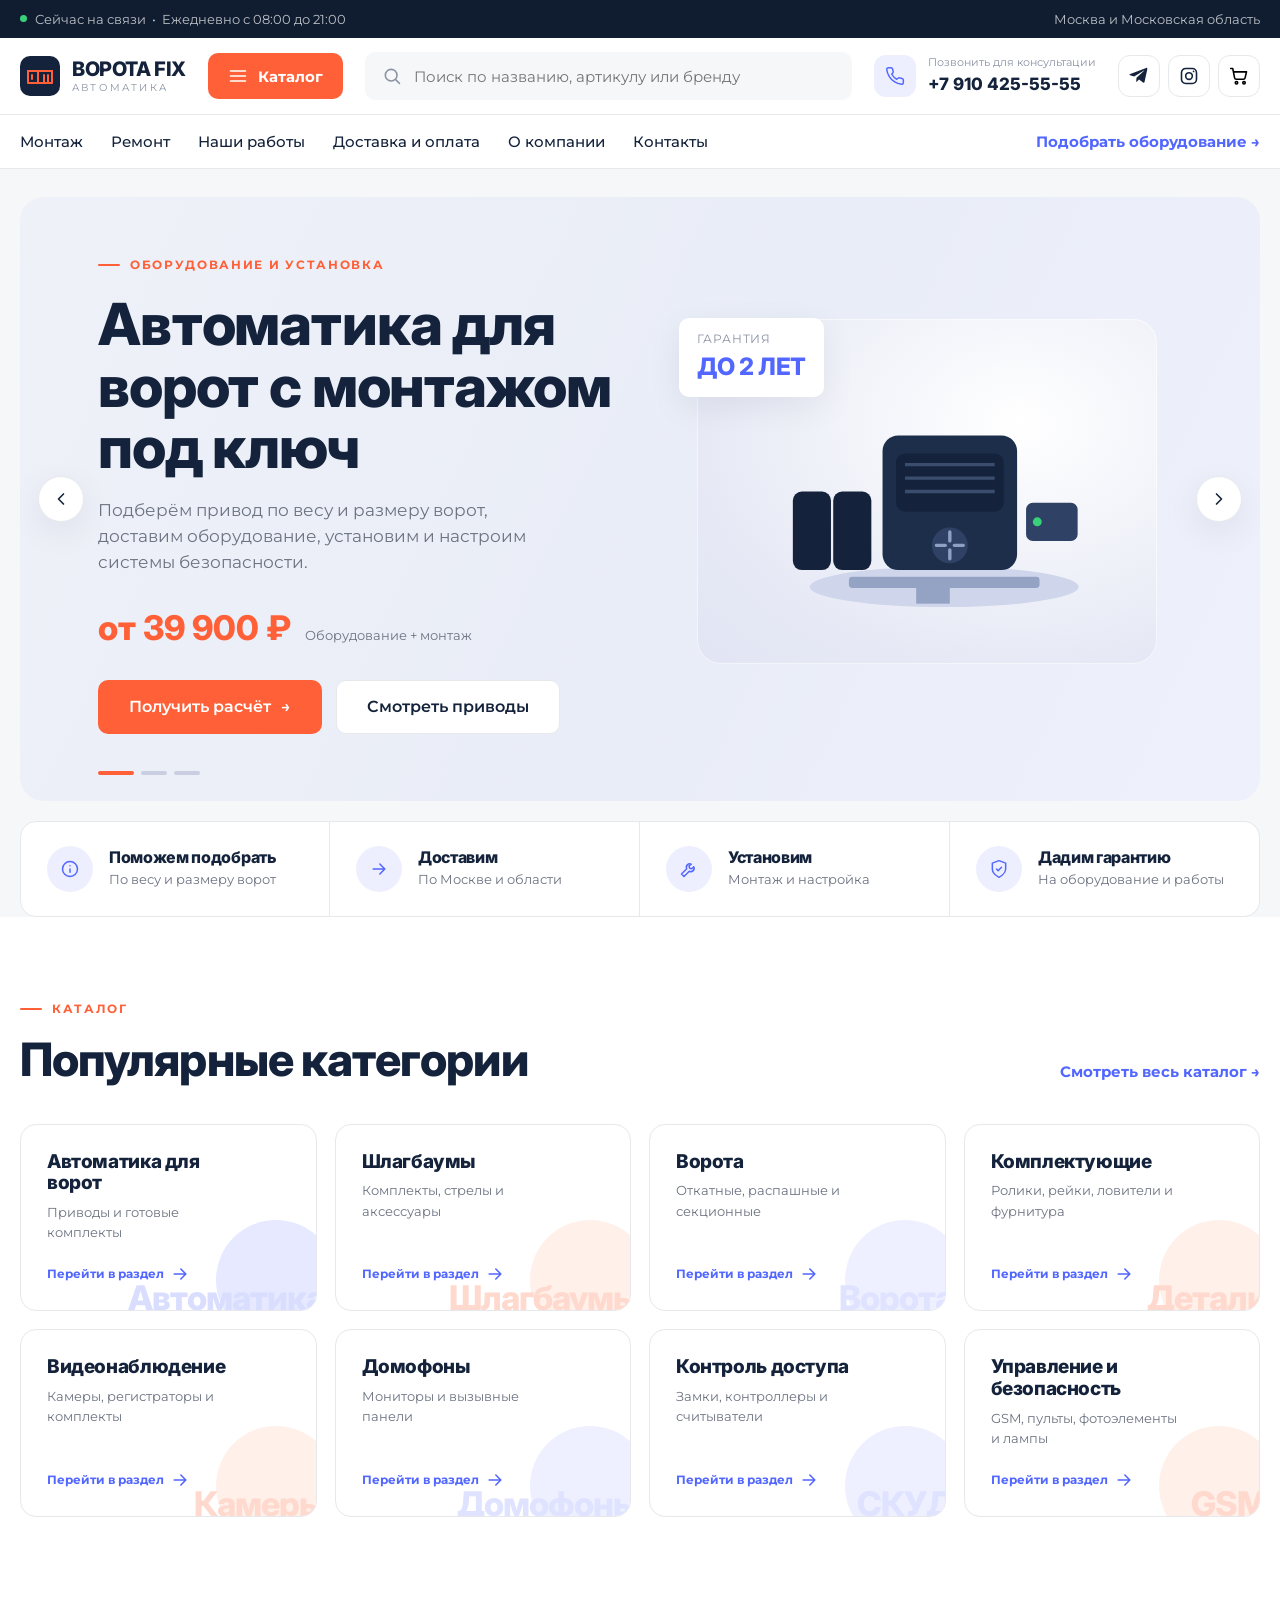
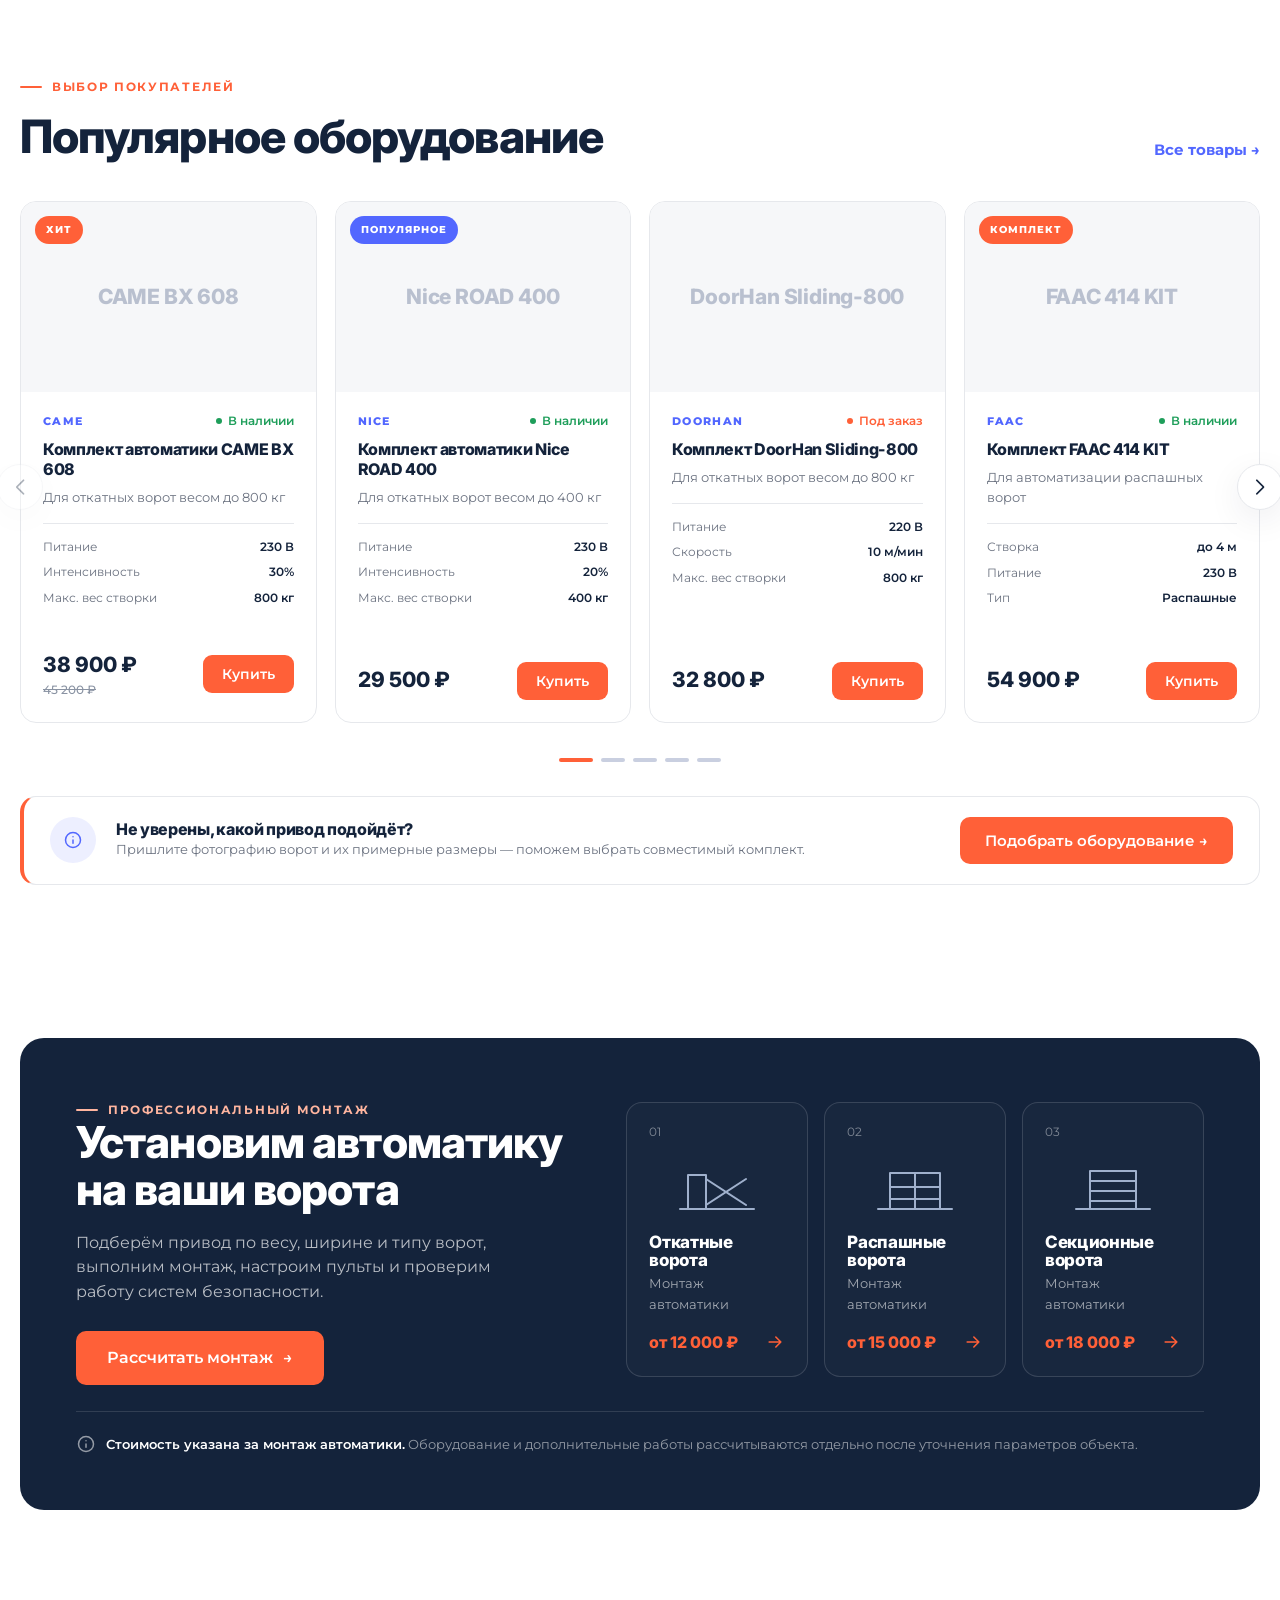
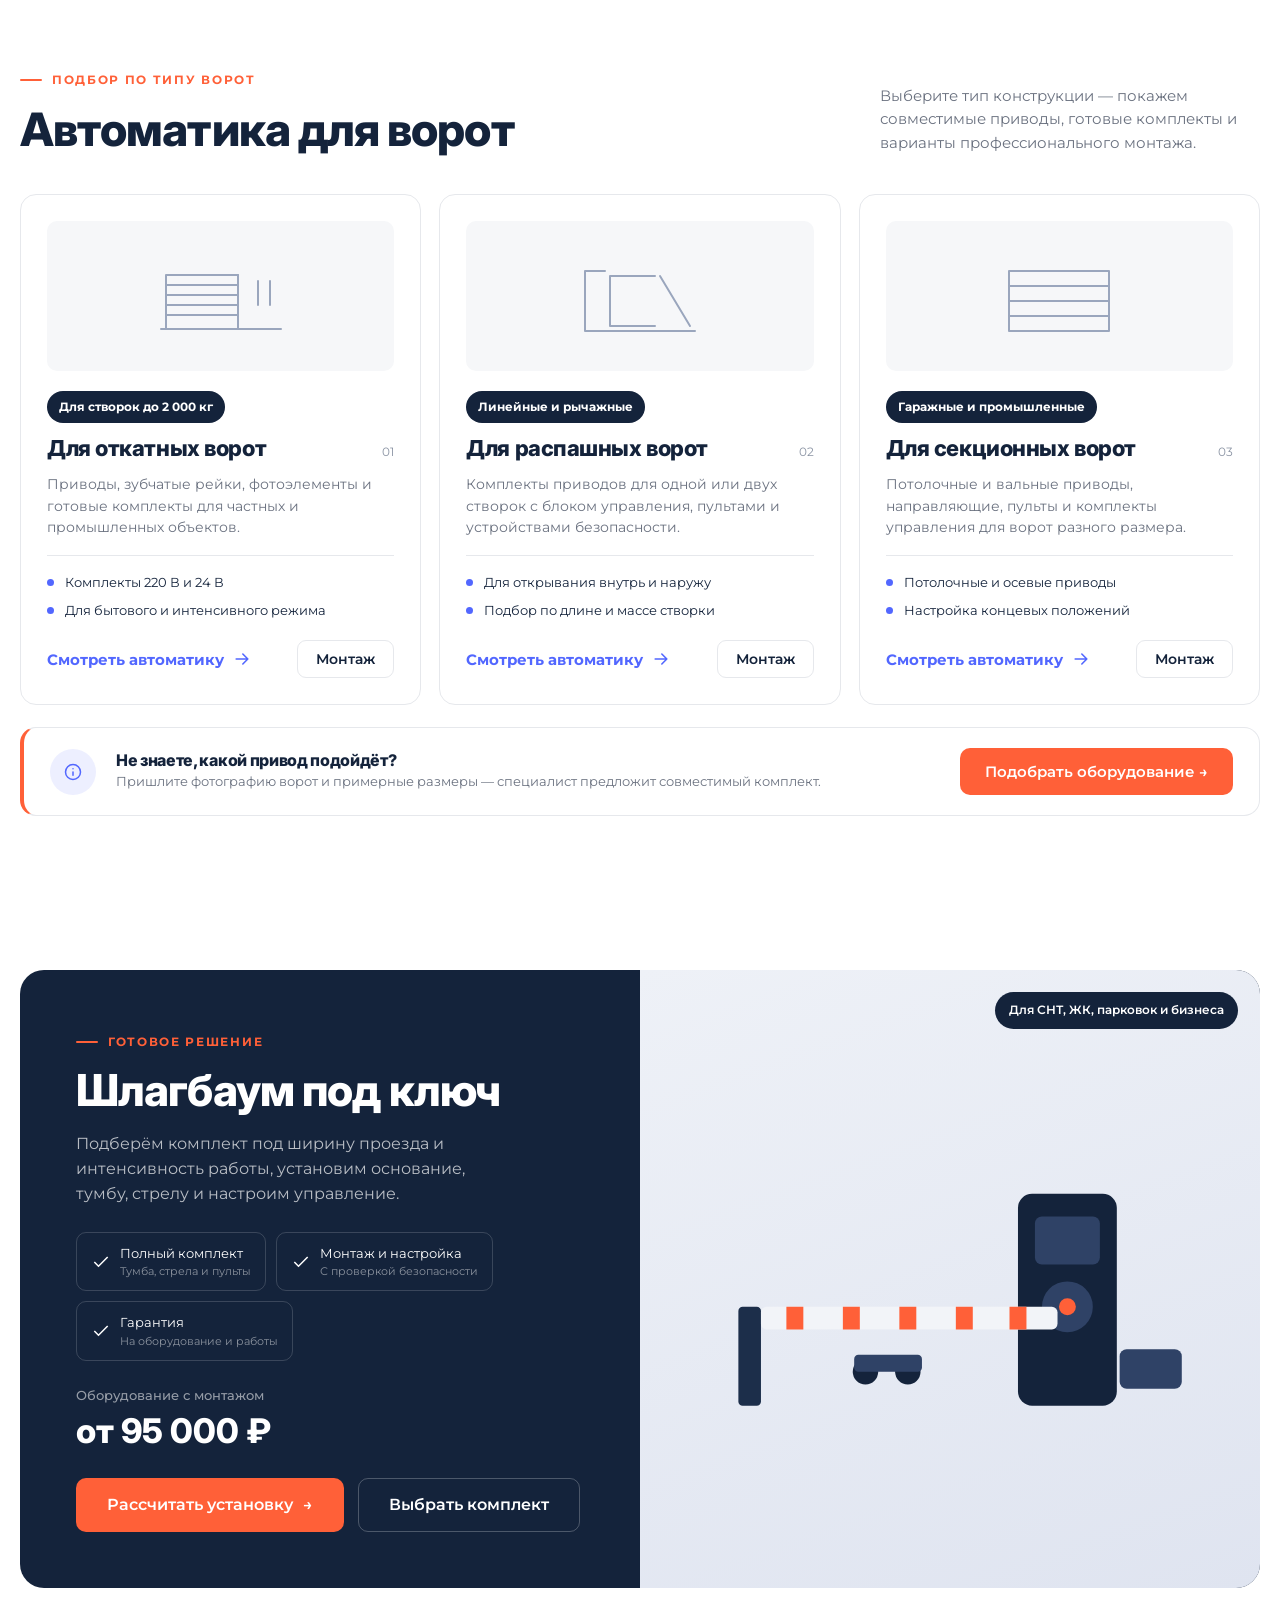
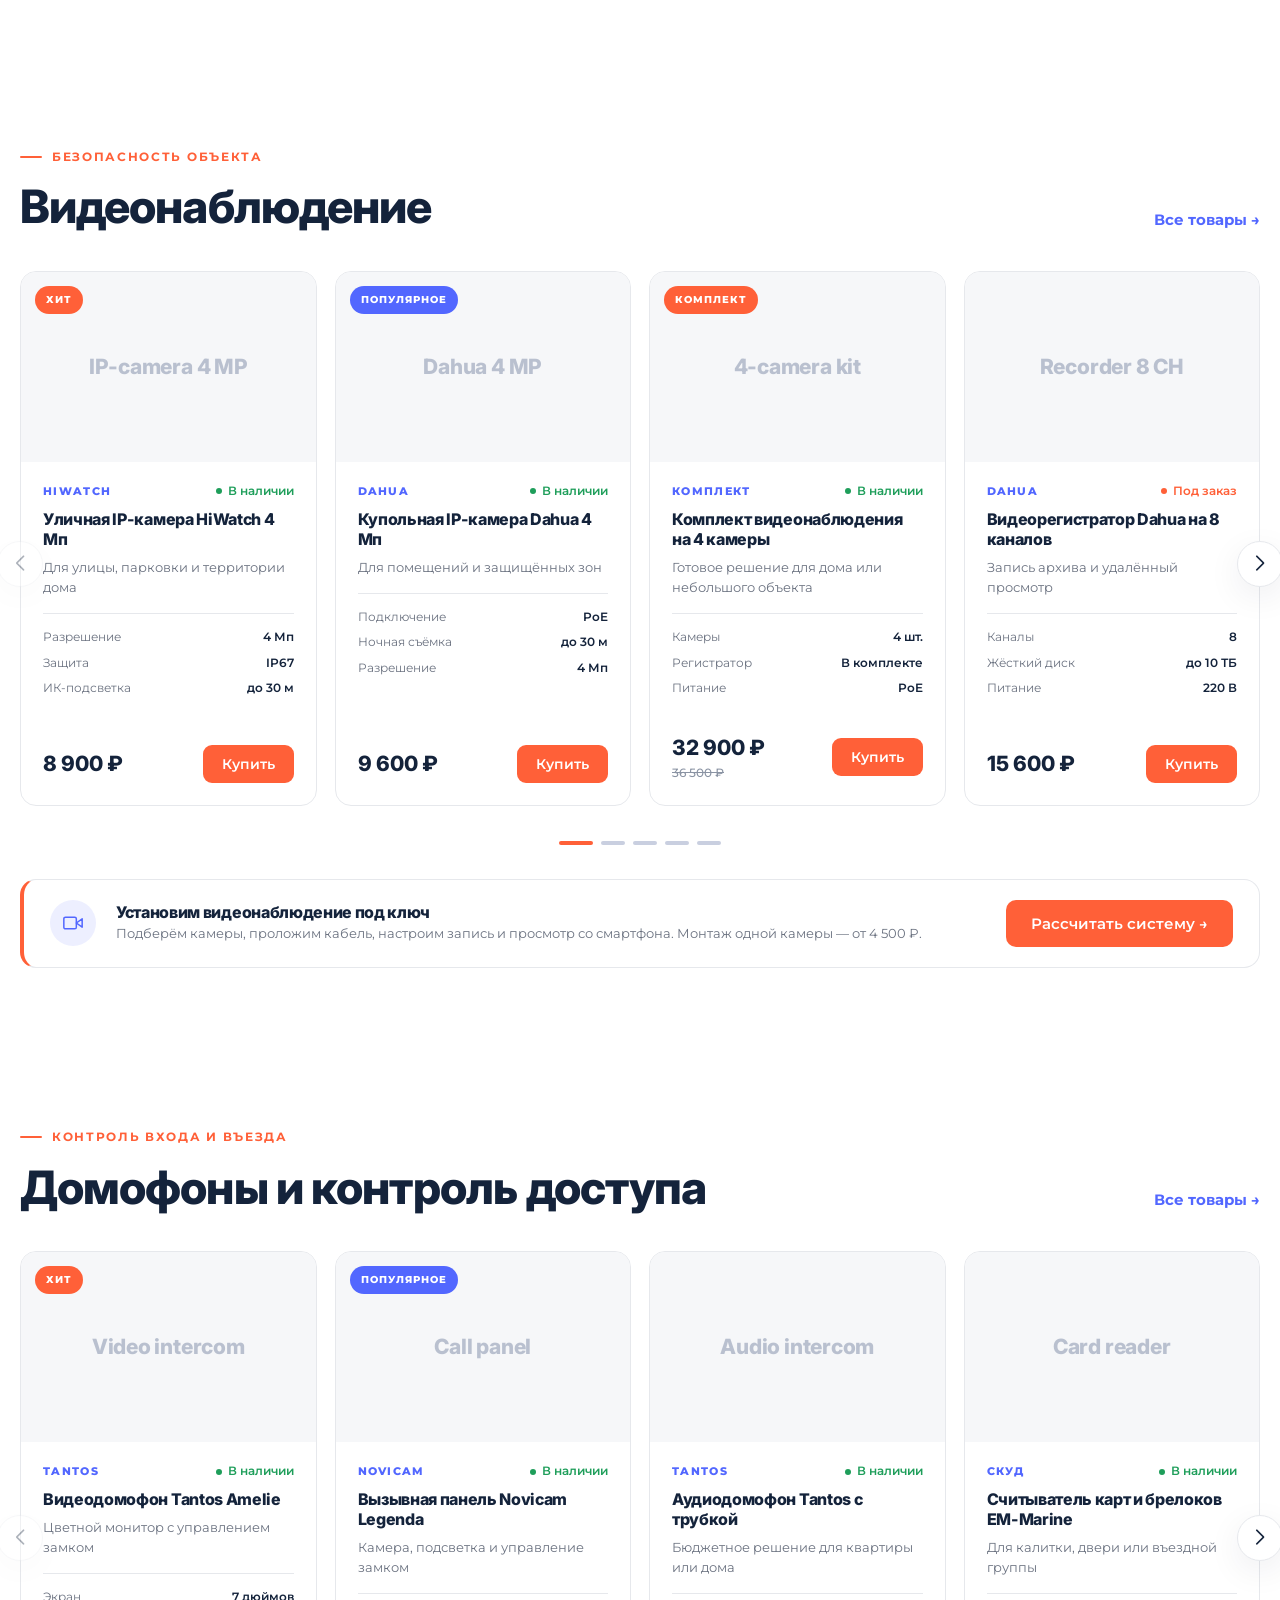
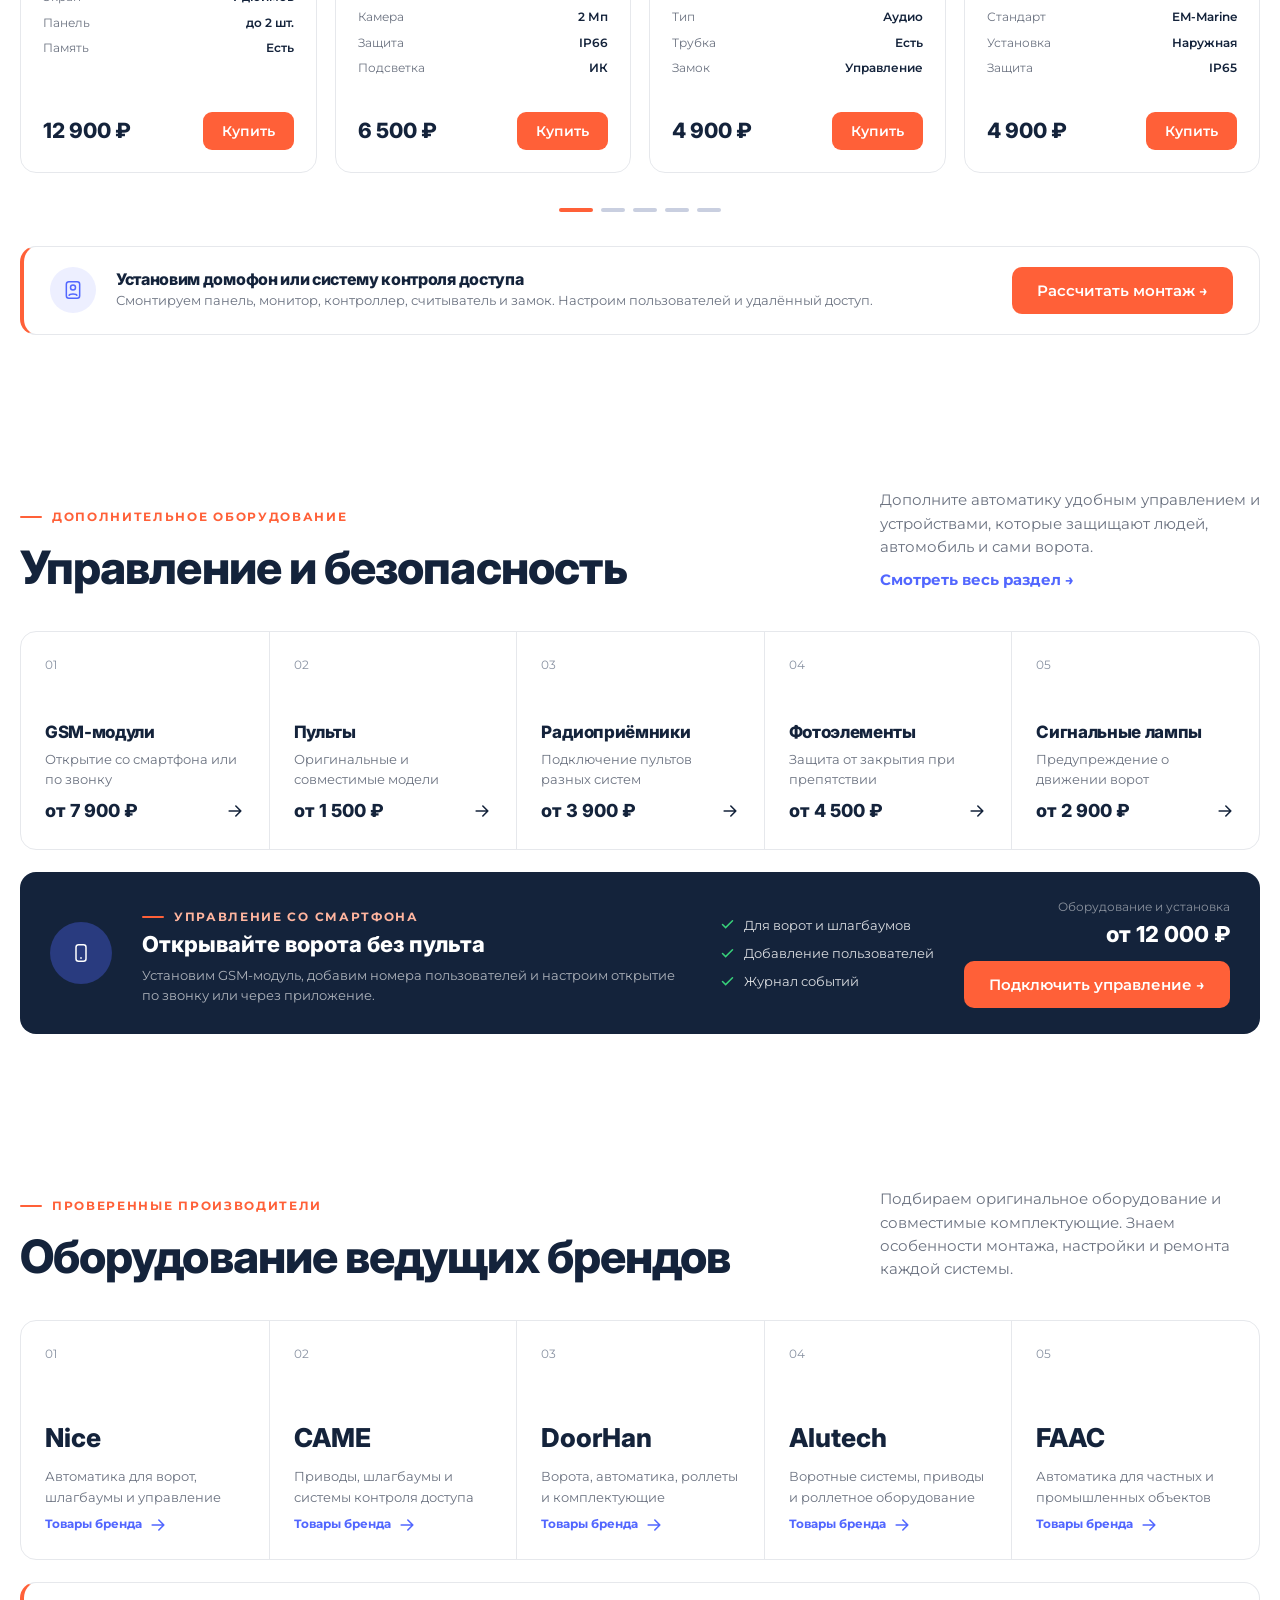
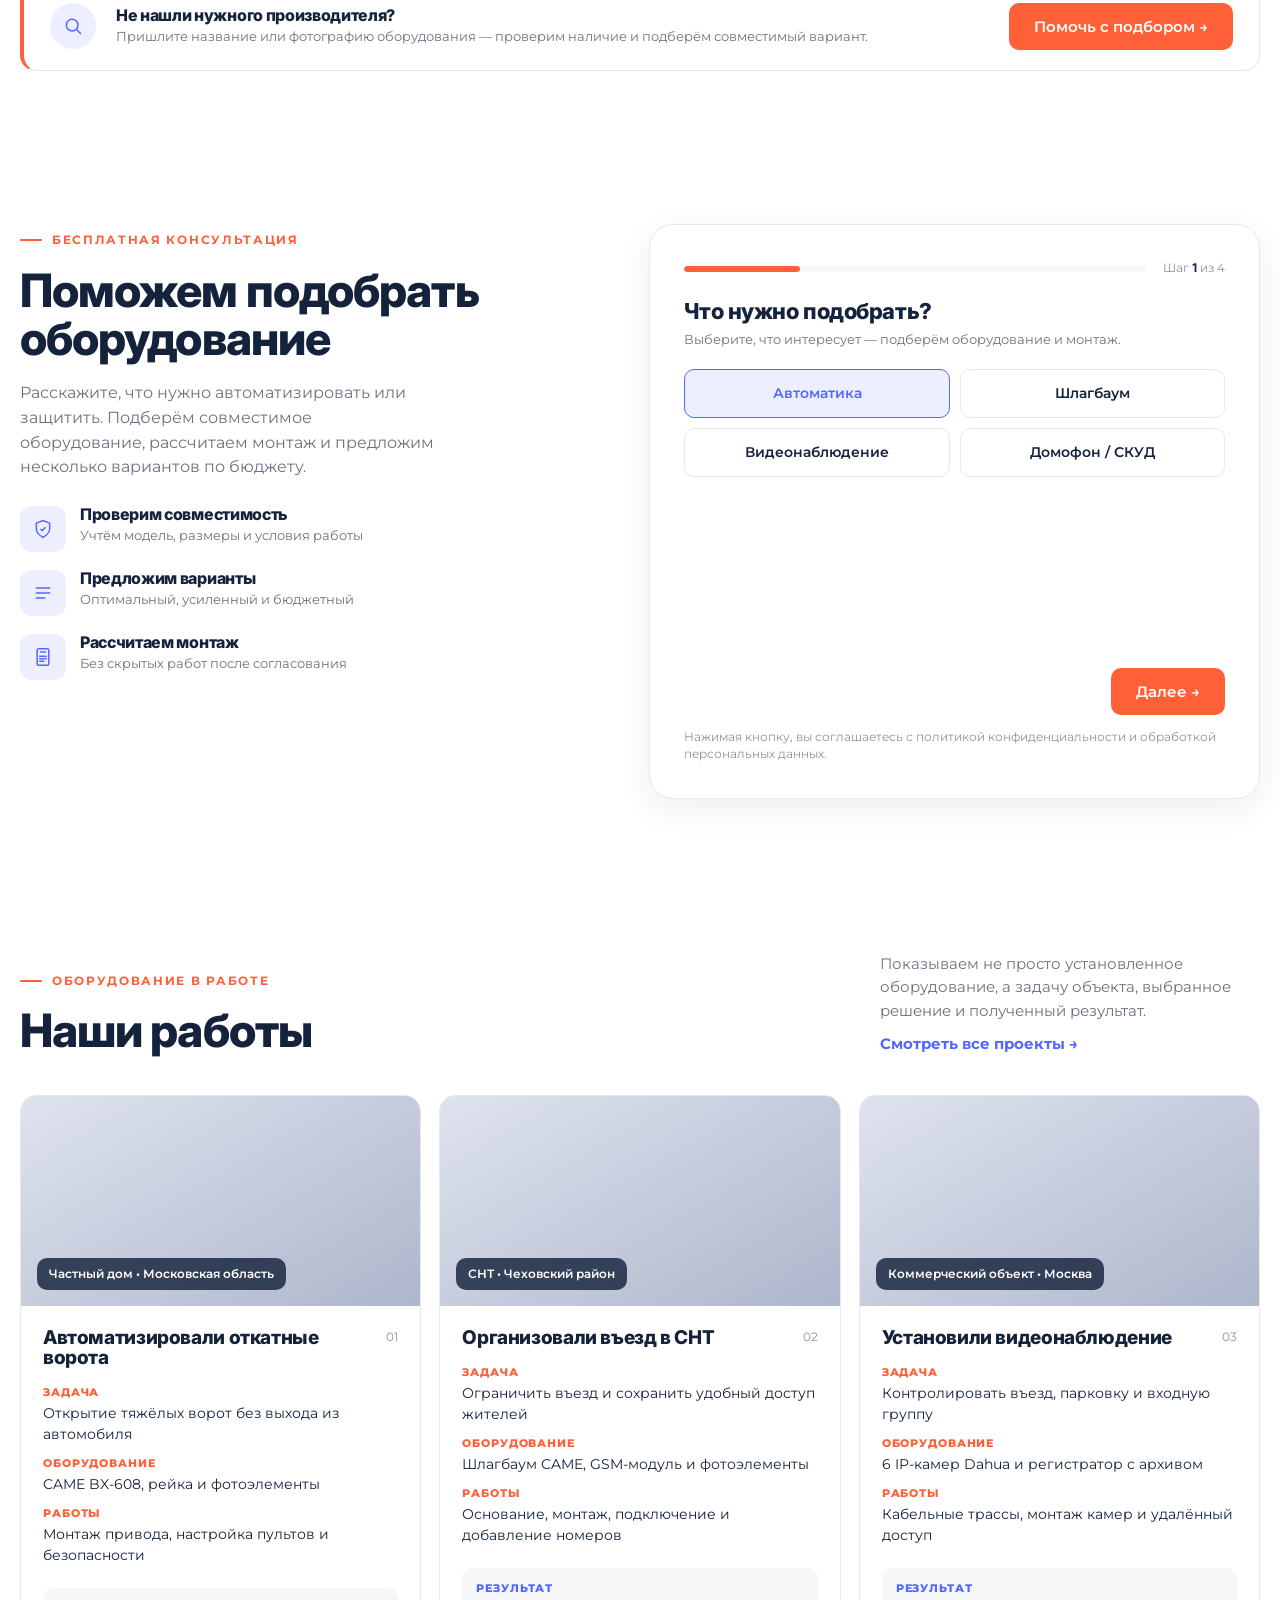
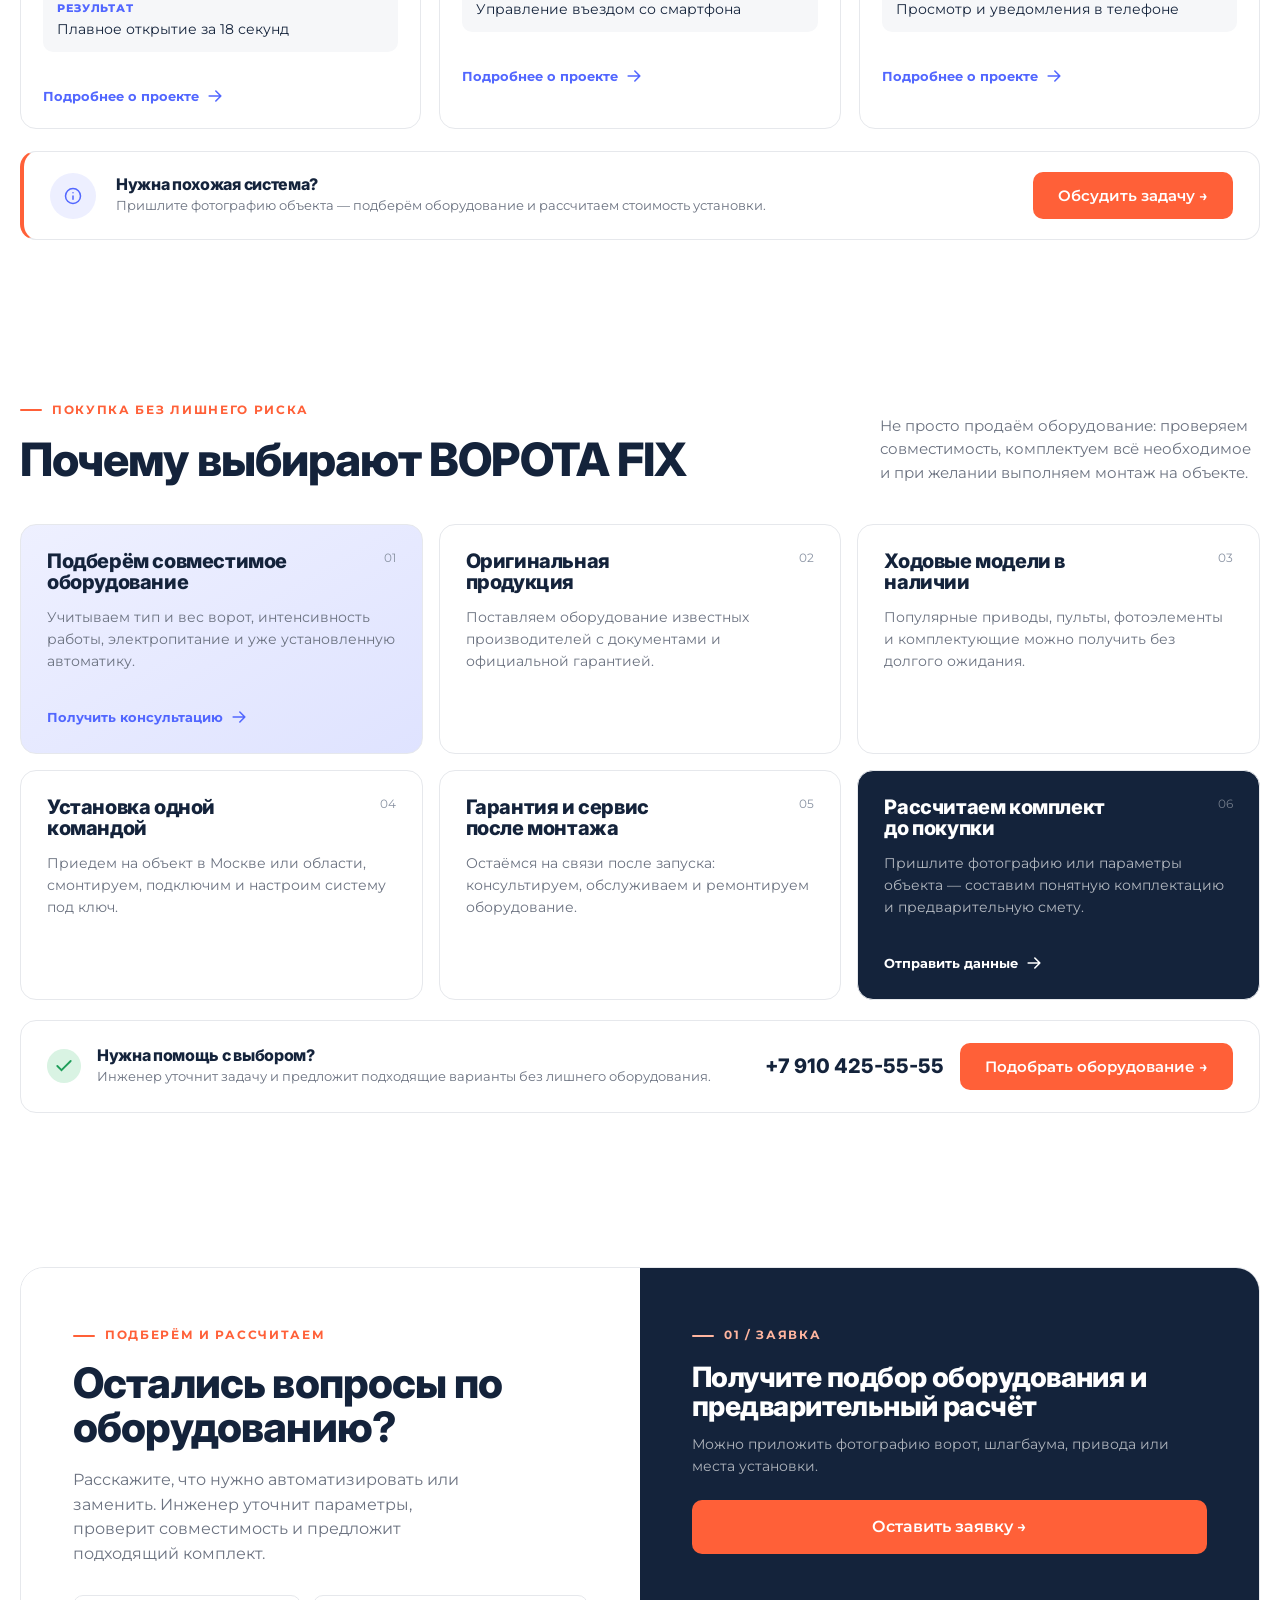
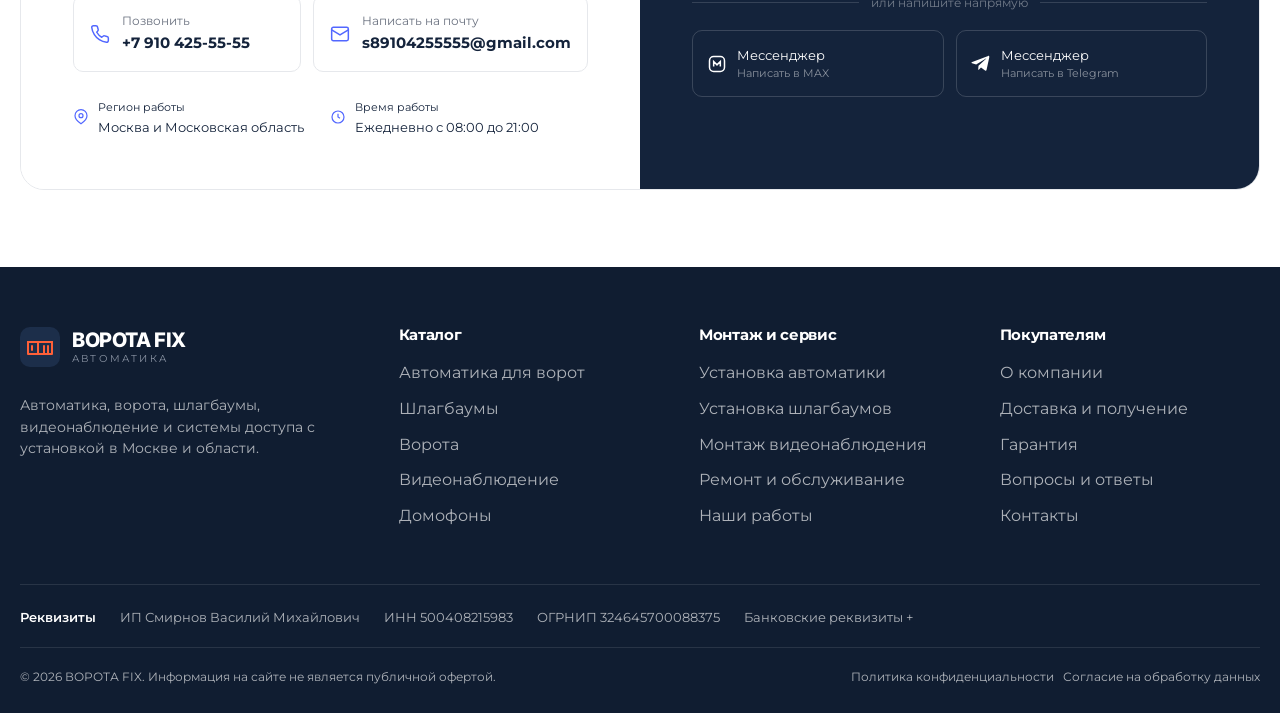
<file: index.html>
<!DOCTYPE html>
<html lang="ru">
<head>
  <meta charset="UTF-8">
  <meta name="viewport" content="width=device-width, initial-scale=1">
  <title>ВОРОТА FIX — автоматика для ворот с монтажом под ключ в Москве и области</title>
  <meta name="description" content="Подбор, продажа и установка автоматики для откатных, распашных и секционных ворот. Шлагбаумы, видеонаблюдение, домофоны и СКУД. Гарантия до 2 лет. Москва и Московская область.">
  <link rel="preconnect" href="https://fonts.googleapis.com">
  <link rel="stylesheet" href="https://cdn.jsdelivr.net/npm/swiper@11/swiper-bundle.min.css">
  <link rel="stylesheet" href="css/style.css">
</head>
<body data-page="home">

  <!-- ======= TOPBAR ======= -->
  <div class="topbar">
    <div class="container topbar__inner">
      <span class="topbar__item"><i class="dot"></i> Сейчас на связи &nbsp;•&nbsp; Ежедневно с 08:00 до 21:00</span>
      <span class="topbar__item">Москва и Московская область</span>
    </div>
  </div>

  <!-- ======= HEADER ======= -->
  <header class="header">
    <div class="container">
      <div class="header__main">
        <button class="burger" id="burger" aria-label="Меню" aria-expanded="false">
          <span></span><span></span><span></span>
        </button>

        <a class="logo" href="index.html">
          <svg class="logo__mark" viewBox="0 0 40 40" fill="none" aria-hidden="true">
            <rect width="40" height="40" rx="10" fill="#14233B"/>
            <path d="M8 27V15h10v12M18 15h14v12M8 27h24M12 19v4M24 19v8M28 19v8" stroke="#FF6038" stroke-width="2" stroke-linecap="round"/>
          </svg>
          <span class="logo__text">
            <span class="logo__name">ВОРОТА FIX</span>
            <span class="logo__sub">автоматика</span>
          </span>
        </a>

        <button type="button" class="catalog-btn" data-catalog-toggle aria-expanded="false" aria-haspopup="true">
          <svg class="catalog-btn__icon" viewBox="0 0 24 24" fill="none" stroke="currentColor" stroke-width="2" stroke-linecap="round">
            <line class="bar bar--1" x1="3" y1="6" x2="21" y2="6"/>
            <line class="bar bar--2" x1="3" y1="12" x2="21" y2="12"/>
            <line class="bar bar--3" x1="3" y1="18" x2="21" y2="18"/>
          </svg>
          Каталог
        </button>

        <form class="search" action="catalog.html" method="get" role="search">
          <svg class="icon" viewBox="0 0 24 24" fill="none" stroke="currentColor" stroke-width="1.9" stroke-linecap="round"><circle cx="11" cy="11" r="7"/><path d="m21 21-4.3-4.3"/></svg>
          <input type="search" name="search" placeholder="Поиск по названию, артикулу или бренду" aria-label="Поиск">
        </form>

        <div class="header__phone">
          <span class="header__phone-icon">
            <svg class="icon" viewBox="0 0 24 24" fill="none" stroke="currentColor" stroke-width="1.8" stroke-linecap="round" stroke-linejoin="round"><path d="M22 16.9v3a2 2 0 0 1-2.2 2 19.8 19.8 0 0 1-8.6-3.1 19.5 19.5 0 0 1-6-6A19.8 19.8 0 0 1 2.1 4.2 2 2 0 0 1 4.1 2h3a2 2 0 0 1 2 1.7c.1.9.4 1.8.7 2.6a2 2 0 0 1-.5 2.1L8.1 9.9a16 16 0 0 0 6 6l1.5-1.2a2 2 0 0 1 2.1-.5c.8.3 1.7.6 2.6.7a2 2 0 0 1 1.7 2z"/></svg>
          </span>
          <span>
            <small>Позвонить для консультации</small>
            <a href="tel:+79104255555" data-phone-link data-phone>+7 910 425-55-55</a>
          </span>
        </div>

        <div class="header__socials">
          <a class="social-btn" href="https://t.me/+79104255555" target="_blank" rel="noopener" aria-label="Telegram">
            <svg class="icon" viewBox="0 0 24 24" fill="currentColor"><path d="M21.9 4.3 18.7 19c-.2 1-.9 1.3-1.8.8l-4.9-3.6-2.4 2.3c-.3.3-.5.5-1 .5l.4-5 9.1-8.2c.4-.4-.1-.6-.6-.2L6.2 12.7l-4.9-1.5c-1-.3-1-1 .2-1.5l19.1-7.4c.9-.3 1.6.2 1.3 2z"/></svg>
          </a>
          <a class="social-btn" href="https://instagram.com/" target="_blank" rel="noopener" aria-label="Instagram">
            <svg class="icon" viewBox="0 0 24 24" fill="none" stroke="currentColor" stroke-width="1.9"><rect x="3" y="3" width="18" height="18" rx="5"/><circle cx="12" cy="12" r="4"/><circle cx="17.5" cy="6.5" r="1" fill="currentColor" stroke="none"/></svg>
          </a>
          <button class="cart-btn" data-cart-open aria-label="Корзина">
            <svg class="icon" viewBox="0 0 24 24" fill="none" stroke="currentColor" stroke-width="1.9" stroke-linecap="round" stroke-linejoin="round"><circle cx="9" cy="20" r="1.5"/><circle cx="18" cy="20" r="1.5"/><path d="M2 3h2.5l2.2 11.2a2 2 0 0 0 2 1.6h8.6a2 2 0 0 0 2-1.6L21 7H6"/></svg>
            <span class="cart-btn__count" data-cart-count data-empty="true">0</span>
          </button>
        </div>
      </div>
    </div>

    <nav class="header__nav" id="header-nav">
      <div class="container header__nav-inner">
        <span class="nav-label">Меню</span>
        <ul>
          <li class="nav-catalog">
            <button type="button" class="nav-acc" data-submenu-toggle aria-expanded="false">
              <span>Каталог</span>
              <i class="nav-acc__chev"></i>
            </button>
            <ul class="nav-submenu" id="nav-submenu"></ul>
          </li>
          <li><a href="#mount">Монтаж</a></li>
          <li><a href="#mount">Ремонт</a></li>
          <li><a href="#works">Наши работы</a></li>
          <li><a href="#contacts">Доставка и оплата</a></li>
          <li><a href="#why">О компании</a></li>
          <li><a href="#contacts">Контакты</a></li>
        </ul>
        <ul class="nav-cta-wrap"><li><a class="nav-cta" href="#lead">Подобрать оборудование →</a></li></ul>

        <div class="nav-mobile">
          <span class="nav-label">Контакты</span>
          <a class="nav-mobile__phone" href="tel:+79104255555" data-phone-link>
            <svg class="icon" viewBox="0 0 24 24" fill="none" stroke="currentColor" stroke-width="1.8" stroke-linecap="round" stroke-linejoin="round"><path d="M22 16.9v3a2 2 0 0 1-2.2 2 19.8 19.8 0 0 1-8.6-3.1 19.5 19.5 0 0 1-6-6A19.8 19.8 0 0 1 2.1 4.2 2 2 0 0 1 4.1 2h3a2 2 0 0 1 2 1.7c.1.9.4 1.8.7 2.6a2 2 0 0 1-.5 2.1L8.1 9.9a16 16 0 0 0 6 6l1.5-1.2a2 2 0 0 1 2.1-.5c.8.3 1.7.6 2.6.7a2 2 0 0 1 1.7 2z"/></svg>
            <span class="nav-mobile__phone-text">
              <small>Позвонить для консультации</small>
              <span data-phone>+7 910 425-55-55</span>
            </span>
          </a>
          <div class="nav-mobile__socials">
            <a class="nav-social" href="https://t.me/+79104255555" target="_blank" rel="noopener" aria-label="Telegram">
              <span class="nav-social__icon"><svg class="icon" viewBox="0 0 24 24" fill="currentColor"><path d="M21.9 4.3 18.7 19c-.2 1-.9 1.3-1.8.8l-4.9-3.6-2.4 2.3c-.3.3-.5.5-1 .5l.4-5 9.1-8.2c.4-.4-.1-.6-.6-.2L6.2 12.7l-4.9-1.5c-1-.3-1-1 .2-1.5l19.1-7.4c.9-.3 1.6.2 1.3 2z"/></svg></span>
              <span>Telegram</span>
            </a>
            <a class="nav-social" href="https://instagram.com/" target="_blank" rel="noopener" aria-label="Instagram">
              <span class="nav-social__icon"><svg class="icon" viewBox="0 0 24 24" fill="none" stroke="currentColor" stroke-width="1.9"><rect x="3" y="3" width="18" height="18" rx="5"/><circle cx="12" cy="12" r="4"/><circle cx="17.5" cy="6.5" r="1" fill="currentColor" stroke="none"/></svg></span>
              <span>Instagram</span>
            </a>
          </div>
          <button type="button" class="btn btn--primary btn--block" data-callback>Заказать звонок</button>
        </div>
      </div>
    </nav>

    <div class="megamenu" id="catalog-megamenu">
      <div class="container">
        <div class="megamenu__grid" id="catalog-megamenu-grid"></div>
        <div class="megamenu__foot">
          <a class="section__link" href="catalog.html">Смотреть весь каталог →</a>
          <a class="megamenu__phone" href="tel:+79104255555" data-phone-link>
            <svg class="icon" viewBox="0 0 24 24" fill="none" stroke="currentColor" stroke-width="1.8" stroke-linecap="round" stroke-linejoin="round"><path d="M22 16.9v3a2 2 0 0 1-2.2 2 19.8 19.8 0 0 1-8.6-3.1 19.5 19.5 0 0 1-6-6A19.8 19.8 0 0 1 2.1 4.2 2 2 0 0 1 4.1 2h3a2 2 0 0 1 2 1.7c.1.9.4 1.8.7 2.6a2 2 0 0 1-.5 2.1L8.1 9.9a16 16 0 0 0 6 6l1.5-1.2a2 2 0 0 1 2.1-.5c.8.3 1.7.6 2.6.7a2 2 0 0 1 1.7 2z"/></svg>
            <span data-phone>+7 910 425-55-55</span>
          </a>
        </div>
      </div>
    </div>
  </header>

  <div class="nav-backdrop" id="nav-backdrop"></div>

  <main>
    <!-- ======= HERO ======= -->
    <section class="hero">
      <div class="container">
        <div class="hero__inner" id="hero-slider">
          <div class="hero__track" id="hero-track">

            <div class="hero__slide">
              <div>
                <span class="label">Оборудование и установка</span>
                <h1 class="hero__title">Автоматика для ворот с монтажом под&nbsp;ключ</h1>
                <p class="hero__sub">Подберём привод по весу и размеру ворот, доставим оборудование, установим и настроим системы безопасности.</p>
                <div class="hero__price"><b>от 39 900 ₽</b><span>Оборудование + монтаж</span></div>
                <div class="hero__actions">
                  <a class="btn btn--primary btn--lg" href="#lead">Получить расчёт <span class="btn__arrow">→</span></a>
                  <a class="btn btn--ghost btn--lg" href="catalog.html?cat=avtomatika">Смотреть приводы</a>
                </div>
              </div>
              <div class="hero__media">
                <span class="hero__badge">Гарантия<b>до 2 лет</b></span>
                <div class="hero__art" aria-hidden="true">
                  <svg viewBox="0 0 320 240" fill="none">
                    <ellipse cx="175" cy="205" rx="120" ry="18" fill="#cfd6ec"/>
                    <rect x="120" y="70" width="120" height="120" rx="14" fill="#1c2e4a"/>
                    <rect x="132" y="86" width="96" height="52" rx="8" fill="#14233B"/>
                    <path d="M140 96h80M140 108h80M140 120h80" stroke="#3a4d6e" stroke-width="3"/>
                    <circle cx="180" cy="168" r="16" fill="#2f4266"/>
                    <path d="M180 156v8M180 172v8M168 168h8M184 168h8" stroke="#8fa1c2" stroke-width="3" stroke-linecap="round"/>
                    <rect x="40" y="120" width="34" height="70" rx="8" fill="#14233B"/>
                    <rect x="76" y="120" width="34" height="70" rx="8" fill="#14233B"/>
                    <rect x="248" y="130" width="46" height="34" rx="6" fill="#2f4266"/>
                    <circle cx="258" cy="147" r="4" fill="#38d17a"/>
                    <rect x="90" y="196" width="170" height="10" rx="3" fill="#94a3c4"/>
                    <rect x="150" y="206" width="30" height="14" fill="#94a3c4"/>
                  </svg>
                </div>
              </div>
            </div>

            <div class="hero__slide">
              <div>
                <span class="label">Готовое решение</span>
                <h2 class="hero__title">Шлагбаум под ключ для&nbsp;СНТ и&nbsp;ЖК</h2>
                <p class="hero__sub">Подберём комплект под ширину проезда и интенсивность работы, установим основание, стрелу и настроим управление.</p>
                <div class="hero__price"><b>от 95 000 ₽</b><span>Оборудование + монтаж</span></div>
                <div class="hero__actions">
                  <a class="btn btn--primary btn--lg" href="#lead">Рассчитать установку <span class="btn__arrow">→</span></a>
                  <a class="btn btn--ghost btn--lg" href="catalog.html?cat=shlagbaumy">Выбрать комплект</a>
                </div>
              </div>
              <div class="hero__media">
                <span class="hero__badge">Монтаж<b>под ключ</b></span>
                <div class="hero__art" aria-hidden="true">
                  <svg viewBox="0 0 320 240" fill="none">
                    <ellipse cx="165" cy="205" rx="120" ry="18" fill="#cfd6ec"/>
                    <rect x="30" y="120" width="14" height="70" rx="3" fill="#1c2e4a"/>
                    <rect x="200" y="70" width="70" height="120" rx="12" fill="#1c2e4a"/>
                    <rect x="212" y="86" width="46" height="34" rx="6" fill="#2f4266"/>
                    <circle cx="235" cy="150" r="18" fill="#2f4266"/>
                    <circle cx="235" cy="150" r="6" fill="#FF6038"/>
                    <rect x="42" y="120" width="164" height="14" rx="4" fill="#f2f4f8"/>
                    <path d="M64 120v14M104 120v14M144 120v14M184 120v14" stroke="#FF6038" stroke-width="10"/>
                    <rect x="255" y="170" width="44" height="26" rx="5" fill="#2f4266"/>
                  </svg>
                </div>
              </div>
            </div>

            <div class="hero__slide">
              <div>
                <span class="label">Безопасность объекта</span>
                <h2 class="hero__title">Видеонаблюдение под&nbsp;ключ</h2>
                <p class="hero__sub">Подберём камеры, проложим кабель, настроим запись и просмотр со смартфона в любое время.</p>
                <div class="hero__price"><b>от 8 900 ₽</b><span>Камера + монтаж</span></div>
                <div class="hero__actions">
                  <a class="btn btn--primary btn--lg" href="#lead">Рассчитать систему <span class="btn__arrow">→</span></a>
                  <a class="btn btn--ghost btn--lg" href="catalog.html?cat=videonablyudenie">Смотреть камеры</a>
                </div>
              </div>
              <div class="hero__media">
                <span class="hero__badge">Гарантия<b>до 2 лет</b></span>
                <div class="hero__art" aria-hidden="true">
                  <svg viewBox="0 0 320 240" fill="none">
                    <ellipse cx="165" cy="205" rx="108" ry="16" fill="#cfd6ec"/>
                    <rect x="70" y="70" width="130" height="80" rx="16" fill="#1c2e4a"/>
                    <circle cx="120" cy="110" r="26" fill="#2f4266"/>
                    <circle cx="120" cy="110" r="10" fill="#8fa1c2"/>
                    <circle cx="112" cy="102" r="4" fill="#e6ebf7"/>
                    <rect x="200" y="92" width="60" height="36" rx="8" fill="#2f4266"/>
                    <path d="M230 128v30" stroke="#5b6b8a" stroke-width="6"/>
                    <rect x="60" y="150" width="160" height="12" rx="4" fill="#94a3c4"/>
                    <rect x="132" y="162" width="20" height="30" fill="#94a3c4"/>
                  </svg>
                </div>
              </div>
            </div>

          </div>

          <button class="hero__nav hero__nav--prev" data-hero-prev aria-label="Предыдущий слайд">
            <svg class="icon" viewBox="0 0 24 24" fill="none" stroke="currentColor" stroke-width="2" stroke-linecap="round" stroke-linejoin="round"><path d="M15 6l-6 6 6 6"/></svg>
          </button>
          <button class="hero__nav hero__nav--next" data-hero-next aria-label="Следующий слайд">
            <svg class="icon" viewBox="0 0 24 24" fill="none" stroke="currentColor" stroke-width="2" stroke-linecap="round" stroke-linejoin="round"><path d="M9 6l6 6-6 6"/></svg>
          </button>

          <div class="hero__dots" id="hero-dots"></div>
        </div>

        <div class="hero__features">
          <div class="hero__feature">
            <span class="hero__feature-icon"><svg class="icon" viewBox="0 0 24 24" fill="none" stroke="currentColor" stroke-width="1.8" stroke-linecap="round"><circle cx="12" cy="12" r="9"/><path d="M12 16v-4M12 8h.01"/></svg></span>
            <div><h3>Поможем подобрать</h3><p>По весу и размеру ворот</p></div>
          </div>
          <div class="hero__feature">
            <span class="hero__feature-icon"><svg class="icon" viewBox="0 0 24 24" fill="none" stroke="currentColor" stroke-width="1.8" stroke-linecap="round" stroke-linejoin="round"><path d="M5 12h14M13 6l6 6-6 6"/></svg></span>
            <div><h3>Доставим</h3><p>По Москве и области</p></div>
          </div>
          <div class="hero__feature">
            <span class="hero__feature-icon"><svg class="icon" viewBox="0 0 24 24" fill="none" stroke="currentColor" stroke-width="1.8" stroke-linecap="round" stroke-linejoin="round"><path d="M14.7 6.3a4 4 0 0 0-5.4 5.4L3 18l3 3 6.3-6.3a4 4 0 0 0 5.4-5.4l-2.4 2.4-2.6-.7-.7-2.6z"/></svg></span>
            <div><h3>Установим</h3><p>Монтаж и настройка</p></div>
          </div>
          <div class="hero__feature">
            <span class="hero__feature-icon"><svg class="icon" viewBox="0 0 24 24" fill="none" stroke="currentColor" stroke-width="1.8" stroke-linecap="round" stroke-linejoin="round"><path d="M12 22s8-4 8-10V5l-8-3-8 3v7c0 6 8 10 8 10z"/><path d="m9 12 2 2 4-4"/></svg></span>
            <div><h3>Дадим гарантию</h3><p>На оборудование и работы</p></div>
          </div>
        </div>
      </div>
    </section>

    <!-- ======= КАТЕГОРИИ ======= -->
    <section class="section">
      <div class="container">
        <div class="section__head">
          <div>
            <span class="label">Каталог</span>
            <h2 class="section__title">Популярные категории</h2>
          </div>
          <a class="section__link" href="catalog.html">Смотреть весь каталог →</a>
        </div>
        <div class="cats-grid" id="cats-grid"></div>
      </div>
    </section>

    <!-- ======= ПОПУЛЯРНОЕ ОБОРУДОВАНИЕ ======= -->
    <section class="section section--tight">
      <div class="container">
        <div class="section__head">
          <div>
            <span class="label">Выбор покупателей</span>
            <h2 class="section__title">Популярное оборудование</h2>
          </div>
          <a class="section__link" href="catalog.html">Все товары →</a>
        </div>
        <div class="products-slider">
          <div class="swiper products-swiper">
            <div class="swiper-wrapper" id="showcase-avtomatika"></div>
            <div class="swiper-pagination"></div>
          </div>
          <button type="button" class="swiper-button-prev" aria-label="Назад"></button>
          <button type="button" class="swiper-button-next" aria-label="Вперёд"></button>
        </div>
        <div class="cta-strip">
          <span class="cta-strip__icon"><svg class="icon" viewBox="0 0 24 24" fill="none" stroke="currentColor" stroke-width="1.8" stroke-linecap="round"><circle cx="12" cy="12" r="9"/><path d="M12 16v-4M12 8h.01"/></svg></span>
          <div>
            <h3>Не уверены, какой привод подойдёт?</h3>
            <p>Пришлите фотографию ворот и их примерные размеры — поможем выбрать совместимый комплект.</p>
          </div>
          <a class="btn btn--primary" href="#lead">Подобрать оборудование →</a>
        </div>
      </div>
    </section>

    <!-- ======= УСТАНОВКА / МОНТАЖ ======= -->
    <section class="section" id="mount">
      <div class="container">
        <div class="dark-block">
          <div class="dark-block__grid">
            <div>
              <span class="label">Профессиональный монтаж</span>
              <h2 class="dark-block__title">Установим автоматику на ваши ворота</h2>
              <p class="dark-block__text">Подберём привод по весу, ширине и типу ворот, выполним монтаж, настроим пульты и проверим работу систем безопасности.</p>
              <a class="btn btn--primary btn--lg" href="#lead">Рассчитать монтаж <span class="btn__arrow">→</span></a>
            </div>
            <div class="mount-grid" id="mount-grid"></div>
          </div>
          <div class="dark-note">
            <svg class="icon" viewBox="0 0 24 24" fill="none" stroke="currentColor" stroke-width="1.8" stroke-linecap="round"><circle cx="12" cy="12" r="9"/><path d="M12 16v-4M12 8h.01"/></svg>
            <span><b>Стоимость указана за монтаж автоматики.</b> Оборудование и дополнительные работы рассчитываются отдельно после уточнения параметров объекта.</span>
          </div>
        </div>
      </div>
    </section>

    <!-- ======= ТИПЫ ВОРОТ ======= -->
    <section class="section section--tight" id="gates">
      <div class="container">
        <div class="section__head">
          <div>
            <span class="label">Подбор по типу ворот</span>
            <h2 class="section__title">Автоматика для ворот</h2>
          </div>
          <p class="section__side">Выберите тип конструкции — покажем совместимые приводы, готовые комплекты и варианты профессионального монтажа.</p>
        </div>
        <div class="gate-grid" id="gate-grid"></div>
        <div class="cta-strip">
          <span class="cta-strip__icon"><svg class="icon" viewBox="0 0 24 24" fill="none" stroke="currentColor" stroke-width="1.8" stroke-linecap="round"><circle cx="12" cy="12" r="9"/><path d="M12 16v-4M12 8h.01"/></svg></span>
          <div>
            <h3>Не знаете, какой привод подойдёт?</h3>
            <p>Пришлите фотографию ворот и примерные размеры — специалист предложит совместимый комплект.</p>
          </div>
          <a class="btn btn--primary" href="#lead">Подобрать оборудование →</a>
        </div>
      </div>
    </section>

    <!-- ======= ШЛАГБАУМ ======= -->
    <section class="section section--tight">
      <div class="container">
        <div class="split">
          <div class="split__body">
            <span class="label">Готовое решение</span>
            <h2 class="dark-block__title" style="margin-top:16px">Шлагбаум под ключ</h2>
            <p class="dark-block__text">Подберём комплект под ширину проезда и интенсивность работы, установим основание, тумбу, стрелу и настроим управление.</p>
            <div class="split__features">
              <span class="chip"><svg class="icon" viewBox="0 0 24 24" fill="none" stroke="currentColor" stroke-width="1.8"><path d="M20 6 9 17l-5-5"/></svg><span>Полный комплект<small>Тумба, стрела и пульты</small></span></span>
              <span class="chip"><svg class="icon" viewBox="0 0 24 24" fill="none" stroke="currentColor" stroke-width="1.8"><path d="M20 6 9 17l-5-5"/></svg><span>Монтаж и настройка<small>С проверкой безопасности</small></span></span>
              <span class="chip"><svg class="icon" viewBox="0 0 24 24" fill="none" stroke="currentColor" stroke-width="1.8"><path d="M20 6 9 17l-5-5"/></svg><span>Гарантия<small>На оборудование и работы</small></span></span>
            </div>
            <div class="split__price"><small>Оборудование с монтажом</small>от 95 000 ₽</div>
            <div class="split__actions">
              <a class="btn btn--primary btn--lg" href="#lead">Рассчитать установку <span class="btn__arrow">→</span></a>
              <a class="btn btn--ghost btn--lg" style="background:transparent;color:#fff;border-color:rgba(255,255,255,.24)" href="catalog.html?cat=shlagbaumy">Выбрать комплект</a>
            </div>
          </div>
          <div class="split__media">
            <span class="split__tag">Для СНТ, ЖК, парковок и бизнеса</span>
            <svg viewBox="0 0 360 260" fill="none" aria-hidden="true">
              <rect x="30" y="150" width="16" height="70" rx="3" fill="#1c2e4a"/>
              <rect x="228" y="70" width="70" height="150" rx="10" fill="#14233B"/>
              <rect x="240" y="86" width="46" height="34" rx="5" fill="#2f4266"/>
              <circle cx="263" cy="150" r="18" fill="#2f4266"/>
              <circle cx="263" cy="150" r="6" fill="#FF6038"/>
              <rect x="46" y="150" width="210" height="16" rx="4" fill="#f2f4f8"/>
              <path d="M70 150v16M110 150v16M150 150v16M190 150v16M228 150v16" stroke="#FF6038" stroke-width="12"/>
              <circle cx="120" cy="196" r="9" fill="#14233B"/><circle cx="150" cy="196" r="9" fill="#14233B"/>
              <rect x="112" y="184" width="48" height="12" rx="3" fill="#2f4266"/>
              <rect x="300" y="180" width="44" height="28" rx="5" fill="#2f4266"/>
            </svg>
          </div>
        </div>
      </div>
    </section>

    <!-- ======= ВИДЕОНАБЛЮДЕНИЕ ======= -->
    <section class="section section--tight">
      <div class="container">
        <div class="section__head">
          <div>
            <span class="label">Безопасность объекта</span>
            <h2 class="section__title">Видеонаблюдение</h2>
          </div>
          <a class="section__link" href="catalog.html?cat=videonablyudenie">Все товары →</a>
        </div>
        <div class="products-slider">
          <div class="swiper products-swiper">
            <div class="swiper-wrapper" id="showcase-video"></div>
            <div class="swiper-pagination"></div>
          </div>
          <button type="button" class="swiper-button-prev" aria-label="Назад"></button>
          <button type="button" class="swiper-button-next" aria-label="Вперёд"></button>
        </div>
        <div class="cta-strip">
          <span class="cta-strip__icon"><svg class="icon" viewBox="0 0 24 24" fill="none" stroke="currentColor" stroke-width="1.8" stroke-linecap="round" stroke-linejoin="round"><path d="M23 7l-7 5 7 5V7z"/><rect x="1" y="5" width="15" height="14" rx="2"/></svg></span>
          <div>
            <h3>Установим видеонаблюдение под ключ</h3>
            <p>Подберём камеры, проложим кабель, настроим запись и просмотр со смартфона. Монтаж одной камеры — от 4 500 ₽.</p>
          </div>
          <a class="btn btn--primary" href="#lead">Рассчитать систему →</a>
        </div>
      </div>
    </section>

    <!-- ======= ДОМОФОНЫ И СКУД ======= -->
    <section class="section section--tight">
      <div class="container">
        <div class="section__head">
          <div>
            <span class="label">Контроль входа и въезда</span>
            <h2 class="section__title">Домофоны и контроль доступа</h2>
          </div>
          <a class="section__link" href="catalog.html?cat=domofony">Все товары →</a>
        </div>
        <div class="products-slider">
          <div class="swiper products-swiper">
            <div class="swiper-wrapper" id="showcase-domofony"></div>
            <div class="swiper-pagination"></div>
          </div>
          <button type="button" class="swiper-button-prev" aria-label="Назад"></button>
          <button type="button" class="swiper-button-next" aria-label="Вперёд"></button>
        </div>
        <div class="cta-strip">
          <span class="cta-strip__icon"><svg class="icon" viewBox="0 0 24 24" fill="none" stroke="currentColor" stroke-width="1.8"><rect x="4" y="2" width="16" height="20" rx="3"/><circle cx="12" cy="9" r="3"/><path d="M7 19c1-3 9-3 10 0"/></svg></span>
          <div>
            <h3>Установим домофон или систему контроля доступа</h3>
            <p>Смонтируем панель, монитор, контроллер, считыватель и замок. Настроим пользователей и удалённый доступ.</p>
          </div>
          <a class="btn btn--primary" href="#lead">Рассчитать монтаж →</a>
        </div>
      </div>
    </section>

    <!-- ======= УПРАВЛЕНИЕ И БЕЗОПАСНОСТЬ ======= -->
    <section class="section section--tight">
      <div class="container">
        <div class="section__head">
          <div>
            <span class="label">Дополнительное оборудование</span>
            <h2 class="section__title">Управление и безопасность</h2>
          </div>
          <p class="section__side">Дополните автоматику удобным управлением и устройствами, которые защищают людей, автомобиль и сами ворота.<br><a class="section__link" href="catalog.html?cat=upravlenie" style="margin-top:10px">Смотреть весь раздел →</a></p>
        </div>
        <div class="sec-grid" id="sec-grid"></div>

        <div class="notify">
          <span class="notify__icon"><svg class="icon" viewBox="0 0 24 24" fill="none" stroke="currentColor" stroke-width="1.8"><rect x="6" y="2" width="12" height="20" rx="3"/><path d="M11 18h2"/></svg></span>
          <div>
            <div class="label" style="color:#ffb59f">Управление со смартфона</div>
            <div class="notify__title">Открывайте ворота без пульта</div>
            <div class="notify__text">Установим GSM-модуль, добавим номера пользователей и настроим открытие по звонку или через приложение.</div>
          </div>
          <ul class="notify__list">
            <li><svg class="icon" viewBox="0 0 24 24" fill="none" stroke="currentColor" stroke-width="2.4" stroke-linecap="round"><path d="m20 6-11 11-5-5"/></svg> Для ворот и шлагбаумов</li>
            <li><svg class="icon" viewBox="0 0 24 24" fill="none" stroke="currentColor" stroke-width="2.4" stroke-linecap="round"><path d="m20 6-11 11-5-5"/></svg> Добавление пользователей</li>
            <li><svg class="icon" viewBox="0 0 24 24" fill="none" stroke="currentColor" stroke-width="2.4" stroke-linecap="round"><path d="m20 6-11 11-5-5"/></svg> Журнал событий</li>
          </ul>
          <div class="notify__cta">
            <small>Оборудование и установка</small>
            <b>от 12 000 ₽</b>
            <a class="btn btn--primary" href="#lead">Подключить управление →</a>
          </div>
        </div>
      </div>
    </section>

    <!-- ======= БРЕНДЫ ======= -->
    <section class="section section--tight">
      <div class="container">
        <div class="section__head">
          <div>
            <span class="label">Проверенные производители</span>
            <h2 class="section__title">Оборудование ведущих брендов</h2>
          </div>
          <p class="section__side">Подбираем оригинальное оборудование и совместимые комплектующие. Знаем особенности монтажа, настройки и ремонта каждой системы.</p>
        </div>
        <div class="brands-grid" id="brands-grid"></div>
        <div class="cta-strip">
          <span class="cta-strip__icon"><svg class="icon" viewBox="0 0 24 24" fill="none" stroke="currentColor" stroke-width="1.8" stroke-linecap="round"><circle cx="11" cy="11" r="7"/><path d="m21 21-4.3-4.3"/></svg></span>
          <div>
            <h3>Не нашли нужного производителя?</h3>
            <p>Пришлите название или фотографию оборудования — проверим наличие и подберём совместимый вариант.</p>
          </div>
          <a class="btn btn--primary" href="#lead">Помочь с подбором →</a>
        </div>
      </div>
    </section>

    <!-- ======= ФОРМА ПОДБОРА ======= -->
    <section class="section" id="lead">
      <div class="container">
        <div class="lead">
          <div>
            <span class="label">Бесплатная консультация</span>
            <h2 class="lead__title">Поможем подобрать оборудование</h2>
            <p class="lead__text">Расскажите, что нужно автоматизировать или защитить. Подберём совместимое оборудование, рассчитаем монтаж и предложим несколько вариантов по бюджету.</p>
            <div class="lead__points">
              <div class="lead__point">
                <span class="lead__point-icon"><svg class="icon" viewBox="0 0 24 24" fill="none" stroke="currentColor" stroke-width="1.8"><path d="M12 22s8-4 8-10V5l-8-3-8 3v7c0 6 8 10 8 10z"/><path d="m9 12 2 2 4-4"/></svg></span>
                <div><h3>Проверим совместимость</h3><p>Учтём модель, размеры и условия работы</p></div>
              </div>
              <div class="lead__point">
                <span class="lead__point-icon"><svg class="icon" viewBox="0 0 24 24" fill="none" stroke="currentColor" stroke-width="1.8" stroke-linecap="round"><path d="M4 6h16M4 12h16M4 18h10"/></svg></span>
                <div><h3>Предложим варианты</h3><p>Оптимальный, усиленный и бюджетный</p></div>
              </div>
              <div class="lead__point">
                <span class="lead__point-icon"><svg class="icon" viewBox="0 0 24 24" fill="none" stroke="currentColor" stroke-width="1.8" stroke-linecap="round"><rect x="5" y="2" width="14" height="20" rx="2"/><path d="M9 6h6M8 11h8M8 14h8M8 17h5"/></svg></span>
                <div><h3>Рассчитаем монтаж</h3><p>Без скрытых работ после согласования</p></div>
              </div>
            </div>
          </div>

          <div data-form-wrap>
            <form class="form-card quiz" data-vf-form data-quiz novalidate>
              <div class="quiz__top">
                <div class="quiz__bar"><span class="quiz__progress" data-quiz-progress></span></div>
                <div class="quiz__count">Шаг <b data-quiz-current>1</b> из <span data-quiz-total>4</span></div>
              </div>

              <div class="quiz__steps">
                <section class="quiz__step is-active" data-quiz-step>
                  <h3>Что нужно подобрать?</h3>
                  <p class="form-card__hint">Выберите, что интересует — подберём оборудование и монтаж.</p>
                  <div class="choices">
                    <label class="choice"><input type="radio" name="need" value="Автоматика" checked><span>Автоматика</span></label>
                    <label class="choice"><input type="radio" name="need" value="Шлагбаум"><span>Шлагбаум</span></label>
                    <label class="choice"><input type="radio" name="need" value="Видеонаблюдение"><span>Видеонаблюдение</span></label>
                    <label class="choice"><input type="radio" name="need" value="Домофон / СКУД"><span>Домофон / СКУД</span></label>
                  </div>
                </section>

                <section class="quiz__step" data-quiz-step>
                  <h3>Для какого объекта?</h3>
                  <p class="form-card__hint">От типа объекта зависит интенсивность работы и комплект.</p>
                  <div class="choices choices--3">
                    <label class="choice"><input type="radio" name="object" value="Частный дом" checked><span>Частный дом</span></label>
                    <label class="choice"><input type="radio" name="object" value="СНТ / ЖК"><span>СНТ / ЖК</span></label>
                    <label class="choice"><input type="radio" name="object" value="Бизнес"><span>Бизнес</span></label>
                  </div>
                </section>

                <section class="quiz__step" data-quiz-step>
                  <h3>Как удобнее получить ответ?</h3>
                  <p class="form-card__hint">Перезвоним, напишем в мессенджер или на почту.</p>
                  <div class="choices choices--3">
                    <label class="choice"><input type="radio" name="contact" value="Телефон" checked><span>Телефон</span></label>
                    <label class="choice"><input type="radio" name="contact" value="MAX"><span>MAX</span></label>
                    <label class="choice"><input type="radio" name="contact" value="Telegram"><span>Telegram</span></label>
                  </div>
                </section>

                <section class="quiz__step" data-quiz-step>
                  <h3>Куда прислать расчёт?</h3>
                  <p class="form-card__hint">Оставьте контакты — подготовим подбор и предварительную смету.</p>
                  <div class="field">
                    <label class="field__label" for="lead-phone">Телефон *</label>
                    <input class="input" id="lead-phone" name="phone" type="tel" inputmode="tel" placeholder="+7 (___) ___-__-__" required>
                    <div class="field__error">Укажите корректный телефон</div>
                  </div>
                  <div class="field">
                    <label class="field__label" for="lead-name">Как к вам обращаться? *</label>
                    <input class="input" id="lead-name" name="name" placeholder="Ваше имя" required>
                    <div class="field__error">Укажите имя</div>
                  </div>
                  <label class="upload">
                    <input type="file" name="photo" accept="image/*">
                    <span class="upload__icon"><svg class="icon" viewBox="0 0 24 24" fill="none" stroke="currentColor" stroke-width="1.8" stroke-linecap="round" stroke-linejoin="round"><rect x="3" y="4" width="18" height="16" rx="2"/><circle cx="9" cy="9" r="2"/><path d="m21 15-5-5L5 21"/></svg></span>
                    <span class="upload__text">
                      <b>Есть фотография объекта?</b>
                      <span>Приложите фото ворот, шлагбаума или места установки</span>
                    </span>
                    <span class="upload__name" data-upload-name></span>
                  </label>
                </section>
              </div>

              <div class="quiz__nav">
                <button type="button" class="btn btn--ghost" data-quiz-back hidden>← Назад</button>
                <button type="button" class="btn btn--primary" data-quiz-next>Далее →</button>
                <button class="btn btn--primary" type="submit" data-quiz-submit hidden>Получить подбор и расчёт →</button>
              </div>
              <p class="form-note">Нажимая кнопку, вы соглашаетесь с политикой конфиденциальности и обработкой персональных данных.</p>
            </form>
          </div>
        </div>
      </div>
    </section>

    <!-- ======= НАШИ РАБОТЫ ======= -->
    <section class="section section--tight" id="works">
      <div class="container">
        <div class="section__head">
          <div>
            <span class="label">Оборудование в работе</span>
            <h2 class="section__title">Наши работы</h2>
          </div>
          <p class="section__side">Показываем не просто установленное оборудование, а задачу объекта, выбранное решение и полученный результат.<br><a class="section__link" href="#works" style="margin-top:10px">Смотреть все проекты →</a></p>
        </div>
        <div class="works-grid" id="works-grid"></div>
        <div class="cta-strip">
          <span class="cta-strip__icon"><svg class="icon" viewBox="0 0 24 24" fill="none" stroke="currentColor" stroke-width="1.8" stroke-linecap="round"><circle cx="12" cy="12" r="9"/><path d="M12 16v-4M12 8h.01"/></svg></span>
          <div>
            <h3>Нужна похожая система?</h3>
            <p>Пришлите фотографию объекта — подберём оборудование и рассчитаем стоимость установки.</p>
          </div>
          <a class="btn btn--primary" href="#lead">Обсудить задачу →</a>
        </div>
      </div>
    </section>

    <!-- ======= ПОЧЕМУ МЫ ======= -->
    <section class="section section--tight" id="why">
      <div class="container">
        <div class="section__head">
          <div>
            <span class="label">Покупка без лишнего риска</span>
            <h2 class="section__title">Почему выбирают ВОРОТА FIX</h2>
          </div>
          <p class="section__side">Не просто продаём оборудование: проверяем совместимость, комплектуем всё необходимое и при желании выполняем монтаж на объекте.</p>
        </div>
        <div class="why-grid" id="why-grid"></div>
        <div class="help-bar">
          <span class="help-bar__icon"><svg class="icon" viewBox="0 0 24 24" fill="none" stroke="currentColor" stroke-width="2.2" stroke-linecap="round"><path d="M20 6 9 17l-5-5"/></svg></span>
          <div>
            <h3>Нужна помощь с выбором?</h3>
            <p>Инженер уточнит задачу и предложит подходящие варианты без лишнего оборудования.</p>
          </div>
          <a class="help-bar__phone" href="tel:+79104255555" data-phone-link data-phone>+7 910 425-55-55</a>
          <a class="btn btn--primary" href="#lead">Подобрать оборудование →</a>
        </div>
      </div>
    </section>

    <!-- ======= КОНТАКТЫ ======= -->
    <section class="section" id="contacts">
      <div class="container">
        <div class="contact">
          <div class="contact__body">
            <span class="label">Подберём и рассчитаем</span>
            <h2 class="contact__title">Остались вопросы по оборудованию?</h2>
            <p class="contact__text">Расскажите, что нужно автоматизировать или заменить. Инженер уточнит параметры, проверит совместимость и предложит подходящий комплект.</p>
            <div class="contact__cards">
              <a class="contact__card" href="tel:+79104255555" data-phone-link>
                <svg class="icon" viewBox="0 0 24 24" fill="none" stroke="currentColor" stroke-width="1.8" stroke-linecap="round" stroke-linejoin="round"><path d="M22 16.9v3a2 2 0 0 1-2.2 2 19.8 19.8 0 0 1-8.6-3.1 19.5 19.5 0 0 1-6-6A19.8 19.8 0 0 1 2.1 4.2 2 2 0 0 1 4.1 2h3a2 2 0 0 1 2 1.7c.1.9.4 1.8.7 2.6a2 2 0 0 1-.5 2.1L8.1 9.9a16 16 0 0 0 6 6l1.5-1.2a2 2 0 0 1 2.1-.5c.8.3 1.7.6 2.6.7a2 2 0 0 1 1.7 2z"/></svg>
                <span><small>Позвонить</small><b data-phone>+7 910 425-55-55</b></span>
              </a>
              <a class="contact__card" href="mailto:s89104255555@gmail.com" data-email-link>
                <svg class="icon" viewBox="0 0 24 24" fill="none" stroke="currentColor" stroke-width="1.8" stroke-linecap="round"><rect x="2" y="4" width="20" height="16" rx="2"/><path d="m2 7 10 6 10-6"/></svg>
                <span><small>Написать на почту</small><b data-email>s89104255555@gmail.com</b></span>
              </a>
            </div>
            <div class="contact__facts">
              <span class="contact__fact"><svg class="icon" viewBox="0 0 24 24" fill="none" stroke="currentColor" stroke-width="1.8"><path d="M21 10c0 6-9 12-9 12S3 16 3 10a9 9 0 0 1 18 0z"/><circle cx="12" cy="10" r="3"/></svg><span><small>Регион работы</small><br>Москва и Московская область</span></span>
              <span class="contact__fact"><svg class="icon" viewBox="0 0 24 24" fill="none" stroke="currentColor" stroke-width="1.8"><circle cx="12" cy="12" r="9"/><path d="M12 7v5l3 2"/></svg><span><small>Время работы</small><br>Ежедневно с 08:00 до 21:00</span></span>
            </div>
          </div>

          <div class="contact__aside">
            <span class="label">01 / Заявка</span>
            <h3>Получите подбор оборудования и предварительный расчёт</h3>
            <p>Можно приложить фотографию ворот, шлагбаума, привода или места установки.</p>
            <a class="btn btn--primary btn--lg btn--block" href="#lead">Оставить заявку →</a>
            <div class="aside-sep">или напишите напрямую</div>
            <div class="aside-mess">
              <a href="https://max.ru/" target="_blank" rel="noopener">
                <svg class="icon" viewBox="0 0 24 24" fill="none" stroke="currentColor" stroke-width="1.8"><rect x="3" y="3" width="18" height="18" rx="5"/><path d="M8 15V9l4 4 4-4v6"/></svg>
                <span>Мессенджер<small>Написать в MAX</small></span>
              </a>
              <a href="https://t.me/+79104255555" target="_blank" rel="noopener">
                <svg class="icon" viewBox="0 0 24 24" fill="currentColor"><path d="M21.9 4.3 18.7 19c-.2 1-.9 1.3-1.8.8l-4.9-3.6-2.4 2.3c-.3.3-.5.5-1 .5l.4-5 9.1-8.2c.4-.4-.1-.6-.6-.2L6.2 12.7l-4.9-1.5c-1-.3-1-1 .2-1.5l19.1-7.4c.9-.3 1.6.2 1.3 2z"/></svg>
                <span>Мессенджер<small>Написать в Telegram</small></span>
              </a>
            </div>
          </div>
        </div>
      </div>
    </section>
  </main>

  <!-- ======= FOOTER ======= -->
  <footer class="footer">
    <div class="container">
      <div class="footer__grid">
        <div class="footer__brand">
          <a class="logo" href="index.html">
            <svg class="logo__mark" viewBox="0 0 40 40" fill="none" aria-hidden="true">
              <rect width="40" height="40" rx="10" fill="#1c2e4a"/>
              <path d="M8 27V15h10v12M18 15h14v12M8 27h24M12 19v4M24 19v8M28 19v8" stroke="#FF6038" stroke-width="2" stroke-linecap="round"/>
            </svg>
            <span class="logo__text">
              <span class="logo__name" style="color:#fff">ВОРОТА FIX</span>
              <span class="logo__sub">автоматика</span>
            </span>
          </a>
          <p>Автоматика, ворота, шлагбаумы, видеонаблюдение и системы доступа с установкой в Москве и области.</p>
        </div>
        <div class="footer__col">
          <h4>Каталог</h4>
          <ul>
            <li><a href="catalog.html?cat=avtomatika">Автоматика для ворот</a></li>
            <li><a href="catalog.html?cat=shlagbaumy">Шлагбаумы</a></li>
            <li><a href="catalog.html?cat=vorota">Ворота</a></li>
            <li><a href="catalog.html?cat=videonablyudenie">Видеонаблюдение</a></li>
            <li><a href="catalog.html?cat=domofony">Домофоны</a></li>
          </ul>
        </div>
        <div class="footer__col">
          <h4>Монтаж и сервис</h4>
          <ul>
            <li><a href="#mount">Установка автоматики</a></li>
            <li><a href="#mount">Установка шлагбаумов</a></li>
            <li><a href="#mount">Монтаж видеонаблюдения</a></li>
            <li><a href="#mount">Ремонт и обслуживание</a></li>
            <li><a href="#works">Наши работы</a></li>
          </ul>
        </div>
        <div class="footer__col">
          <h4>Покупателям</h4>
          <ul>
            <li><a href="#why">О компании</a></li>
            <li><a href="#contacts">Доставка и получение</a></li>
            <li><a href="#why">Гарантия</a></li>
            <li><a href="#lead">Вопросы и ответы</a></li>
            <li><a href="#contacts">Контакты</a></li>
          </ul>
        </div>
      </div>
      <div class="footer__legal">
        <span><b>Реквизиты</b></span>
        <span>ИП Смирнов Василий Михайлович</span>
        <span>ИНН 500408215983</span>
        <span>ОГРНИП 324645700088375</span>
        <span>Банковские реквизиты +</span>
      </div>
      <div class="footer__copy">
        <span>© 2026 ВОРОТА FIX. Информация на сайте не является публичной офертой.</span>
        <span><a href="#">Политика конфиденциальности</a> &nbsp; <a href="#">Согласие на обработку данных</a></span>
      </div>
    </div>
  </footer>

  <script src="https://cdn.jsdelivr.net/npm/swiper@11/swiper-bundle.min.js"></script>
  <script src="js/data.js"></script>
  <script src="js/cart.js"></script>
  <script src="js/main.js"></script>
</body>
</html>
</file>
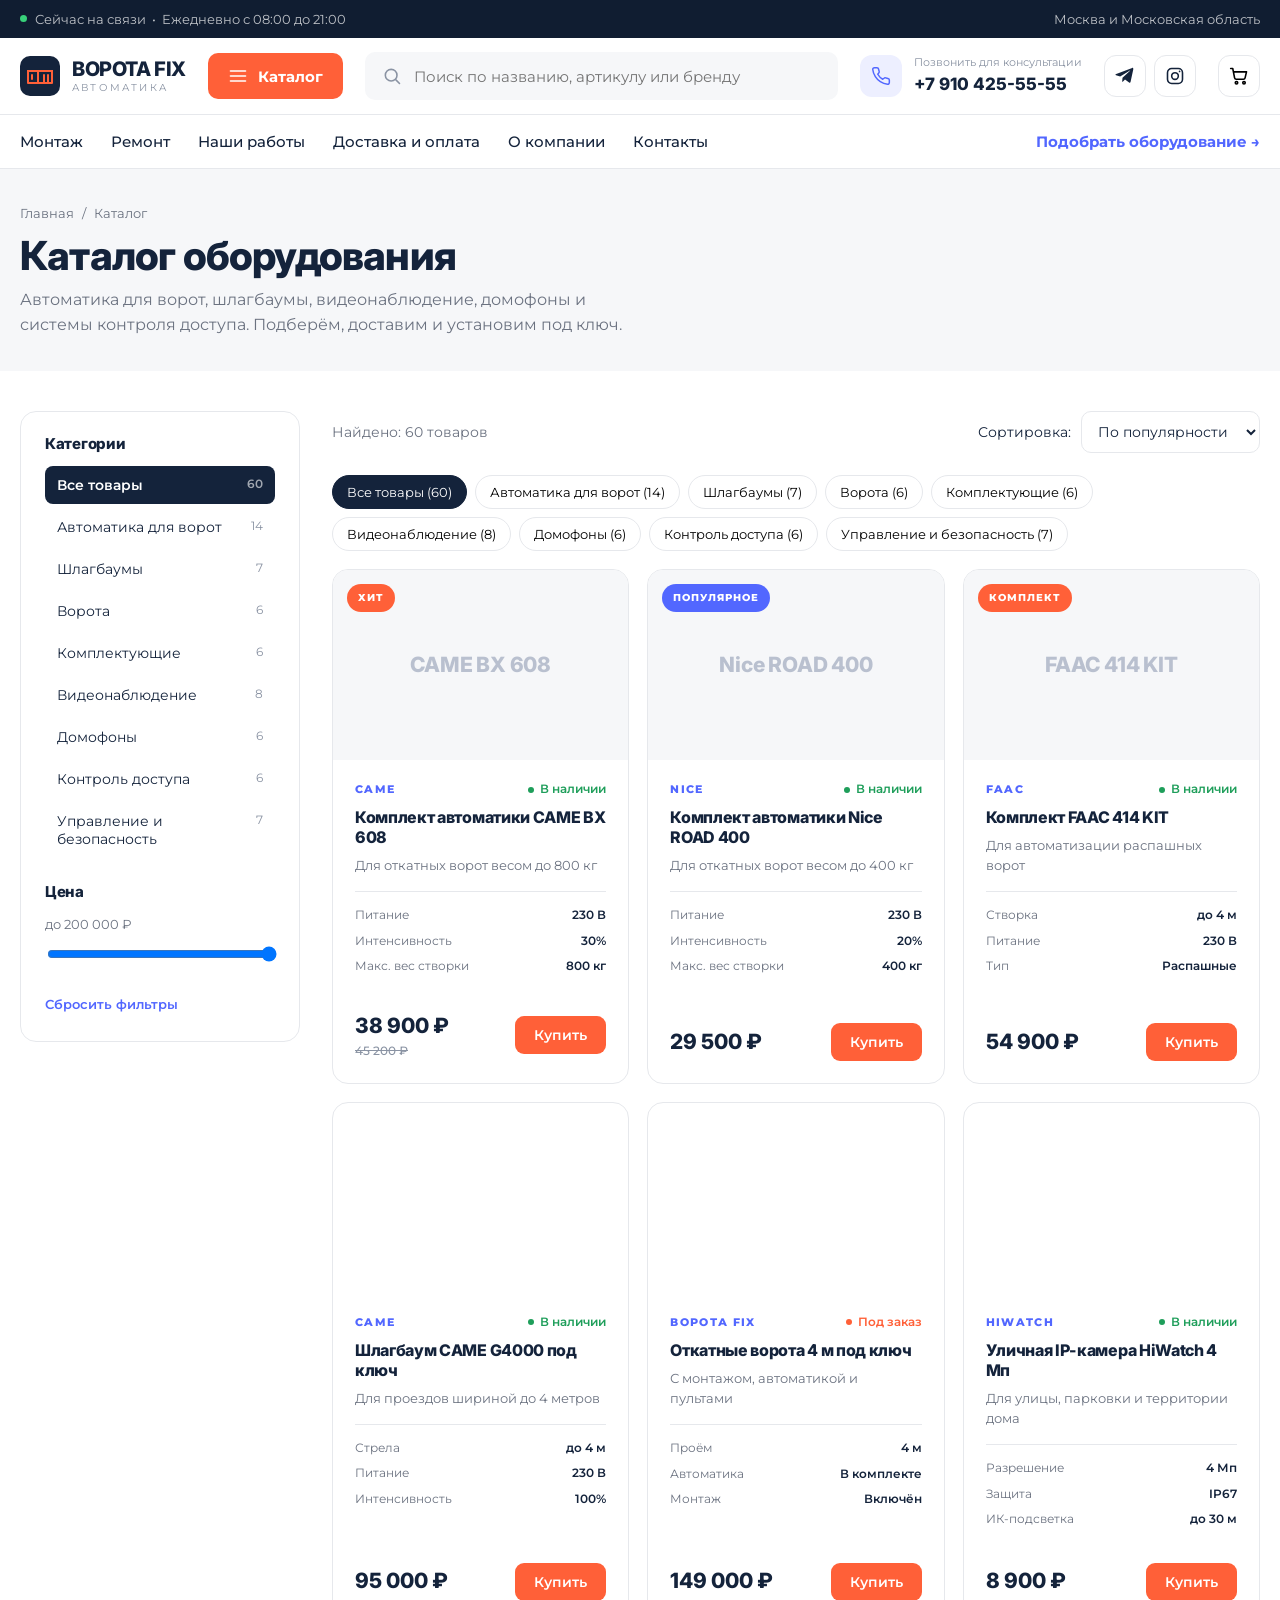
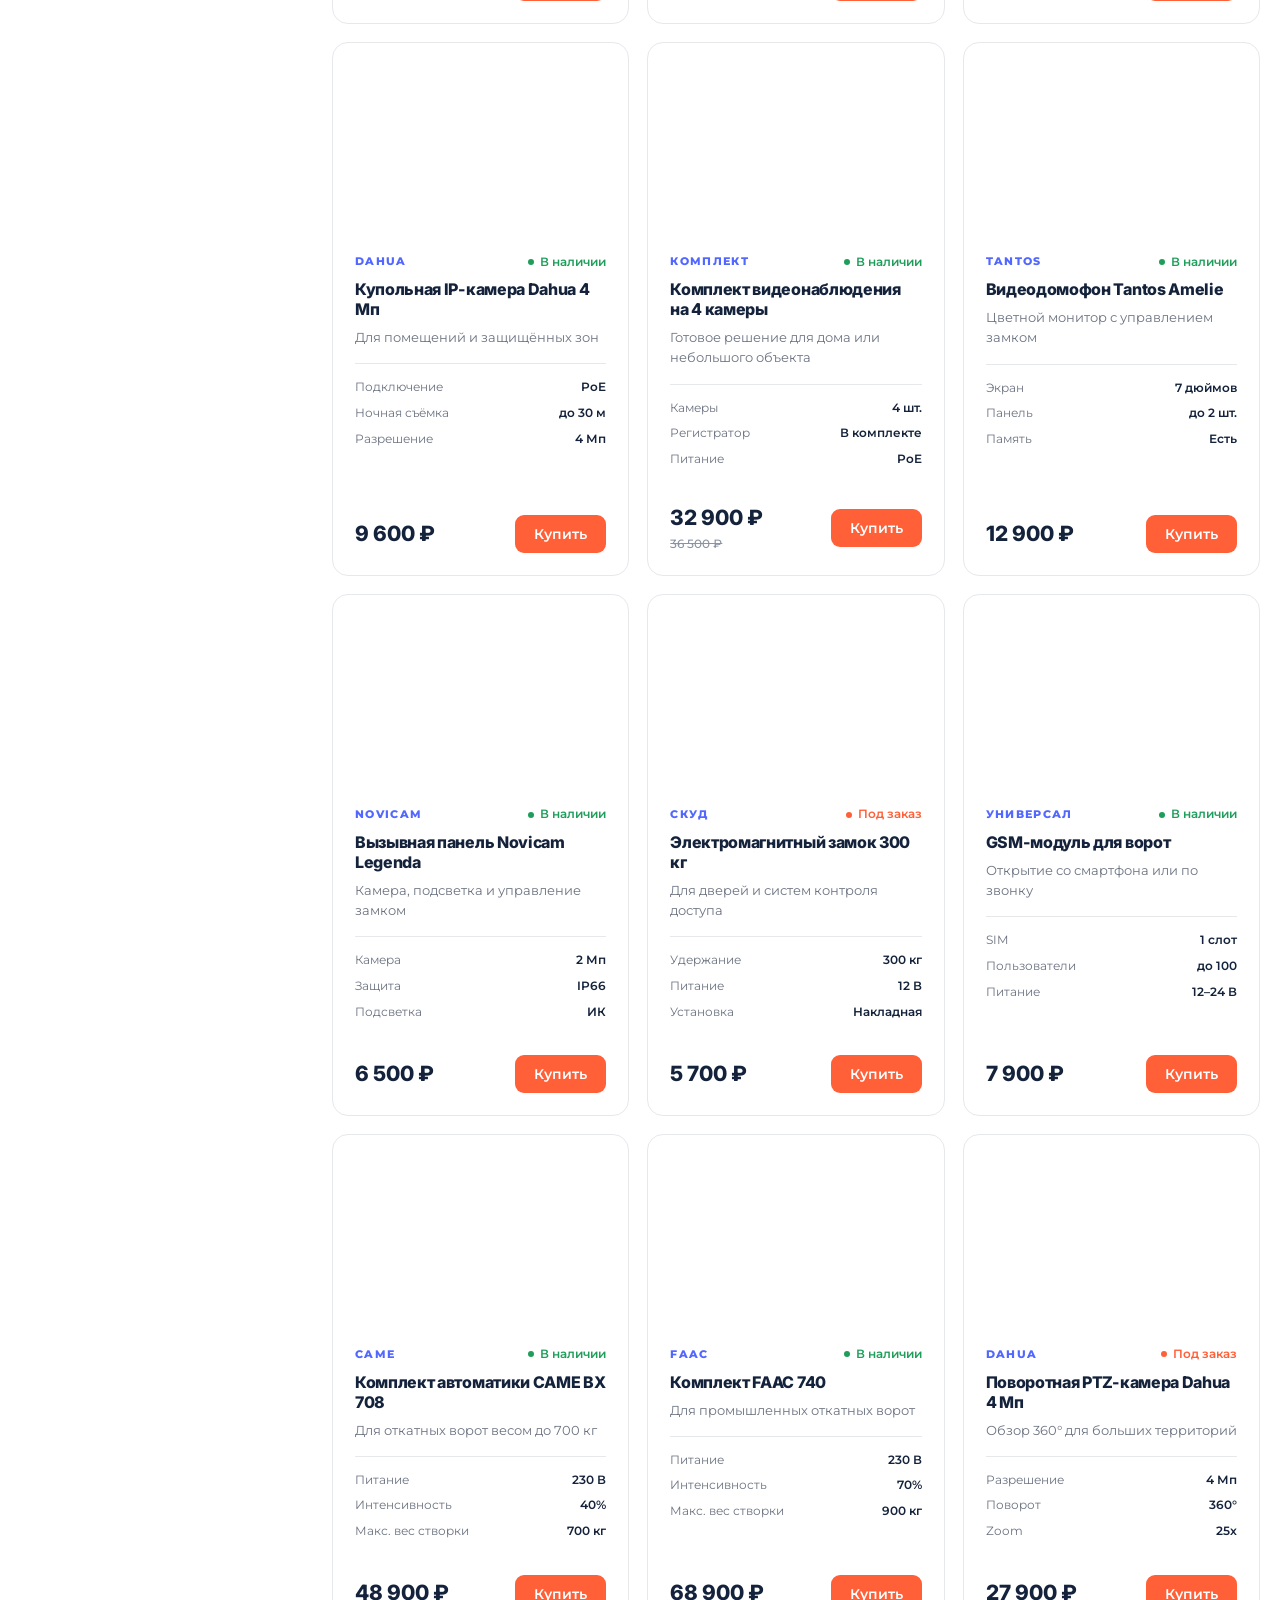
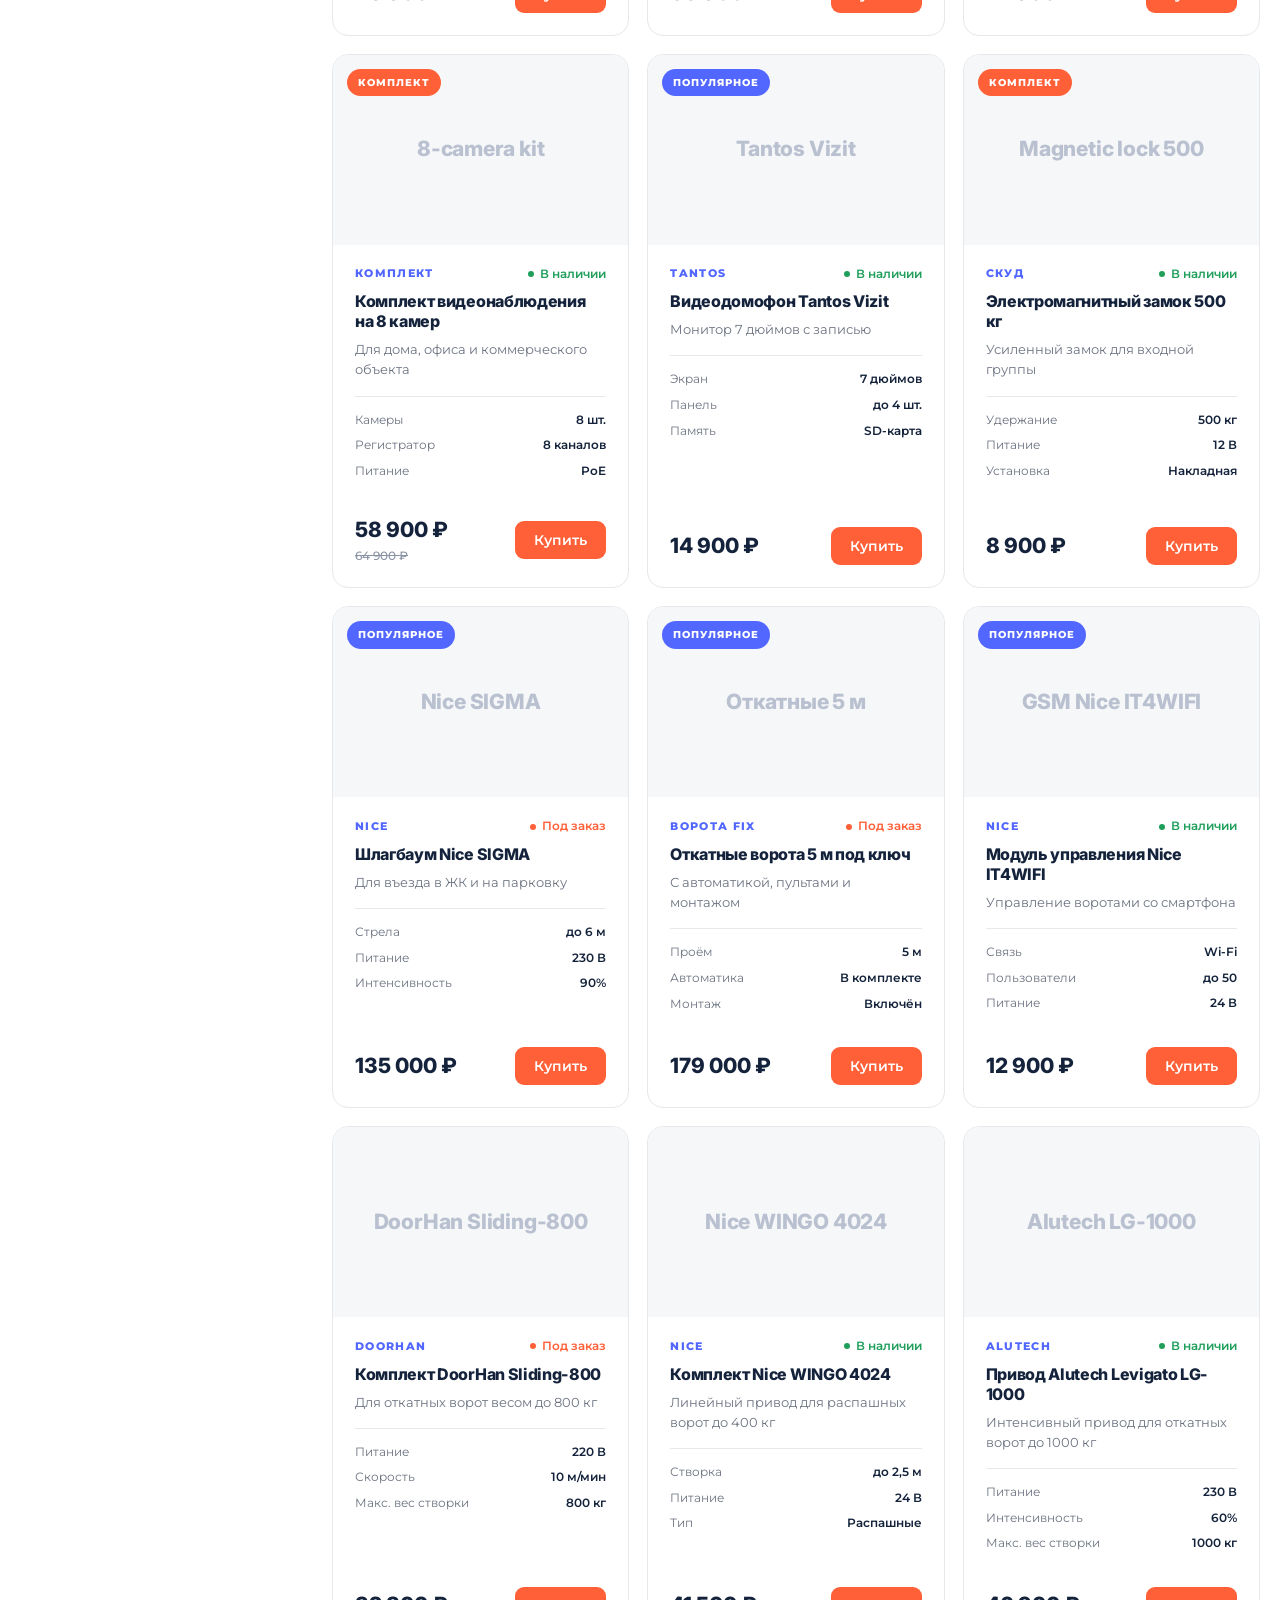
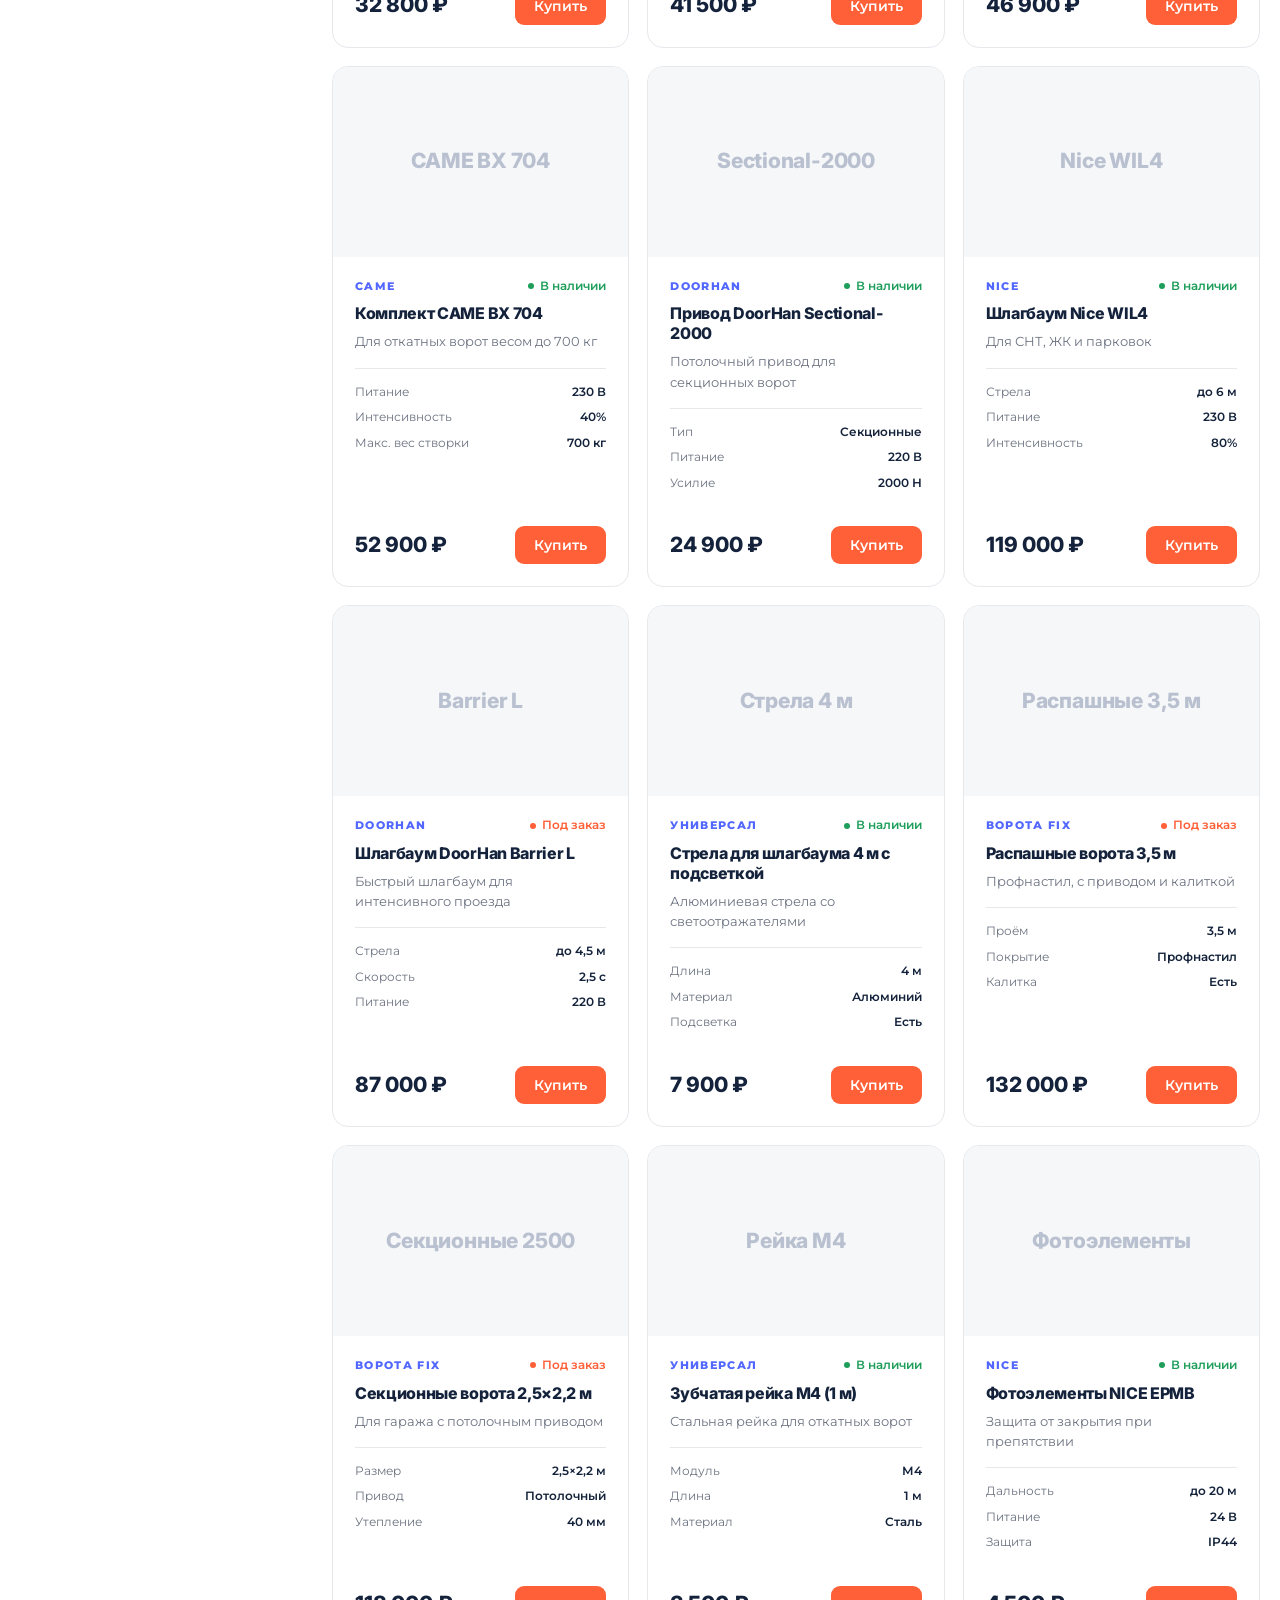
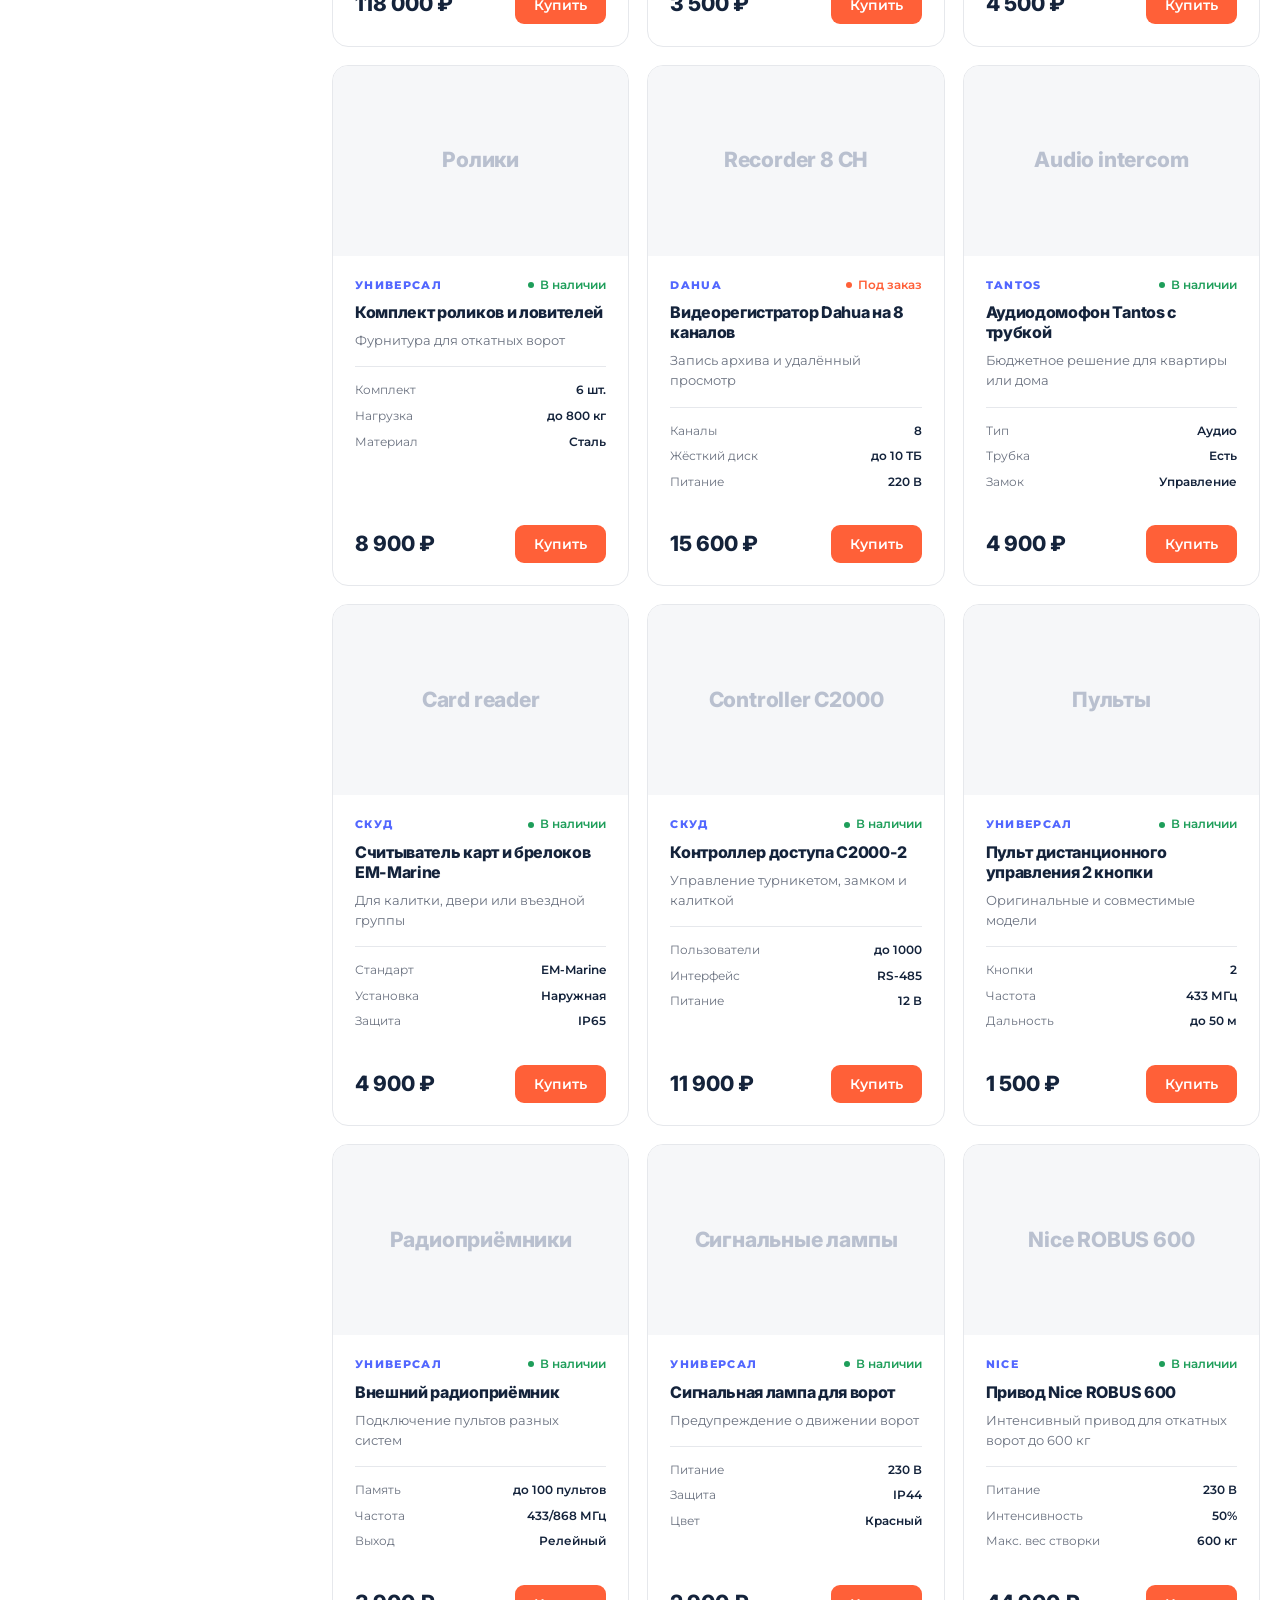
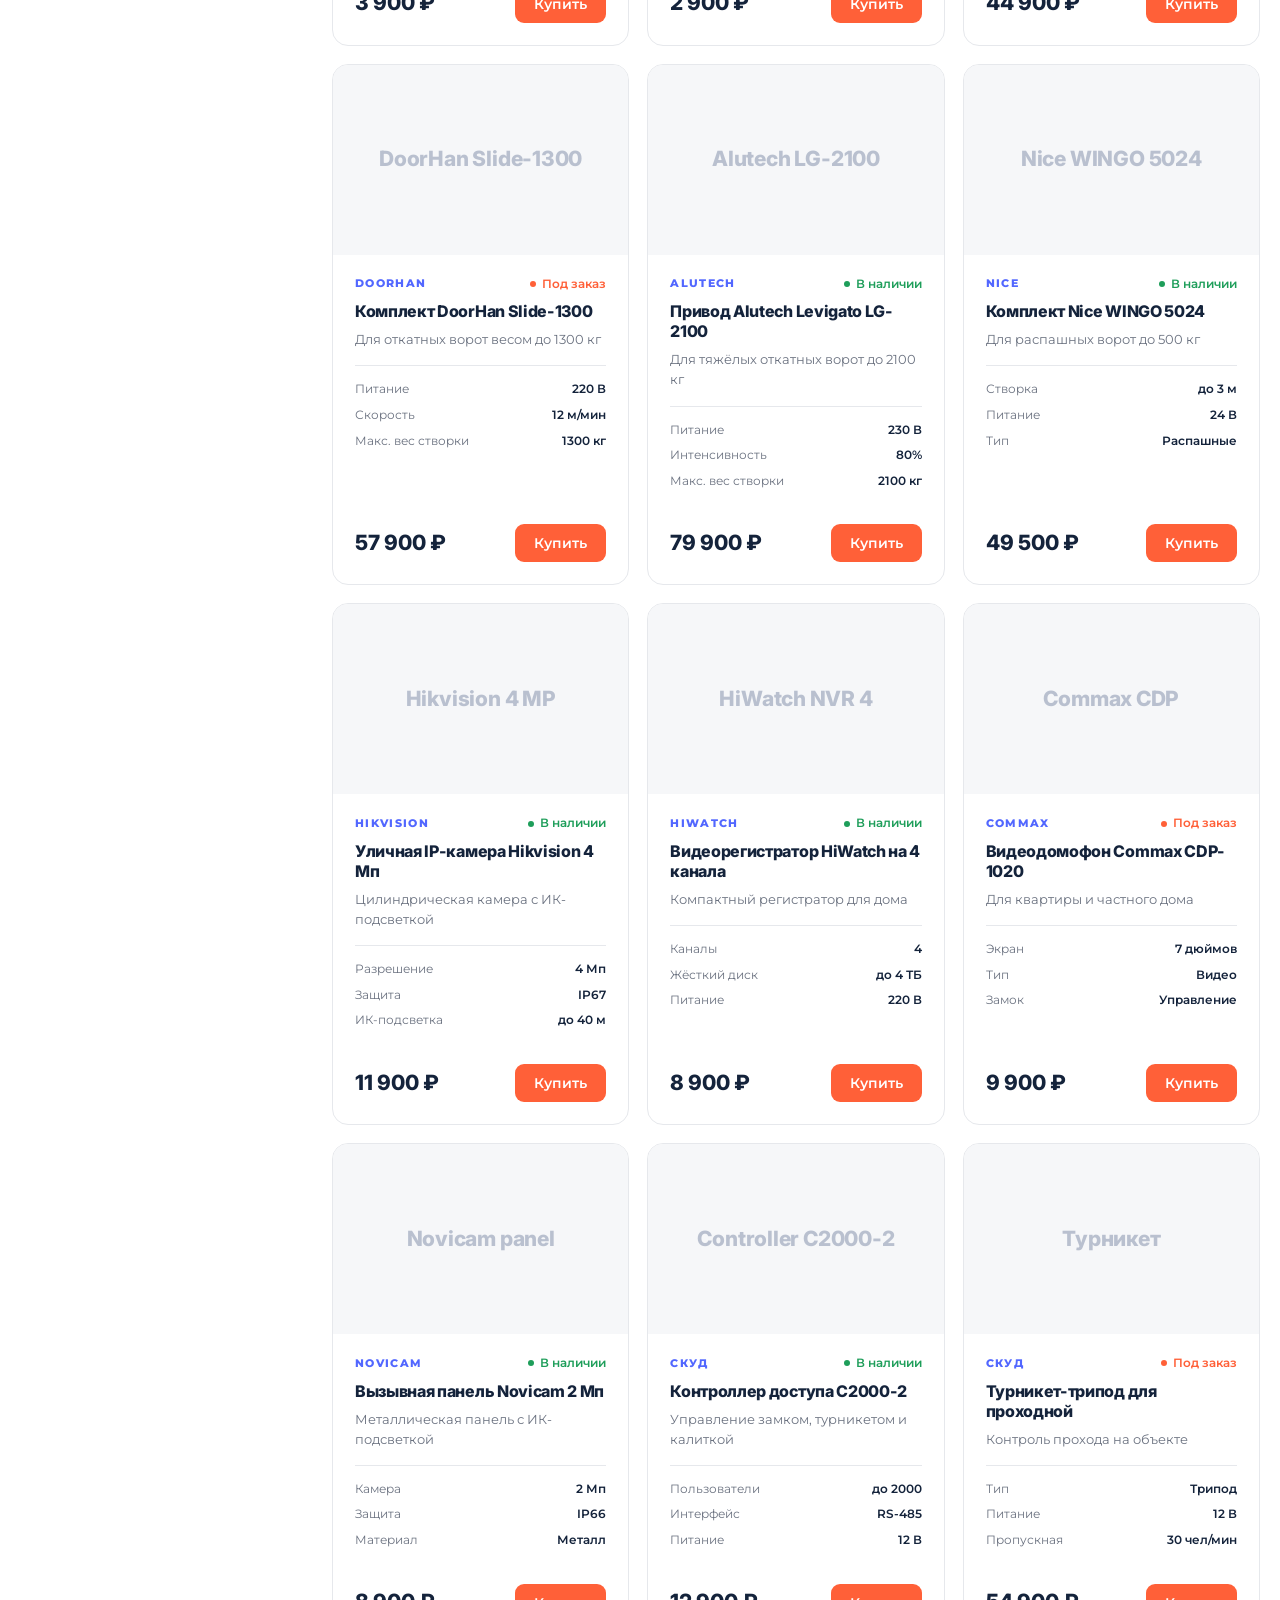
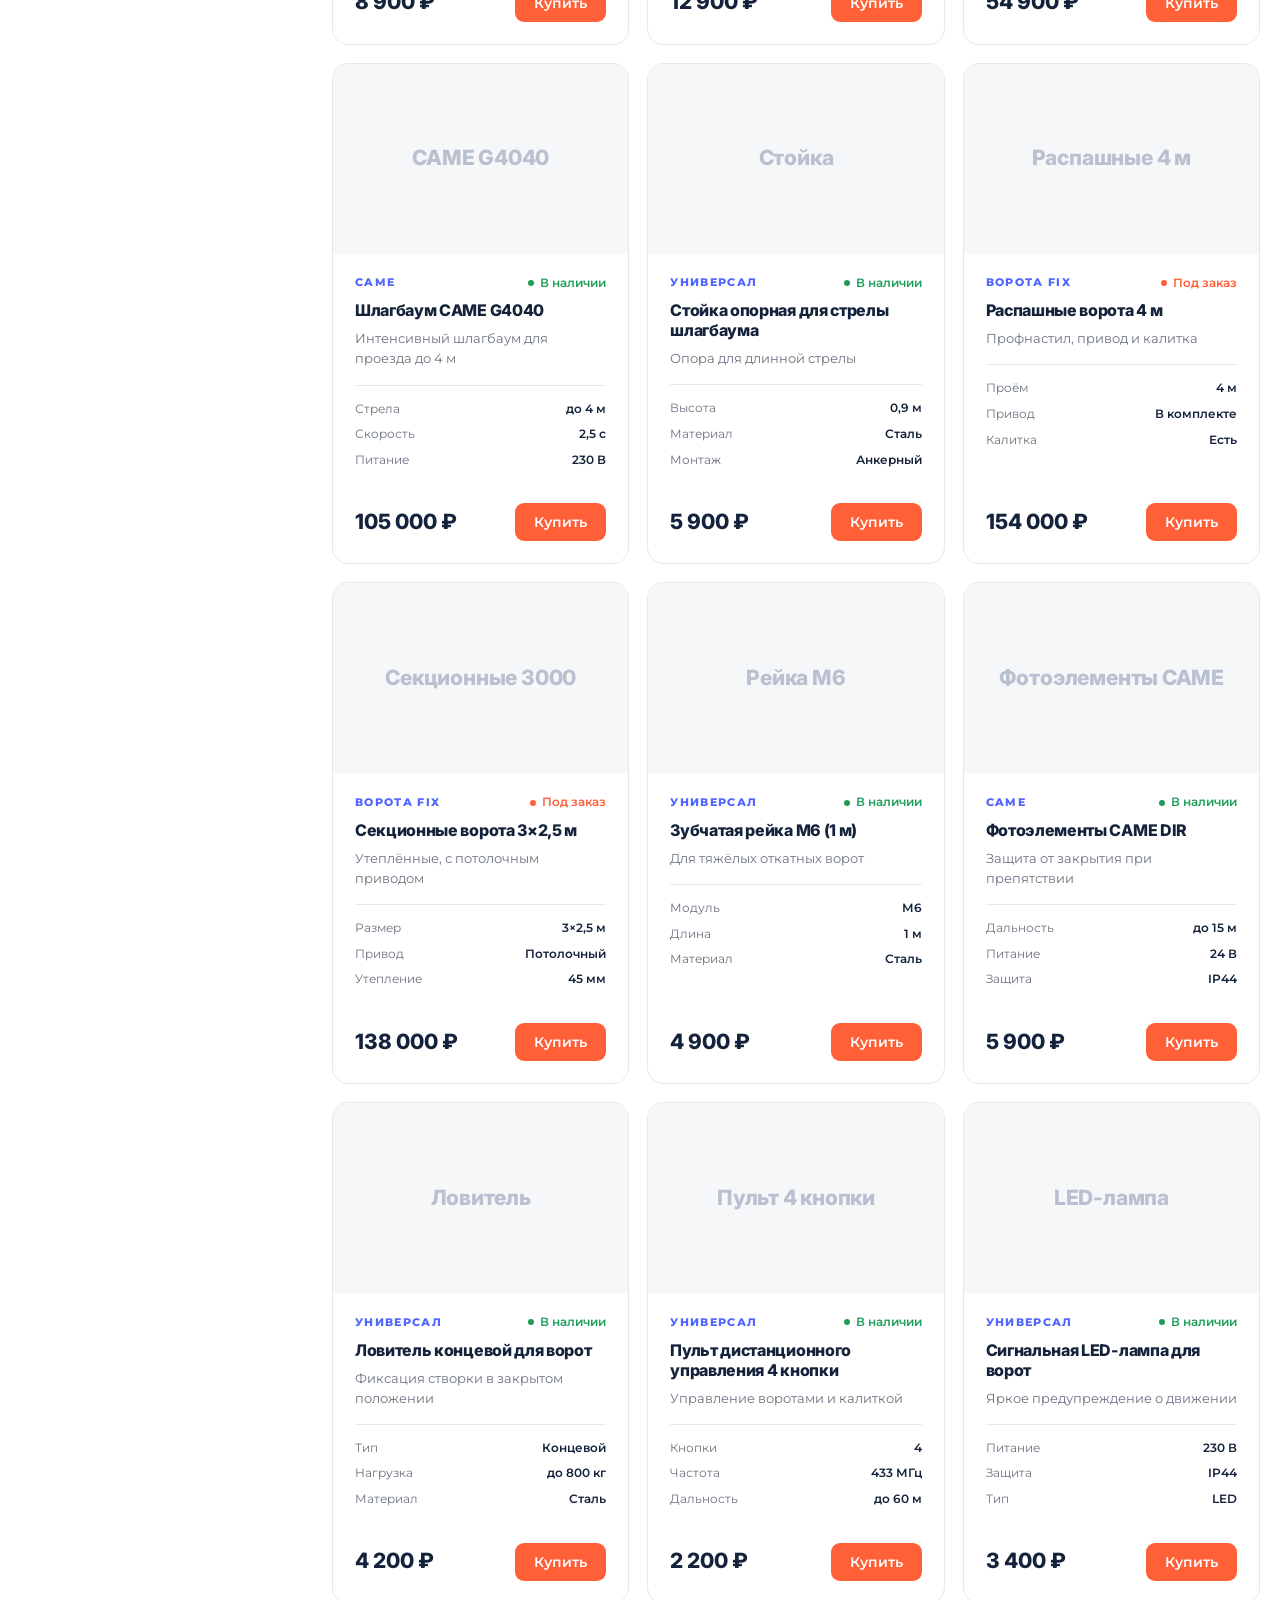
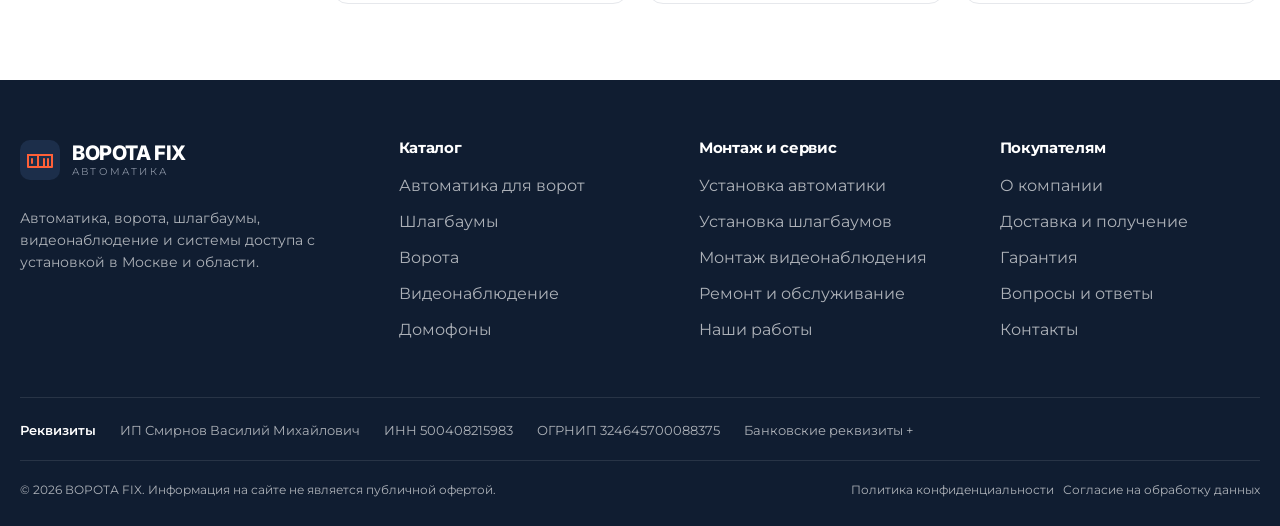
<file: catalog.html>
<!DOCTYPE html>
<html lang="ru">
<head>
  <meta charset="UTF-8">
  <meta name="viewport" content="width=device-width, initial-scale=1">
  <title>Каталог оборудования — ВОРОТА FIX</title>
  <meta name="description" content="Каталог автоматики для ворот, шлагбаумов, видеонаблюдения, домофонов и систем контроля доступа с монтажом в Москве и области.">
  <link rel="preconnect" href="https://fonts.googleapis.com">
  <link rel="stylesheet" href="css/style.css">
</head>
<body data-page="catalog">

  <!-- ======= TOPBAR ======= -->
  <div class="topbar">
    <div class="container topbar__inner">
      <span class="topbar__item"><i class="dot"></i> Сейчас на связи &nbsp;•&nbsp; Ежедневно с 08:00 до 21:00</span>
      <span class="topbar__item">Москва и Московская область</span>
    </div>
  </div>

  <!-- ======= HEADER ======= -->
  <header class="header">
    <div class="container">
      <div class="header__main">
        <button class="burger" id="burger" aria-label="Меню" aria-expanded="false">
          <span></span><span></span><span></span>
        </button>

        <a class="logo" href="index.html">
          <svg class="logo__mark" viewBox="0 0 40 40" fill="none" aria-hidden="true">
            <rect width="40" height="40" rx="10" fill="#14233B"/>
            <path d="M8 27V15h10v12M18 15h14v12M8 27h24M12 19v4M24 19v8M28 19v8" stroke="#FF6038" stroke-width="2" stroke-linecap="round"/>
          </svg>
          <span class="logo__text">
            <span class="logo__name">ВОРОТА FIX</span>
            <span class="logo__sub">автоматика</span>
          </span>
        </a>

        <button type="button" class="catalog-btn" data-catalog-toggle aria-expanded="false" aria-haspopup="true">
          <svg class="catalog-btn__icon" viewBox="0 0 24 24" fill="none" stroke="currentColor" stroke-width="2" stroke-linecap="round">
            <line class="bar bar--1" x1="3" y1="6" x2="21" y2="6"/>
            <line class="bar bar--2" x1="3" y1="12" x2="21" y2="12"/>
            <line class="bar bar--3" x1="3" y1="18" x2="21" y2="18"/>
          </svg>
          Каталог
        </button>

        <form class="search" action="catalog.html" method="get" role="search">
          <svg class="icon" viewBox="0 0 24 24" fill="none" stroke="currentColor" stroke-width="1.9" stroke-linecap="round"><circle cx="11" cy="11" r="7"/><path d="m21 21-4.3-4.3"/></svg>
          <input type="search" name="search" placeholder="Поиск по названию, артикулу или бренду" id="catalog-search" aria-label="Поиск">
        </form>

        <div class="header__phone">
          <span class="header__phone-icon">
            <svg class="icon" viewBox="0 0 24 24" fill="none" stroke="currentColor" stroke-width="1.8" stroke-linecap="round" stroke-linejoin="round"><path d="M22 16.9v3a2 2 0 0 1-2.2 2 19.8 19.8 0 0 1-8.6-3.1 19.5 19.5 0 0 1-6-6A19.8 19.8 0 0 1 2.1 4.2 2 2 0 0 1 4.1 2h3a2 2 0 0 1 2 1.7c.1.9.4 1.8.7 2.6a2 2 0 0 1-.5 2.1L8.1 9.9a16 16 0 0 0 6 6l1.5-1.2a2 2 0 0 1 2.1-.5c.8.3 1.7.6 2.6.7a2 2 0 0 1 1.7 2z"/></svg>
          </span>
          <span>
            <small>Позвонить для консультации</small>
            <a href="tel:+79104255555" data-phone-link data-phone>+7 910 425-55-55</a>
          </span>
        </div>

        <div class="header__socials">
          <a class="social-btn" href="https://t.me/+79104255555" target="_blank" rel="noopener" aria-label="Telegram">
            <svg class="icon" viewBox="0 0 24 24" fill="currentColor"><path d="M21.9 4.3 18.7 19c-.2 1-.9 1.3-1.8.8l-4.9-3.6-2.4 2.3c-.3.3-.5.5-1 .5l.4-5 9.1-8.2c.4-.4-.1-.6-.6-.2L6.2 12.7l-4.9-1.5c-1-.3-1-1 .2-1.5l19.1-7.4c.9-.3 1.6.2 1.3 2z"/></svg>
          </a>
          <a class="social-btn" href="https://instagram.com/" target="_blank" rel="noopener" aria-label="Instagram">
            <svg class="icon" viewBox="0 0 24 24" fill="none" stroke="currentColor" stroke-width="1.9"><rect x="3" y="3" width="18" height="18" rx="5"/><circle cx="12" cy="12" r="4"/><circle cx="17.5" cy="6.5" r="1" fill="currentColor" stroke="none"/></svg>
          </a>
        </div>

        <button class="cart-btn" data-cart-open aria-label="Корзина">
          <svg class="icon" viewBox="0 0 24 24" fill="none" stroke="currentColor" stroke-width="1.9" stroke-linecap="round" stroke-linejoin="round"><circle cx="9" cy="20" r="1.5"/><circle cx="18" cy="20" r="1.5"/><path d="M2 3h2.5l2.2 11.2a2 2 0 0 0 2 1.6h8.6a2 2 0 0 0 2-1.6L21 7H6"/></svg>
          <span class="cart-btn__count" data-cart-count data-empty="true">0</span>
        </button>
      </div>
    </div>

    <nav class="header__nav" id="header-nav">
      <div class="container header__nav-inner">
        <span class="nav-label">Меню</span>
        <ul>
          <li class="nav-catalog">
            <button type="button" class="nav-acc" data-submenu-toggle aria-expanded="false">
              <span>Каталог</span>
              <i class="nav-acc__chev"></i>
            </button>
            <ul class="nav-submenu" id="nav-submenu"></ul>
          </li>
          <li><a href="index.html#mount">Монтаж</a></li>
          <li><a href="index.html#mount">Ремонт</a></li>
          <li><a href="index.html#works">Наши работы</a></li>
          <li><a href="index.html#contacts">Доставка и оплата</a></li>
          <li><a href="index.html#why">О компании</a></li>
          <li><a href="index.html#contacts">Контакты</a></li>
        </ul>
        <ul class="nav-cta-wrap"><li><a class="nav-cta" href="index.html#lead">Подобрать оборудование →</a></li></ul>

        <div class="nav-mobile">
          <span class="nav-label">Контакты</span>
          <a class="nav-mobile__phone" href="tel:+79104255555" data-phone-link>
            <svg class="icon" viewBox="0 0 24 24" fill="none" stroke="currentColor" stroke-width="1.8" stroke-linecap="round" stroke-linejoin="round"><path d="M22 16.9v3a2 2 0 0 1-2.2 2 19.8 19.8 0 0 1-8.6-3.1 19.5 19.5 0 0 1-6-6A19.8 19.8 0 0 1 2.1 4.2 2 2 0 0 1 4.1 2h3a2 2 0 0 1 2 1.7c.1.9.4 1.8.7 2.6a2 2 0 0 1-.5 2.1L8.1 9.9a16 16 0 0 0 6 6l1.5-1.2a2 2 0 0 1 2.1-.5c.8.3 1.7.6 2.6.7a2 2 0 0 1 1.7 2z"/></svg>
            <span class="nav-mobile__phone-text">
              <small>Позвонить для консультации</small>
              <span data-phone>+7 910 425-55-55</span>
            </span>
          </a>
          <div class="nav-mobile__socials">
            <a class="nav-social" href="https://t.me/+79104255555" target="_blank" rel="noopener" aria-label="Telegram">
              <span class="nav-social__icon"><svg class="icon" viewBox="0 0 24 24" fill="currentColor"><path d="M21.9 4.3 18.7 19c-.2 1-.9 1.3-1.8.8l-4.9-3.6-2.4 2.3c-.3.3-.5.5-1 .5l.4-5 9.1-8.2c.4-.4-.1-.6-.6-.2L6.2 12.7l-4.9-1.5c-1-.3-1-1 .2-1.5l19.1-7.4c.9-.3 1.6.2 1.3 2z"/></svg></span>
              <span>Telegram</span>
            </a>
            <a class="nav-social" href="https://instagram.com/" target="_blank" rel="noopener" aria-label="Instagram">
              <span class="nav-social__icon"><svg class="icon" viewBox="0 0 24 24" fill="none" stroke="currentColor" stroke-width="1.9"><rect x="3" y="3" width="18" height="18" rx="5"/><circle cx="12" cy="12" r="4"/><circle cx="17.5" cy="6.5" r="1" fill="currentColor" stroke="none"/></svg></span>
              <span>Instagram</span>
            </a>
          </div>
          <button type="button" class="btn btn--primary btn--block" data-callback>Заказать звонок</button>
        </div>
      </div>
    </nav>

    <div class="megamenu" id="catalog-megamenu">
      <div class="container">
        <div class="megamenu__grid" id="catalog-megamenu-grid"></div>
        <div class="megamenu__foot">
          <a class="section__link" href="catalog.html">Смотреть весь каталог →</a>
          <a class="megamenu__phone" href="tel:+79104255555" data-phone-link>
            <svg class="icon" viewBox="0 0 24 24" fill="none" stroke="currentColor" stroke-width="1.8" stroke-linecap="round" stroke-linejoin="round"><path d="M22 16.9v3a2 2 0 0 1-2.2 2 19.8 19.8 0 0 1-8.6-3.1 19.5 19.5 0 0 1-6-6A19.8 19.8 0 0 1 2.1 4.2 2 2 0 0 1 4.1 2h3a2 2 0 0 1 2 1.7c.1.9.4 1.8.7 2.6a2 2 0 0 1-.5 2.1L8.1 9.9a16 16 0 0 0 6 6l1.5-1.2a2 2 0 0 1 2.1-.5c.8.3 1.7.6 2.6.7a2 2 0 0 1 1.7 2z"/></svg>
            <span data-phone>+7 910 425-55-55</span>
          </a>
        </div>
      </div>
    </div>
  </header>

  <div class="nav-backdrop" id="nav-backdrop"></div>

  <main>
    <!-- ======= ЗАГОЛОВОК ======= -->
    <div class="page-head">
      <div class="container">
        <nav class="breadcrumbs">
          <a href="index.html">Главная</a> <span>/</span> <span>Каталог</span>
        </nav>
        <h1 id="catalog-title">Каталог оборудования</h1>
        <p>Автоматика для ворот, шлагбаумы, видеонаблюдение, домофоны и системы контроля доступа. Подберём, доставим и установим под ключ.</p>
      </div>
    </div>

    <!-- ======= КАТАЛОГ ======= -->
    <div class="container">
      <div class="catalog-layout">
        <!-- Фильтры -->
        <aside class="filters">
          <h3>Категории</h3>
          <div class="filters__list" id="filters-cats"></div>

          <h3>Цена</h3>
          <div class="filters__price">
            <label id="price-val">до 200 000 ₽</label>
            <input type="range" id="price-range" min="1000" max="200000" step="500" value="200000">
          </div>

          <button class="filters__reset" id="filters-reset">Сбросить фильтры</button>
        </aside>

        <!-- Список -->
        <div>
          <div class="catalog-top">
            <span class="catalog-top__count" id="catalog-count"></span>
            <label class="catalog-top__sort">
              Сортировка:
              <select class="select" id="catalog-sort">
                <option value="popular">По популярности</option>
                <option value="price-asc">Сначала дешёвые</option>
                <option value="price-desc">Сначала дорогие</option>
                <option value="name">По названию</option>
              </select>
            </label>
          </div>

          <div class="chips" id="catalog-chips"></div>

          <div class="catalog-grid" id="catalog-grid"></div>
        </div>
      </div>
    </div>
  </main>

  <!-- ======= FOOTER ======= -->
  <footer class="footer">
    <div class="container">
      <div class="footer__grid">
        <div class="footer__brand">
          <a class="logo" href="index.html">
            <svg class="logo__mark" viewBox="0 0 40 40" fill="none" aria-hidden="true">
              <rect width="40" height="40" rx="10" fill="#1c2e4a"/>
              <path d="M8 27V15h10v12M18 15h14v12M8 27h24M12 19v4M24 19v8M28 19v8" stroke="#FF6038" stroke-width="2" stroke-linecap="round"/>
            </svg>
            <span class="logo__text">
              <span class="logo__name" style="color:#fff">ВОРОТА FIX</span>
              <span class="logo__sub">автоматика</span>
            </span>
          </a>
          <p>Автоматика, ворота, шлагбаумы, видеонаблюдение и системы доступа с установкой в Москве и области.</p>
        </div>
        <div class="footer__col">
          <h4>Каталог</h4>
          <ul>
            <li><a href="catalog.html?cat=avtomatika">Автоматика для ворот</a></li>
            <li><a href="catalog.html?cat=shlagbaumy">Шлагбаумы</a></li>
            <li><a href="catalog.html?cat=vorota">Ворота</a></li>
            <li><a href="catalog.html?cat=videonablyudenie">Видеонаблюдение</a></li>
            <li><a href="catalog.html?cat=domofony">Домофоны</a></li>
          </ul>
        </div>
        <div class="footer__col">
          <h4>Монтаж и сервис</h4>
          <ul>
            <li><a href="index.html#mount">Установка автоматики</a></li>
            <li><a href="index.html#mount">Установка шлагбаумов</a></li>
            <li><a href="index.html#mount">Монтаж видеонаблюдения</a></li>
            <li><a href="index.html#mount">Ремонт и обслуживание</a></li>
            <li><a href="index.html#works">Наши работы</a></li>
          </ul>
        </div>
        <div class="footer__col">
          <h4>Покупателям</h4>
          <ul>
            <li><a href="index.html#why">О компании</a></li>
            <li><a href="index.html#contacts">Доставка и получение</a></li>
            <li><a href="index.html#why">Гарантия</a></li>
            <li><a href="index.html#lead">Вопросы и ответы</a></li>
            <li><a href="index.html#contacts">Контакты</a></li>
          </ul>
        </div>
      </div>
      <div class="footer__legal">
        <span><b>Реквизиты</b></span>
        <span>ИП Смирнов Василий Михайлович</span>
        <span>ИНН 500408215983</span>
        <span>ОГРНИП 324645700088375</span>
        <span>Банковские реквизиты +</span>
      </div>
      <div class="footer__copy">
        <span>© 2026 ВОРОТА FIX. Информация на сайте не является публичной офертой.</span>
        <span><a href="#">Политика конфиденциальности</a> &nbsp; <a href="#">Согласие на обработку данных</a></span>
      </div>
    </div>
  </footer>

  <script src="js/data.js"></script>
  <script src="js/cart.js"></script>
  <script src="js/main.js"></script>
</body>
</html>
</file>
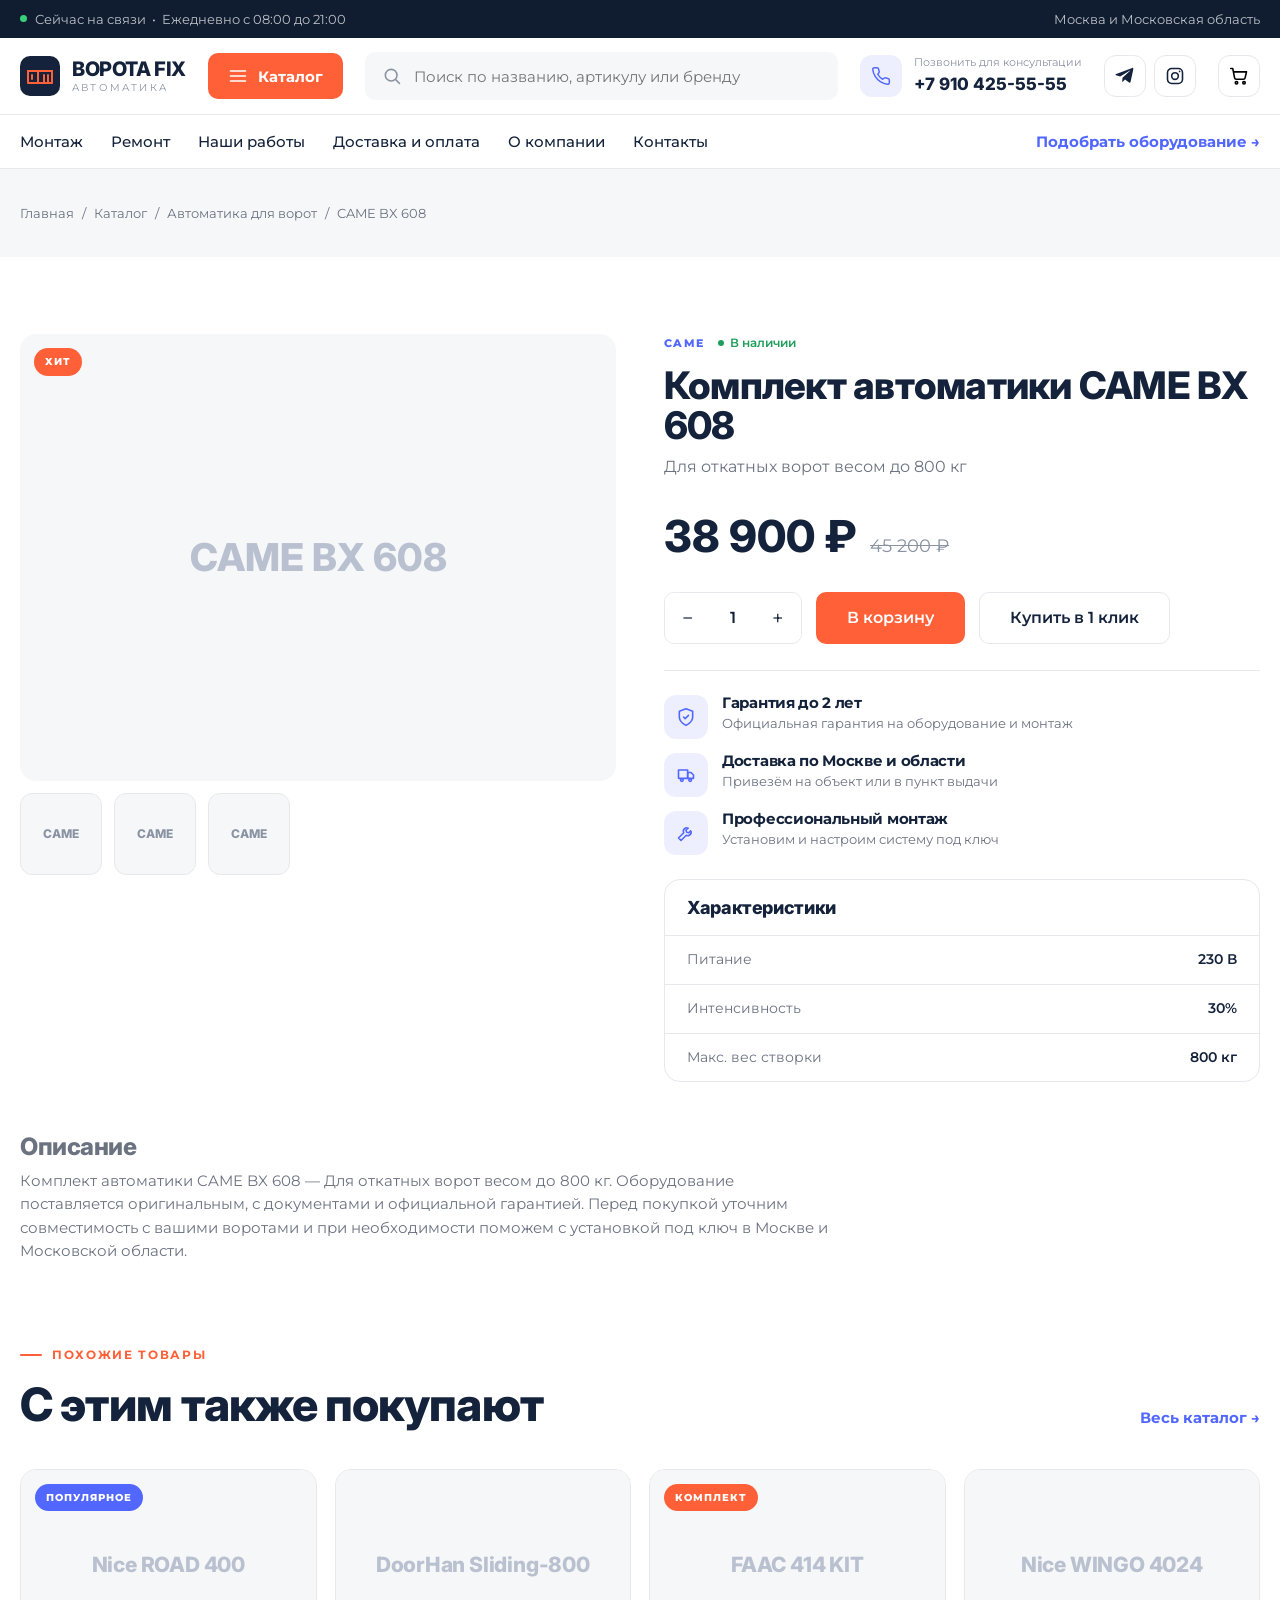
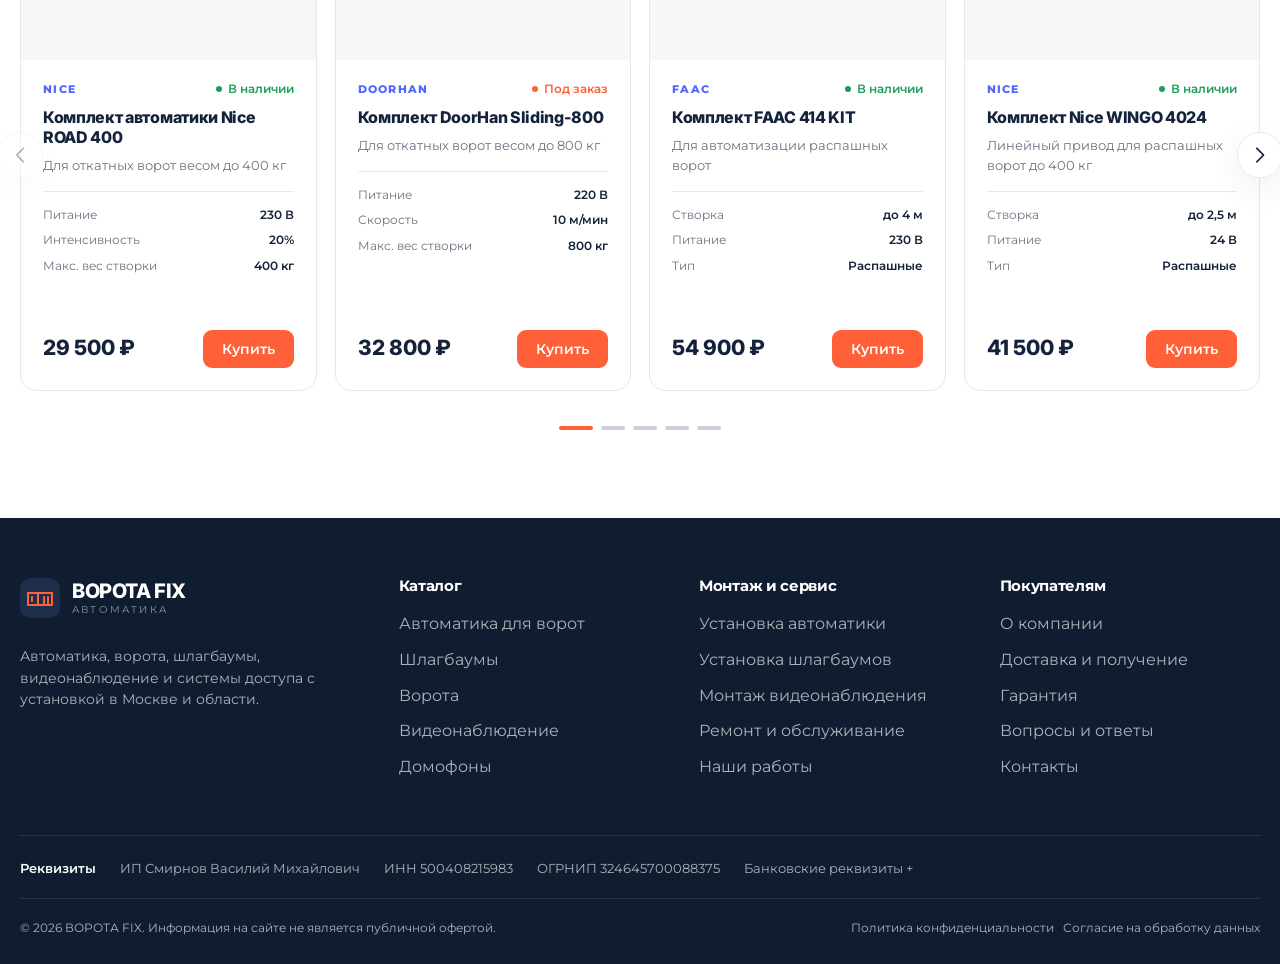
<file: product.html>
<!DOCTYPE html>
<html lang="ru">
<head>
  <meta charset="UTF-8">
  <meta name="viewport" content="width=device-width, initial-scale=1">
  <title>Товар — ВОРОТА FIX</title>
  <meta name="description" content="Каталог автоматики для ворот, шлагбаумов, видеонаблюдения, домофонов и систем контроля доступа с монтажом в Москве и области.">
  <link rel="preconnect" href="https://fonts.googleapis.com">
  <link rel="stylesheet" href="https://cdn.jsdelivr.net/npm/swiper@11/swiper-bundle.min.css">
  <link rel="stylesheet" href="css/style.css">
</head>
<body data-page="product">

  <!-- ======= TOPBAR ======= -->
  <div class="topbar">
    <div class="container topbar__inner">
      <span class="topbar__item"><i class="dot"></i> Сейчас на связи &nbsp;•&nbsp; Ежедневно с 08:00 до 21:00</span>
      <span class="topbar__item">Москва и Московская область</span>
    </div>
  </div>

  <!-- ======= HEADER ======= -->
  <header class="header">
    <div class="container">
      <div class="header__main">
        <button class="burger" id="burger" aria-label="Меню" aria-expanded="false">
          <span></span><span></span><span></span>
        </button>

        <a class="logo" href="index.html">
          <svg class="logo__mark" viewBox="0 0 40 40" fill="none" aria-hidden="true">
            <rect width="40" height="40" rx="10" fill="#14233B"/>
            <path d="M8 27V15h10v12M18 15h14v12M8 27h24M12 19v4M24 19v8M28 19v8" stroke="#FF6038" stroke-width="2" stroke-linecap="round"/>
          </svg>
          <span class="logo__text">
            <span class="logo__name">ВОРОТА FIX</span>
            <span class="logo__sub">автоматика</span>
          </span>
        </a>

        <button type="button" class="catalog-btn" data-catalog-toggle aria-expanded="false" aria-haspopup="true">
          <svg class="catalog-btn__icon" viewBox="0 0 24 24" fill="none" stroke="currentColor" stroke-width="2" stroke-linecap="round">
            <line class="bar bar--1" x1="3" y1="6" x2="21" y2="6"/>
            <line class="bar bar--2" x1="3" y1="12" x2="21" y2="12"/>
            <line class="bar bar--3" x1="3" y1="18" x2="21" y2="18"/>
          </svg>
          Каталог
        </button>

        <form class="search" action="catalog.html" method="get" role="search">
          <svg class="icon" viewBox="0 0 24 24" fill="none" stroke="currentColor" stroke-width="1.9" stroke-linecap="round"><circle cx="11" cy="11" r="7"/><path d="m21 21-4.3-4.3"/></svg>
          <input type="search" name="search" placeholder="Поиск по названию, артикулу или бренду" id="catalog-search" aria-label="Поиск">
        </form>

        <div class="header__phone">
          <span class="header__phone-icon">
            <svg class="icon" viewBox="0 0 24 24" fill="none" stroke="currentColor" stroke-width="1.8" stroke-linecap="round" stroke-linejoin="round"><path d="M22 16.9v3a2 2 0 0 1-2.2 2 19.8 19.8 0 0 1-8.6-3.1 19.5 19.5 0 0 1-6-6A19.8 19.8 0 0 1 2.1 4.2 2 2 0 0 1 4.1 2h3a2 2 0 0 1 2 1.7c.1.9.4 1.8.7 2.6a2 2 0 0 1-.5 2.1L8.1 9.9a16 16 0 0 0 6 6l1.5-1.2a2 2 0 0 1 2.1-.5c.8.3 1.7.6 2.6.7a2 2 0 0 1 1.7 2z"/></svg>
          </span>
          <span>
            <small>Позвонить для консультации</small>
            <a href="tel:+79104255555" data-phone-link data-phone>+7 910 425-55-55</a>
          </span>
        </div>

        <div class="header__socials">
          <a class="social-btn" href="https://t.me/+79104255555" target="_blank" rel="noopener" aria-label="Telegram">
            <svg class="icon" viewBox="0 0 24 24" fill="currentColor"><path d="M21.9 4.3 18.7 19c-.2 1-.9 1.3-1.8.8l-4.9-3.6-2.4 2.3c-.3.3-.5.5-1 .5l.4-5 9.1-8.2c.4-.4-.1-.6-.6-.2L6.2 12.7l-4.9-1.5c-1-.3-1-1 .2-1.5l19.1-7.4c.9-.3 1.6.2 1.3 2z"/></svg>
          </a>
          <a class="social-btn" href="https://instagram.com/" target="_blank" rel="noopener" aria-label="Instagram">
            <svg class="icon" viewBox="0 0 24 24" fill="none" stroke="currentColor" stroke-width="1.9"><rect x="3" y="3" width="18" height="18" rx="5"/><circle cx="12" cy="12" r="4"/><circle cx="17.5" cy="6.5" r="1" fill="currentColor" stroke="none"/></svg>
          </a>
        </div>

        <button class="cart-btn" data-cart-open aria-label="Корзина">
          <svg class="icon" viewBox="0 0 24 24" fill="none" stroke="currentColor" stroke-width="1.9" stroke-linecap="round" stroke-linejoin="round"><circle cx="9" cy="20" r="1.5"/><circle cx="18" cy="20" r="1.5"/><path d="M2 3h2.5l2.2 11.2a2 2 0 0 0 2 1.6h8.6a2 2 0 0 0 2-1.6L21 7H6"/></svg>
          <span class="cart-btn__count" data-cart-count data-empty="true">0</span>
        </button>
      </div>
    </div>

    <nav class="header__nav" id="header-nav">
      <div class="container header__nav-inner">
        <span class="nav-label">Меню</span>
        <ul>
          <li class="nav-catalog">
            <button type="button" class="nav-acc" data-submenu-toggle aria-expanded="false">
              <span>Каталог</span>
              <i class="nav-acc__chev"></i>
            </button>
            <ul class="nav-submenu" id="nav-submenu"></ul>
          </li>
          <li><a href="index.html#mount">Монтаж</a></li>
          <li><a href="index.html#mount">Ремонт</a></li>
          <li><a href="index.html#works">Наши работы</a></li>
          <li><a href="index.html#contacts">Доставка и оплата</a></li>
          <li><a href="index.html#why">О компании</a></li>
          <li><a href="index.html#contacts">Контакты</a></li>
        </ul>
        <ul class="nav-cta-wrap"><li><a class="nav-cta" href="index.html#lead">Подобрать оборудование →</a></li></ul>

        <div class="nav-mobile">
          <span class="nav-label">Контакты</span>
          <a class="nav-mobile__phone" href="tel:+79104255555" data-phone-link>
            <svg class="icon" viewBox="0 0 24 24" fill="none" stroke="currentColor" stroke-width="1.8" stroke-linecap="round" stroke-linejoin="round"><path d="M22 16.9v3a2 2 0 0 1-2.2 2 19.8 19.8 0 0 1-8.6-3.1 19.5 19.5 0 0 1-6-6A19.8 19.8 0 0 1 2.1 4.2 2 2 0 0 1 4.1 2h3a2 2 0 0 1 2 1.7c.1.9.4 1.8.7 2.6a2 2 0 0 1-.5 2.1L8.1 9.9a16 16 0 0 0 6 6l1.5-1.2a2 2 0 0 1 2.1-.5c.8.3 1.7.6 2.6.7a2 2 0 0 1 1.7 2z"/></svg>
            <span class="nav-mobile__phone-text">
              <small>Позвонить для консультации</small>
              <span data-phone>+7 910 425-55-55</span>
            </span>
          </a>
          <div class="nav-mobile__socials">
            <a class="nav-social" href="https://t.me/+79104255555" target="_blank" rel="noopener" aria-label="Telegram">
              <span class="nav-social__icon"><svg class="icon" viewBox="0 0 24 24" fill="currentColor"><path d="M21.9 4.3 18.7 19c-.2 1-.9 1.3-1.8.8l-4.9-3.6-2.4 2.3c-.3.3-.5.5-1 .5l.4-5 9.1-8.2c.4-.4-.1-.6-.6-.2L6.2 12.7l-4.9-1.5c-1-.3-1-1 .2-1.5l19.1-7.4c.9-.3 1.6.2 1.3 2z"/></svg></span>
              <span>Telegram</span>
            </a>
            <a class="nav-social" href="https://instagram.com/" target="_blank" rel="noopener" aria-label="Instagram">
              <span class="nav-social__icon"><svg class="icon" viewBox="0 0 24 24" fill="none" stroke="currentColor" stroke-width="1.9"><rect x="3" y="3" width="18" height="18" rx="5"/><circle cx="12" cy="12" r="4"/><circle cx="17.5" cy="6.5" r="1" fill="currentColor" stroke="none"/></svg></span>
              <span>Instagram</span>
            </a>
          </div>
          <button type="button" class="btn btn--primary btn--block" data-callback>Заказать звонок</button>
        </div>
      </div>
    </nav>

    <div class="megamenu" id="catalog-megamenu">
      <div class="container">
        <div class="megamenu__grid" id="catalog-megamenu-grid"></div>
        <div class="megamenu__foot">
          <a class="section__link" href="catalog.html">Смотреть весь каталог →</a>
          <a class="megamenu__phone" href="tel:+79104255555" data-phone-link>
            <svg class="icon" viewBox="0 0 24 24" fill="none" stroke="currentColor" stroke-width="1.8" stroke-linecap="round" stroke-linejoin="round"><path d="M22 16.9v3a2 2 0 0 1-2.2 2 19.8 19.8 0 0 1-8.6-3.1 19.5 19.5 0 0 1-6-6A19.8 19.8 0 0 1 2.1 4.2 2 2 0 0 1 4.1 2h3a2 2 0 0 1 2 1.7c.1.9.4 1.8.7 2.6a2 2 0 0 1-.5 2.1L8.1 9.9a16 16 0 0 0 6 6l1.5-1.2a2 2 0 0 1 2.1-.5c.8.3 1.7.6 2.6.7a2 2 0 0 1 1.7 2z"/></svg>
            <span data-phone>+7 910 425-55-55</span>
          </a>
        </div>
      </div>
    </div>
  </header>

  <div class="nav-backdrop" id="nav-backdrop"></div>

    <main>
    <div class="page-head">
      <div class="container">
        <nav class="breadcrumbs" id="product-breadcrumbs"></nav>
      </div>
    </div>

    <section class="section">
      <div class="container">
        <div class="product-page" id="product-root"></div>
        <div class="product-desc" id="product-desc"></div>

        <div class="section__head" style="margin-top: var(--section-space)">
          <div>
            <span class="label">Похожие товары</span>
            <h2 class="section__title">С этим также покупают</h2>
          </div>
          <a class="section__link" href="catalog.html">Весь каталог →</a>
        </div>
        <div class="products-slider">
          <div class="swiper products-swiper">
            <div class="swiper-wrapper" id="related-grid"></div>
            <div class="swiper-pagination"></div>
          </div>
          <button type="button" class="swiper-button-prev" aria-label="Назад"></button>
          <button type="button" class="swiper-button-next" aria-label="Вперёд"></button>
        </div>
      </div>
    </section>
  </main>

  <!-- ======= FOOTER ======= -->
  <footer class="footer">
    <div class="container">
      <div class="footer__grid">
        <div class="footer__brand">
          <a class="logo" href="index.html">
            <svg class="logo__mark" viewBox="0 0 40 40" fill="none" aria-hidden="true">
              <rect width="40" height="40" rx="10" fill="#1c2e4a"/>
              <path d="M8 27V15h10v12M18 15h14v12M8 27h24M12 19v4M24 19v8M28 19v8" stroke="#FF6038" stroke-width="2" stroke-linecap="round"/>
            </svg>
            <span class="logo__text">
              <span class="logo__name" style="color:#fff">ВОРОТА FIX</span>
              <span class="logo__sub">автоматика</span>
            </span>
          </a>
          <p>Автоматика, ворота, шлагбаумы, видеонаблюдение и системы доступа с установкой в Москве и области.</p>
        </div>
        <div class="footer__col">
          <h4>Каталог</h4>
          <ul>
            <li><a href="catalog.html?cat=avtomatika">Автоматика для ворот</a></li>
            <li><a href="catalog.html?cat=shlagbaumy">Шлагбаумы</a></li>
            <li><a href="catalog.html?cat=vorota">Ворота</a></li>
            <li><a href="catalog.html?cat=videonablyudenie">Видеонаблюдение</a></li>
            <li><a href="catalog.html?cat=domofony">Домофоны</a></li>
          </ul>
        </div>
        <div class="footer__col">
          <h4>Монтаж и сервис</h4>
          <ul>
            <li><a href="index.html#mount">Установка автоматики</a></li>
            <li><a href="index.html#mount">Установка шлагбаумов</a></li>
            <li><a href="index.html#mount">Монтаж видеонаблюдения</a></li>
            <li><a href="index.html#mount">Ремонт и обслуживание</a></li>
            <li><a href="index.html#works">Наши работы</a></li>
          </ul>
        </div>
        <div class="footer__col">
          <h4>Покупателям</h4>
          <ul>
            <li><a href="index.html#why">О компании</a></li>
            <li><a href="index.html#contacts">Доставка и получение</a></li>
            <li><a href="index.html#why">Гарантия</a></li>
            <li><a href="index.html#lead">Вопросы и ответы</a></li>
            <li><a href="index.html#contacts">Контакты</a></li>
          </ul>
        </div>
      </div>
      <div class="footer__legal">
        <span><b>Реквизиты</b></span>
        <span>ИП Смирнов Василий Михайлович</span>
        <span>ИНН 500408215983</span>
        <span>ОГРНИП 324645700088375</span>
        <span>Банковские реквизиты +</span>
      </div>
      <div class="footer__copy">
        <span>© 2026 ВОРОТА FIX. Информация на сайте не является публичной офертой.</span>
        <span><a href="#">Политика конфиденциальности</a> &nbsp; <a href="#">Согласие на обработку данных</a></span>
      </div>
    </div>
  </footer>

  <script src="https://cdn.jsdelivr.net/npm/swiper@11/swiper-bundle.min.js"></script>
  <script src="js/data.js"></script>
  <script src="js/cart.js"></script>
  <script src="js/main.js"></script>
</body>
</html>
</file>
<file: css/style.css>
/* =========================================================
   ВОРОТА FIX — стили
   Палитра снята с макета Figma:
   orange #FF6038 · navy #14233B · indigo #5267FF · bg #F6F7F9
   ========================================================= */

@import url("https://fonts.googleapis.com/css2?family=Inter:wght@400;500;600;700;800;900&family=Montserrat:wght@400;500;600;700;800;900&display=swap");

:root {
  --orange: #ff6038;
  --orange-d: #e84a22;
  --orange-l: #ffe7df;
  --navy: #14233b;
  --navy-900: #101d31;
  --navy-700: #1c2e4a;
  --indigo: #5267ff;
  --indigo-l: #edefff;
  --periwinkle: #aab4e8;
  --periwinkle-l: #f0f1ff;
  --bg: #f6f7f9;
  --white: #fff;
  --text: #14233b;
  --muted: #6b7280;
  --muted-2: #8a93a3;
  --border: #e6e8ec;
  --green: #1e9e5a;
  --green-l: #e4f5ec;

  --r-sm: 10px;
  --r: 16px;
  --r-lg: 24px;
  --r-pill: 999px;

  --shadow: 0 10px 34px rgba(20, 35, 59, 0.07);
  --shadow-lg: 0 24px 60px rgba(20, 35, 59, 0.14);
  --container: 1400px;
  --section-space: clamp(48px, 6vw, 96px);

  --font-head: "Inter", system-ui, -apple-system, "Segoe UI", Roboto, Arial, sans-serif;
  --font-body: "Montserrat", system-ui, -apple-system, "Segoe UI", Roboto, Arial, sans-serif;
}

*,
*::before,
*::after { box-sizing: border-box; }

html { scroll-behavior: smooth; }

body {
  margin: 0;
  font-family: var(--font-body);
  font-size: 16px;
  line-height: 1.55;
  color: var(--text);
  background: var(--white);
  -webkit-font-smoothing: antialiased;
  overflow-x: clip;
}

img { max-width: 100%; display: block; }
a { color: inherit; text-decoration: none; }
button { font-family: inherit; cursor: pointer; }
h1, h2, h3, h4 {
  font-family: var(--font-head);
  font-weight: 800;
  line-height: 1.06;
  letter-spacing: -0.02em;
  margin: 0;
}
p { margin: 0; }
ul { margin: 0; padding: 0; list-style: none; }

.container {
  width: 100%;
  max-width: var(--container);
  margin: 0 auto;
  padding: 0 20px;
}

.muted { color: var(--muted); }

/* ---------- Кнопки ---------- */
.btn {
  display: inline-flex;
  align-items: center;
  justify-content: center;
  gap: 10px;
  font-family: var(--font-body);
  font-weight: 600;
  font-size: 15px;
  line-height: 1;
  padding: 15px 24px;
  border: 1px solid transparent;
  border-radius: var(--r-sm);
  background: none;
  color: var(--text);
  transition: background 0.18s ease, color 0.18s ease, border-color 0.18s ease, transform 0.18s ease;
  white-space: nowrap;
}
.btn:active { transform: translateY(1px); }
.btn--primary { background: var(--orange); color: #fff; }
.btn--primary:hover { background: var(--orange-d); }
.btn--ghost { background: #fff; border-color: var(--border); color: var(--text); }
.btn--ghost:hover { border-color: var(--navy); }
.btn--dark { background: var(--navy); color: #fff; }
.btn--dark:hover { background: var(--navy-700); }
.btn--outline { border-color: var(--border); color: var(--text); background: #fff; }
.btn--outline:hover { border-color: var(--orange); color: var(--orange); }
.btn--sm { padding: 11px 18px; font-size: 14px; border-radius: 9px; }
.btn--lg { padding: 18px 30px; font-size: 16px; }
.btn--block { width: 100%; }
.btn__arrow { transition: transform 0.18s ease; }
.btn:hover .btn__arrow { transform: translateX(4px); }

/* ---------- Метки/заголовки секций ---------- */
.label {
  display: inline-flex;
  align-items: center;
  gap: 10px;
  font-size: 12px;
  font-weight: 700;
  letter-spacing: 0.14em;
  text-transform: uppercase;
  color: var(--orange);
}
.label::before {
  content: "";
  width: 22px;
  height: 2px;
  background: var(--orange);
  border-radius: 2px;
}

.section { padding: var(--section-space) 0; }
.section--tight { padding: var(--section-space) 0; }
.section--bg { background: var(--bg); }

.section__head {
  display: flex;
  align-items: flex-end;
  justify-content: space-between;
  gap: 32px;
  margin-bottom: 40px;
}
.section__title { font-size: 46px; margin-top: 16px; max-width: 720px; }
.section__side { max-width: 380px; color: var(--muted); font-size: 15px; }
.section__link {
  display: inline-flex;
  align-items: center;
  gap: 8px;
  color: var(--indigo);
  font-weight: 700;
  font-size: 15px;
}
.section__link:hover { color: var(--orange); }

/* ---------- Иконки ---------- */
.icon { width: 20px; height: 20px; flex: none; }

/* =========================================================
   HEADER
   ========================================================= */
.topbar {
  background: var(--navy-900);
  color: rgba(255, 255, 255, 0.72);
  font-size: 13px;
}
.topbar__inner {
  display: flex;
  align-items: center;
  justify-content: space-between;
  height: 38px;
}
.topbar__item { display: inline-flex; align-items: center; gap: 8px; }
.dot { width: 7px; height: 7px; border-radius: 50%; background: #38d17a; }

.header {
  position: sticky;
  top: 0;
  z-index: 60;
  background: #fff;
  border-bottom: 1px solid var(--border);
}
.header__main {
  display: flex;
  align-items: center;
  gap: 22px;
  padding: 14px 0;
}
.logo { display: inline-flex; align-items: center; gap: 12px; }
.logo__mark { width: 40px; height: 40px; flex: none; }
.logo__text { display: flex; flex-direction: column; line-height: 1; }
.logo__name { font-family: var(--font-head); font-weight: 800; font-size: 20px; letter-spacing: -0.02em; }
.logo__sub { font-size: 10px; letter-spacing: 0.22em; text-transform: uppercase; color: var(--muted-2); margin-top: 4px; }

.catalog-btn {
  display: inline-flex;
  align-items: center;
  gap: 10px;
  background: var(--orange);
  color: #fff;
  font-family: var(--font-body);
  font-size: 15px;
  font-weight: 700;
  border: none;
  border-radius: var(--r-sm);
  padding: 13px 20px;
  cursor: pointer;
}
.catalog-btn:hover { background: var(--orange-d); }
.catalog-btn__icon { width: 20px; height: 20px; flex: none; overflow: visible; }
.catalog-btn__icon .bar { transform-box: view-box; transition: transform 0.3s ease, opacity 0.2s ease; }
.catalog-btn__icon .bar--1 { transform-origin: 12px 6px; }
.catalog-btn__icon .bar--2 { transform-origin: 12px 12px; }
.catalog-btn__icon .bar--3 { transform-origin: 12px 18px; }
.catalog-btn.is-open .catalog-btn__icon .bar--1 { transform: translateY(6px) rotate(45deg); }
.catalog-btn.is-open .catalog-btn__icon .bar--2 { opacity: 0; }
.catalog-btn.is-open .catalog-btn__icon .bar--3 { transform: translateY(-6px) rotate(-45deg); }

/* Мега-меню каталога (desktop) */
.megamenu {
  position: absolute;
  left: 0; right: 0; top: 100%;
  background: #fff;
  border-bottom: 1px solid var(--border);
  box-shadow: 0 30px 70px rgba(20, 35, 59, 0.16);
  padding: 26px 0 30px;
  opacity: 0;
  visibility: hidden;
  transform: translateY(-10px);
  transition: opacity 0.25s ease, transform 0.25s ease, visibility 0.25s;
  z-index: 5;
}
.megamenu.is-open { opacity: 1; visibility: visible; transform: none; }
.megamenu__grid { display: grid; grid-template-columns: repeat(4, minmax(0, 1fr)); gap: 12px; }
.megamenu__item {
  display: flex;
  flex-direction: column;
  gap: 5px;
  padding: 16px 18px;
  border: 1px solid var(--border);
  border-radius: 14px;
  transition: border-color 0.18s ease, box-shadow 0.18s ease, transform 0.18s ease;
}
.megamenu__item:hover { border-color: var(--navy); box-shadow: var(--shadow); transform: translateY(-2px); }
.megamenu__item b { font-family: var(--font-head); font-weight: 800; font-size: 16px; }
.megamenu__item span { font-size: 12.5px; color: var(--muted); }
.megamenu__foot { display: flex; align-items: center; justify-content: space-between; gap: 16px; margin-top: 20px; flex-wrap: wrap; }
.megamenu__phone { display: inline-flex; align-items: center; gap: 10px; font-family: var(--font-head); font-weight: 800; font-size: 18px; }

.search {
  flex: 1;
  display: flex;
  align-items: center;
  gap: 10px;
  min-width: 0;
  background: var(--bg);
  border: 1px solid transparent;
  border-radius: var(--r-sm);
  padding: 0 16px;
  height: 48px;
}
.search:focus-within { border-color: var(--border); background: #fff; }
.search input {
  flex: 1;
  border: none;
  outline: none;
  background: none;
  font-family: inherit;
  font-size: 15px;
  color: var(--text);
  min-width: 0;
}
.search svg { color: var(--muted-2); }

.header__phone { display: flex; align-items: center; gap: 12px; white-space: nowrap; }
.header__phone-icon {
  width: 42px; height: 42px; border-radius: 12px;
  display: grid; place-items: center;
  background: var(--indigo-l); color: var(--indigo);
  flex: none;
}
.header__phone small { display: block; font-size: 11px; color: var(--muted-2); }
.header__phone a { font-family: var(--font-head); font-weight: 800; font-size: 17px; }

.header__socials { display: flex; align-items: center; gap: 8px; }
.social-btn {
  width: 42px; height: 42px; border-radius: 12px;
  display: grid; place-items: center;
  border: 1px solid var(--border);
  color: var(--navy);
  transition: 0.18s;
}
.social-btn:hover { border-color: var(--orange); color: var(--orange); }

.header__nav {
  display: flex;
  align-items: center;
  justify-content: space-between;
  border-top: 1px solid var(--border);
}
.header__nav ul { display: flex; gap: 28px; }
.header__nav a { font-size: 15px; font-weight: 500; padding: 15px 0; display: inline-block; }
.header__nav a:hover { color: var(--orange); }
.header__nav-inner { display: flex; justify-content: space-between; align-items: center; width: 100%; }
.header__nav .nav-cta { color: var(--indigo); font-weight: 700; }
.header__nav .nav-catalog { display: none; }
.nav-mobile { display: none; }
.nav-label { display: none; }
.nav-backdrop { display: none; }

.burger { display: none; }

/* =========================================================
   HERO
   ========================================================= */
.hero {
  position: relative;
  background: var(--bg);
  overflow: hidden;
}
.hero__inner {
  position: relative;
  overflow: hidden;
  border-radius: var(--r-lg);
  margin-top: 28px;
  background: linear-gradient(115deg, #eef1f8 0%, #e9edf7 55%, #eef1fb 100%);
}
.hero__track {
  display: flex;
  transition: transform 0.55s cubic-bezier(0.4, 0, 0.2, 1);
  will-change: transform;
}
.hero__slide {
  flex: 0 0 100%;
  min-width: 100%;
  display: grid;
  grid-template-columns: 1.05fr 1fr;
  gap: 40px;
  align-items: center;
  padding: 52px 78px 66px;
}
.hero__nav {
  position: absolute;
  top: 50%;
  transform: translateY(-50%);
  width: 46px;
  height: 46px;
  border-radius: 50%;
  border: 1px solid var(--border);
  background: #fff;
  color: var(--navy);
  display: grid;
  place-items: center;
  box-shadow: var(--shadow);
  z-index: 5;
  transition: background 0.18s ease, color 0.18s ease, border-color 0.18s ease;
}
.hero__nav:hover { background: var(--navy); color: #fff; border-color: var(--navy); }
.hero__nav--prev { left: 18px; }
.hero__nav--next { right: 18px; }
.hero__title { font-size: 58px; margin: 20px 0 18px; }
.hero__sub { color: var(--muted); font-size: 17px; max-width: 460px; }
.hero__price { display: flex; align-items: baseline; gap: 14px; margin: 26px 0; }
.hero__price b { font-family: var(--font-head); font-weight: 800; font-size: 34px; color: var(--orange); }
.hero__price span { font-size: 13px; color: var(--muted); }
.hero__actions { display: flex; gap: 14px; flex-wrap: wrap; }

.hero__media { position: relative; display: grid; place-items: center; min-height: 360px; }
.hero__badge {
  position: absolute;
  top: 6px; left: 6px;
  background: #fff;
  border-radius: var(--r-sm);
  padding: 12px 18px;
  box-shadow: var(--shadow);
  font-size: 12px;
  color: var(--muted-2);
  text-transform: uppercase;
  letter-spacing: 0.08em;
}
.hero__badge b { display: block; font-family: var(--font-head); font-weight: 800; font-size: 24px; color: var(--indigo); letter-spacing: -0.02em; }

.hero__art {
  width: 100%;
  max-width: 460px;
  aspect-ratio: 4 / 3;
  border-radius: var(--r-lg);
  background:
    radial-gradient(120% 120% at 70% 30%, #ffffff 0%, #e6e9f5 60%, #dde2f2 100%);
  display: grid;
  place-items: center;
  box-shadow: inset 0 0 0 1px rgba(255, 255, 255, 0.6);
}
.hero__art svg { width: 78%; height: auto; }

.hero__dots { position: absolute; bottom: 26px; left: 78px; display: flex; gap: 7px; z-index: 5; }
.hero__dots button {
  width: 26px;
  height: 4px;
  padding: 0;
  border: none;
  border-radius: 4px;
  background: #c9cfe0;
  transition: background 0.2s ease, width 0.2s ease;
}
.hero__dots button.is-active { background: var(--orange); width: 36px; }

.hero__features {
  display: grid;
  grid-template-columns: repeat(4, 1fr);
  gap: 0;
  margin-top: 20px;
}
.hero__feature {
  display: flex;
  align-items: center;
  gap: 16px;
  padding: 24px 26px;
  background: #fff;
  border: 1px solid var(--border);
}
.hero__feature:first-child { border-radius: var(--r) 0 0 var(--r); }
.hero__feature:last-child { border-radius: 0 var(--r) var(--r) 0; }
.hero__feature + .hero__feature { border-left: none; }
.hero__feature-icon {
  width: 46px; height: 46px; border-radius: 50%;
  background: var(--indigo-l); color: var(--indigo);
  display: grid; place-items: center; flex: none;
}
.hero__feature h3 { font-size: 16px; font-weight: 800; }
.hero__feature p { font-size: 13px; color: var(--muted); margin-top: 3px; }

/* =========================================================
   КАТЕГОРИИ
   ========================================================= */
.cats-grid {
  display: grid;
  grid-template-columns: repeat(4, 1fr);
  gap: 18px;
}
.cat {
  position: relative;
  overflow: hidden;
  min-height: 176px;
  padding: 26px;
  border: 1px solid var(--border);
  border-radius: var(--r);
  background: #fff;
  display: flex;
  flex-direction: column;
  transition: 0.2s;
}
.cat:hover { border-color: var(--navy); box-shadow: var(--shadow); transform: translateY(-2px); }
.cat h3 { font-size: 19px; line-height: 1.15; max-width: 200px; }
.cat p { font-size: 13px; color: var(--muted); margin-top: 8px; max-width: 190px; }
.cat__link {
  margin-top: auto;
  padding-top: 22px;
  font-size: 12px;
  font-weight: 700;
  color: var(--indigo);
  display: inline-flex;
  gap: 6px;
  align-items: center;
}
.cat__ghost {
  position: absolute;
  right: -8px;
  bottom: -14px;
  font-family: var(--font-head);
  font-weight: 800;
  font-size: 34px;
  letter-spacing: -0.03em;
  white-space: nowrap;
  pointer-events: none;
}
.cat__ghost--indigo { color: #d9deff; }
.cat__ghost--orange { color: #ffd9cd; }
.cat__ghost--peri { color: #dfe3ff; }
.cat__circle {
  position: absolute;
  width: 120px; height: 120px;
  border-radius: 50%;
  right: -20px; bottom: -30px;
}
.cat__circle--indigo { background: #e6e9ff; }
.cat__circle--orange { background: #fff0ea; }
.cat__circle--peri { background: #eef0ff; }

/* =========================================================
   ТОВАРЫ
   ========================================================= */
.products-grid {
  display: grid;
  grid-template-columns: repeat(4, 1fr);
  gap: 18px;
}

/* Слайдер товаров (Swiper) */
.products-slider { position: relative; overflow: visible; }
.products-swiper { position: relative; overflow: hidden; padding-bottom: 4px; }
.products-swiper .swiper-wrapper { align-items: stretch; }
.products-swiper .swiper-slide { height: auto; }
.products-swiper .product { height: 100%; }
.products-slider .swiper-button-prev,
.products-slider .swiper-button-next {
  position: absolute;
  top: 50%;
  transform: translateY(-50%);
  width: 46px; height: 46px; margin: 0; border-radius: 50%;
  background: #fff; border: 1px solid var(--border); box-shadow: var(--shadow);
  color: var(--navy); z-index: 6;
  transition: background 0.18s ease, color 0.18s ease, border-color 0.18s ease;
}
.products-slider .swiper-button-prev:hover,
.products-slider .swiper-button-next:hover { background: var(--navy); color: #fff; border-color: var(--navy); }
.products-slider .swiper-button-prev::after,
.products-slider .swiper-button-next::after { font-size: 15px; font-weight: 800; }
.products-slider .swiper-button-prev { left: -23px; }
.products-slider .swiper-button-next { right: -23px; }
.products-slider .swiper-button-lock { display: none; }
.products-swiper .swiper-pagination { position: static; margin-top: 22px; }
.products-swiper .swiper-pagination-lock { display: none; }
.products-swiper .swiper-pagination-bullet { width: 24px; height: 4px; border-radius: 4px; background: #c9cfe0; opacity: 1; transition: background 0.2s ease, width 0.2s ease; }
.products-swiper .swiper-pagination-bullet-active { background: var(--orange); width: 34px; }

@media (max-width: 1160px) {
  .products-slider .swiper-button-prev,
  .products-slider .swiper-button-next { display: none; }
}
.product {
  display: flex;
  flex-direction: column;
  border: 1px solid var(--border);
  border-radius: var(--r);
  background: #fff;
  overflow: hidden;
  transition: 0.2s;
}
.product:hover { box-shadow: var(--shadow); transform: translateY(-2px); }
.product__media {
  position: relative;
  padding: 22px;
  min-height: 190px;
  background: var(--bg);
  display: grid;
  place-items: center;
}
.badge {
  position: absolute;
  top: 14px; left: 14px;
  font-size: 10px;
  font-weight: 800;
  letter-spacing: 0.1em;
  text-transform: uppercase;
  padding: 6px 11px;
  border-radius: var(--r-pill);
  color: #fff;
}
.badge--hit { background: var(--orange); }
.badge--popular { background: var(--indigo); }
.badge--kit { background: var(--orange); }
.product__ph {
  font-family: var(--font-head);
  font-weight: 800;
  font-size: 21px;
  color: #b9c0cf;
  text-align: center;
  letter-spacing: -0.01em;
}
.product__body { padding: 20px 22px 22px; display: flex; flex-direction: column; flex: 1; }
.product__meta {
  display: flex;
  align-items: center;
  justify-content: space-between;
  gap: 10px;
  margin-bottom: 8px;
}
.product__brand { font-size: 11px; font-weight: 800; letter-spacing: 0.12em; text-transform: uppercase; color: var(--indigo); }
.stock { display: inline-flex; align-items: center; gap: 6px; font-size: 12px; font-weight: 600; }
.stock::before { content: ""; width: 6px; height: 6px; border-radius: 50%; }
.stock--in { color: var(--green); }
.stock--in::before { background: var(--green); }
.stock--order { color: var(--orange); }
.stock--order::before { background: var(--orange); }
.product__name { font-size: 16px; font-weight: 800; line-height: 1.25; }
.product__name a:hover { color: var(--orange); }
.product__desc { font-size: 13px; color: var(--muted); margin-top: 8px; }
.product__specs {
  margin-top: 16px;
  padding-top: 14px;
  border-top: 1px solid var(--border);
  display: grid;
  gap: 7px;
}
.product__specs div { display: flex; justify-content: space-between; gap: 12px; font-size: 12px; }
.product__specs dt { color: var(--muted); }
.product__specs dd { margin: 0; font-weight: 600; }
.product__foot {
  margin-top: auto;
  padding-top: 18px;
  display: flex;
  align-items: center;
  justify-content: space-between;
  gap: 12px;
}
.product__price { font-family: var(--font-head); font-weight: 800; font-size: 21px; }
.product__price s { display: block; font-family: var(--font-body); font-weight: 500; font-size: 12px; color: var(--muted-2); }

/* CTA-полоса */
.cta-strip {
  display: flex;
  align-items: center;
  gap: 20px;
  padding: 20px 26px;
  border: 1px solid var(--border);
  border-left: 4px solid var(--orange);
  border-radius: var(--r);
  background: #fff;
  margin-top: 22px;
}
.cta-strip__icon {
  width: 46px; height: 46px; border-radius: 50%;
  background: var(--indigo-l); color: var(--indigo);
  display: grid; place-items: center; flex: none;
}
.cta-strip h3 { font-size: 16px; font-weight: 800; }
.cta-strip p { font-size: 13px; color: var(--muted); margin-top: 2px; }
.cta-strip .btn { margin-left: auto; }

/* =========================================================
   ТЁМНЫЕ СЕКЦИИ
   ========================================================= */
.dark-block {
  background: var(--navy);
  color: #fff;
  border-radius: var(--r-lg);
  padding: 56px;
}
.dark-block .label { color: #ffb59f; }
.dark-block .label::before { background: #ffb59f; }
.dark-block__grid { display: grid; grid-template-columns: 1fr 1.15fr; gap: 48px; align-items: center; }
.dark-block__title { font-size: 44px; }
.dark-block__text { color: rgba(255, 255, 255, 0.7); margin: 18px 0 26px; max-width: 420px; }

.mount-grid { display: grid; grid-template-columns: repeat(3, 1fr); gap: 16px; }
.mount-card {
  border: 1px solid rgba(255, 255, 255, 0.14);
  border-radius: var(--r);
  padding: 20px 22px 22px;
  background: rgba(255, 255, 255, 0.02);
}
.mount-card__num { font-size: 12px; color: rgba(255, 255, 255, 0.45); }
.mount-card__art { height: 80px; display: grid; place-items: center; margin: 6px 0; color: #9fb0cc; }
.mount-card h3 { font-size: 17px; }
.mount-card p { font-size: 13px; color: rgba(255, 255, 255, 0.6); margin-top: 4px; }
.mount-card__price {
  margin-top: 16px;
  display: flex;
  align-items: center;
  justify-content: space-between;
  font-family: var(--font-head);
  font-weight: 800;
  color: var(--orange);
}
.mount-card__price .icon { color: var(--orange); }
.dark-note {
  margin-top: 26px;
  padding-top: 22px;
  border-top: 1px solid rgba(255, 255, 255, 0.12);
  font-size: 13px;
  color: rgba(255, 255, 255, 0.55);
  display: flex;
  gap: 10px;
  align-items: flex-start;
}
.dark-note b { color: #fff; font-weight: 600; }

/* =========================================================
   ТИПЫ ВОРОТ
   ========================================================= */
.gate-grid { display: grid; grid-template-columns: repeat(3, 1fr); gap: 18px; }
.gate-card {
  display: flex;
  flex-direction: column;
  border: 1px solid var(--border);
  border-radius: var(--r);
  padding: 26px;
  background: #fff;
}
.gate-card__media {
  height: 150px;
  border-radius: var(--r-sm);
  background: var(--bg);
  display: grid;
  place-items: center;
  color: #9aa6bd;
  margin-bottom: 20px;
}
.gate-card__tag {
  display: inline-block;
  align-self: flex-start;
  font-size: 12px;
  font-weight: 700;
  background: var(--navy);
  color: #fff;
  padding: 7px 12px;
  border-radius: var(--r-pill);
  margin-bottom: 14px;
}
.gate-card__head { display: flex; align-items: baseline; justify-content: space-between; gap: 10px; }
.gate-card__head span { font-size: 12px; color: var(--muted-2); }
.gate-card h3 { font-size: 22px; }
.gate-card p { font-size: 14px; color: var(--muted); margin-top: 12px; }
.gate-card__points { margin-top: 16px; padding-top: 16px; border-top: 1px solid var(--border); display: grid; gap: 8px; }
.gate-card__points li { position: relative; padding-left: 18px; font-size: 13px; }
.gate-card__points li::before { content: ""; position: absolute; left: 0; top: 7px; width: 7px; height: 7px; border-radius: 50%; background: var(--indigo); }
.gate-card__foot { margin-top: 20px; display: flex; align-items: center; justify-content: space-between; gap: 12px; }

/* =========================================================
   ШЛАГБАУМ (split)
   ========================================================= */
.split {
  display: grid;
  grid-template-columns: 1fr 1fr;
  background: var(--navy);
  color: #fff;
  border-radius: var(--r-lg);
  overflow: hidden;
}
.split__body { padding: 56px; }
.split__media {
  position: relative;
  background: linear-gradient(160deg, #eef1f7, #dfe4f0);
  display: grid;
  place-items: center;
  min-height: 380px;
}
.split__media svg { width: 82%; height: auto; }
.split__tag {
  position: absolute;
  top: 22px; right: 22px;
  background: var(--navy);
  color: #fff;
  font-size: 12px;
  font-weight: 600;
  padding: 9px 14px;
  border-radius: var(--r-pill);
}
.split__features { display: flex; gap: 10px; flex-wrap: wrap; margin: 24px 0; }
.chip {
  display: inline-flex;
  align-items: center;
  gap: 9px;
  border: 1px solid rgba(255, 255, 255, 0.16);
  border-radius: var(--r-sm);
  padding: 10px 14px;
  font-size: 13px;
}
.chip small { display: block; color: rgba(255, 255, 255, 0.5); font-size: 11px; }
.split__price { font-family: var(--font-head); font-weight: 800; font-size: 34px; }
.split__price small { display: block; font-family: var(--font-body); font-weight: 500; font-size: 13px; color: rgba(255, 255, 255, 0.55); }
.split__actions { display: flex; gap: 14px; margin-top: 20px; flex-wrap: wrap; }

/* =========================================================
   УПРАВЛЕНИЕ / БЕЗОПАСНОСТЬ
   ========================================================= */
.sec-grid { display: grid; grid-template-columns: repeat(5, 1fr); border: 1px solid var(--border); border-radius: var(--r); overflow: hidden; background: #fff; }
.sec-item { padding: 24px; display: flex; flex-direction: column; gap: 8px; }
.sec-item + .sec-item { border-left: 1px solid var(--border); }
.sec-item__num { font-size: 12px; color: var(--muted-2); }
.sec-item h3 { font-size: 17px; margin-top: 40px; }
.sec-item p { font-size: 13px; color: var(--muted); flex: 1; }
.sec-item__price { font-family: var(--font-head); font-weight: 800; font-size: 18px; }
.sec-item__price .icon { color: var(--orange); }
.sec-item__foot { display: flex; align-items: center; justify-content: space-between; }

.notify {
  margin-top: 22px;
  background: var(--navy);
  color: #fff;
  border-radius: var(--r);
  padding: 26px 30px;
  display: grid;
  grid-template-columns: auto minmax(220px, 1fr) auto auto;
  align-items: center;
  gap: 22px 30px;
}
.notify__icon { width: 62px; height: 62px; border-radius: 50%; background: rgba(82, 103, 255, 0.35); display: grid; place-items: center; flex: none; color: #fff; }
.notify__title { font-family: var(--font-head); font-weight: 800; font-size: 22px; }
.notify__text { color: rgba(255, 255, 255, 0.65); font-size: 13px; margin-top: 4px; }
.notify__list { display: grid; gap: 8px; }
.notify__list li { display: flex; gap: 9px; align-items: center; font-size: 13px; color: rgba(255, 255, 255, 0.85); }
.notify__list .icon { color: #38d17a; width: 15px; height: 15px; }
.notify__cta { text-align: right; }
.notify__cta small { display: block; font-size: 12px; color: rgba(255, 255, 255, 0.5); }
.notify__cta b { font-family: var(--font-head); font-weight: 800; font-size: 22px; display: block; margin-bottom: 10px; }

@media (max-width: 1160px) {
  .notify { grid-template-columns: auto 1fr; }
  .notify__list { grid-column: 2; }
  .notify__cta { grid-column: 2; display: flex; align-items: center; justify-content: space-between; gap: 16px; text-align: left; }
  .notify__cta b { margin-bottom: 0; }
}
@media (max-width: 760px) {
  .notify { grid-template-columns: 1fr; padding: 24px; gap: 18px; }
  .notify__list, .notify__cta { grid-column: auto; }
  .notify__cta { flex-direction: column; align-items: stretch; gap: 6px; }
  .notify__cta b { margin-bottom: 6px; }
  .notify__cta .btn { width: 100%; }
}

/* =========================================================
   БРЕНДЫ
   ========================================================= */
.brands-grid { display: grid; grid-template-columns: repeat(5, 1fr); border: 1px solid var(--border); border-radius: var(--r); overflow: hidden; background: #fff; }
.brand {
  padding: 24px;
  display: flex;
  flex-direction: column;
  gap: 8px;
  transition: 0.18s;
}
.brand + .brand { border-left: 1px solid var(--border); }
.brand:hover { background: var(--bg); }
.brand__num { font-size: 12px; color: var(--muted-2); }
.brand__logo { font-family: var(--font-head); font-weight: 800; font-size: 26px; margin-top: 46px; }
.brand p { font-size: 13px; color: var(--muted); flex: 1; }
.brand__link { font-size: 12px; font-weight: 700; color: var(--indigo); display: inline-flex; gap: 6px; align-items: center; }

/* =========================================================
   ФОРМА ПОДБОРА
   ========================================================= */
.lead {
  display: grid;
  grid-template-columns: 1fr 1.05fr;
  gap: 48px;
  align-items: start;
}
.lead__title { font-size: 46px; margin-top: 16px; }
.lead__text { color: var(--muted); margin: 18px 0 26px; max-width: 420px; }
.lead__points { display: grid; gap: 18px; }
.lead__point { display: flex; gap: 14px; }
.lead__point-icon { width: 46px; height: 46px; border-radius: 12px; background: var(--indigo-l); color: var(--indigo); display: grid; place-items: center; flex: none; }
.lead__point h3 { font-size: 16px; }
.lead__point p { font-size: 13px; color: var(--muted); margin-top: 2px; }

.form-card {
  background: #fff;
  border: 1px solid var(--border);
  border-radius: var(--r-lg);
  padding: 34px;
  box-shadow: var(--shadow);
}
.form-card h3 { font-size: 24px; margin-bottom: 6px; }
.form-card__hint { font-size: 13px; color: var(--muted); margin-bottom: 24px; }
.field { margin-bottom: 20px; }
.field__label { display: block; font-size: 13px; font-weight: 700; margin-bottom: 10px; }
.choices { display: grid; grid-template-columns: repeat(2, 1fr); gap: 10px; }
.choices--3 { grid-template-columns: repeat(3, 1fr); }
.choice {
  position: relative;
  display: flex;
  align-items: center;
  justify-content: center;
  gap: 8px;
  padding: 13px 12px;
  border: 1.5px solid var(--border);
  border-radius: var(--r-sm);
  font-size: 13.5px;
  font-weight: 600;
  text-align: center;
  cursor: pointer;
  transition: 0.15s;
}
.choice input { position: absolute; opacity: 0; pointer-events: none; }
.choice:hover { border-color: #c8cede; }
.choice input:checked + span { color: var(--indigo); }
.choice:has(input:checked) { border-color: var(--indigo); background: var(--indigo-l); }
.choice .icon { color: var(--indigo); }

.upload {
  display: flex;
  align-items: center;
  gap: 14px;
  border: 1.5px dashed var(--border);
  border-radius: var(--r-sm);
  padding: 14px 16px;
  cursor: pointer;
  transition: border-color 0.18s ease, background 0.18s ease;
}
.upload:hover { border-color: var(--orange); background: #fff8f5; }
.upload input { display: none; }
.upload__icon {
  width: 44px; height: 44px; border-radius: 12px; flex: none;
  display: grid; place-items: center;
  background: var(--indigo-l); color: var(--indigo);
  transition: background 0.18s ease, color 0.18s ease;
}
.upload__text { flex: 1; min-width: 0; }
.upload__text b { display: block; color: var(--text); font-size: 14px; }
.upload__text span { font-size: 12.5px; color: var(--muted); }
.upload__name { font-size: 12px; font-weight: 600; color: var(--green); white-space: nowrap; overflow: hidden; text-overflow: ellipsis; max-width: 40%; display: none; }
.upload.has-file { border-style: solid; border-color: var(--green); background: var(--green-l); }
.upload.has-file .upload__icon { background: var(--green); color: #fff; }
.upload.has-file .upload__name { display: block; }

.form-note { font-size: 11.5px; color: var(--muted-2); margin-top: 14px; line-height: 1.5; }

/* ---------- Квиз ---------- */
.quiz__top { display: flex; align-items: center; gap: 16px; margin-bottom: 22px; }
.quiz__bar { flex: 1; height: 6px; border-radius: 6px; background: var(--bg); overflow: hidden; }
.quiz__progress { display: block; height: 100%; width: 25%; border-radius: 6px; background: var(--orange); transition: width 0.4s cubic-bezier(0.4, 0, 0.2, 1); }
.quiz__count { font-size: 12px; color: var(--muted-2); white-space: nowrap; }
.quiz__count b { color: var(--text); font-family: var(--font-head); }
.quiz__steps { display: grid; }
.quiz__step { grid-area: 1 / 1; visibility: hidden; opacity: 0; }
.quiz__step.is-active { visibility: visible; opacity: 1; animation: quizIn 0.32s ease; }
@keyframes quizIn { from { opacity: 0; transform: translateY(8px); } to { opacity: 1; transform: none; } }
.quiz__step h3 { font-size: 22px; margin-bottom: 6px; }
.quiz__step .form-card__hint { margin-bottom: 20px; }
.quiz__nav { display: flex; align-items: center; gap: 12px; margin-top: 24px; }
.quiz__nav [data-quiz-next] { margin-left: auto; }
.quiz__nav [data-quiz-submit] { flex: 1; }
.quiz__nav [hidden] { display: none !important; }

/* =========================================================
   НАШИ РАБОТЫ
   ========================================================= */
.works-grid { display: grid; grid-template-columns: repeat(3, 1fr); gap: 18px; }
.work {
  border: 1px solid var(--border);
  border-radius: var(--r);
  overflow: hidden;
  background: #fff;
  display: flex;
  flex-direction: column;
}
.work__media { position: relative; height: 210px; background: linear-gradient(150deg, #dfe3ee, #aeb6cc); display: grid; place-items: end start; padding: 16px; }
.work__place {
  background: rgba(20, 35, 59, 0.82);
  color: #fff;
  font-size: 12px;
  font-weight: 600;
  padding: 7px 12px;
  border-radius: var(--r-sm);
}
.work__body { padding: 22px; display: flex; flex-direction: column; flex: 1; }
.work__head { display: flex; justify-content: space-between; gap: 10px; }
.work__head span { font-size: 12px; color: var(--muted-2); }
.work h3 { font-size: 19px; }
.work__rows { margin-top: 16px; display: grid; gap: 10px; }
.work__row { display: grid; gap: 2px; }
.work__row dt { font-size: 11px; font-weight: 800; letter-spacing: 0.08em; text-transform: uppercase; color: var(--orange); }
.work__row dd { margin: 0; font-size: 13.5px; }
.work__result { margin-top: 12px; background: var(--bg); border-radius: var(--r-sm); padding: 12px 14px; }
.work__result dt { color: var(--indigo); }
.work__link { margin-top: 18px; font-size: 13px; font-weight: 700; color: var(--indigo); display: inline-flex; gap: 6px; align-items: center; }

/* =========================================================
   ПОЧЕМУ ВЫБИРАЮТ
   ========================================================= */
.why-grid { display: grid; grid-template-columns: repeat(3, 1fr); gap: 16px; }
.why-card {
  position: relative;
  overflow: hidden;
  min-height: 230px;
  padding: 26px;
  border: 1px solid var(--border);
  border-radius: var(--r);
  background: #fff;
  display: flex;
  flex-direction: column;
}
.why-card__num { position: absolute; top: 24px; right: 26px; font-size: 12px; color: var(--muted-2); }
.why-card h3 { font-size: 20px; max-width: 240px; }
.why-card p { font-size: 14px; color: var(--muted); margin-top: 14px; }
.why-card--accent { background: linear-gradient(150deg, #eef0ff 0%, #dfe3ff 100%); }
.why-card--dark { background: var(--navy); color: #fff; }
.why-card--dark p { color: rgba(255, 255, 255, 0.68); }
.why-card--dark .why-card__num { color: rgba(255, 255, 255, 0.4); }
.why-card__link { margin-top: auto; padding-top: 18px; font-size: 13px; font-weight: 700; color: var(--indigo); display: inline-flex; gap: 6px; align-items: center; }
.why-card--dark .why-card__link { color: #fff; }

.help-bar {
  display: flex;
  align-items: center;
  gap: 16px;
  padding: 22px 26px;
  border: 1px solid var(--border);
  border-radius: var(--r);
  background: #fff;
  margin-top: 20px;
}
.help-bar__icon { width: 34px; height: 34px; border-radius: 50%; background: #d9f3e3; color: var(--green); display: grid; place-items: center; flex: none; }
.help-bar h3 { font-size: 16px; }
.help-bar p { font-size: 13px; color: var(--muted); margin-top: 2px; }
.help-bar__phone { margin-left: auto; font-family: var(--font-head); font-weight: 800; font-size: 20px; }

/* =========================================================
   КОНТАКТЫ
   ========================================================= */
.contact {
  display: grid;
  grid-template-columns: 1fr 1fr;
  border-radius: var(--r-lg);
  overflow: hidden;
  border: 1px solid var(--border);
}
.contact__body { padding: 52px; background: #fff; }
.contact__title { font-size: 42px; margin: 16px 0 18px; }
.contact__text { color: var(--muted); max-width: 420px; }
.contact__cards { display: grid; grid-template-columns: 1fr 1fr; gap: 12px; margin: 28px 0 24px; }
.contact__card { border: 1px solid var(--border); border-radius: var(--r-sm); padding: 16px; display: flex; gap: 12px; align-items: center; }
.contact__card .icon { color: var(--indigo); flex: none; }
.contact__card small { display: block; font-size: 12px; color: var(--muted); }
.contact__card b { font-size: 15px; }
.contact__facts { display: flex; gap: 26px; font-size: 13px; }
.contact__fact { display: flex; gap: 9px; align-items: center; }
.contact__fact .icon { width: 16px; height: 16px; color: var(--indigo); }
.contact__aside { background: var(--navy); color: #fff; padding: 52px; }
.contact__aside .label { color: #ffb59f; }
.contact__aside .label::before { background: #ffb59f; }
.contact__aside h3 { font-size: 28px; margin: 18px 0 12px; }
.contact__aside p { color: rgba(255, 255, 255, 0.66); font-size: 14px; }
.contact__aside .btn { margin: 22px 0; }
.aside-sep { display: flex; align-items: center; gap: 12px; color: rgba(255, 255, 255, 0.4); font-size: 12px; margin: 18px 0; }
.aside-sep::before, .aside-sep::after { content: ""; height: 1px; background: rgba(255, 255, 255, 0.14); flex: 1; }
.aside-mess { display: grid; grid-template-columns: 1fr 1fr; gap: 12px; }
.aside-mess a { display: flex; align-items: center; gap: 10px; border: 1px solid rgba(255, 255, 255, 0.16); border-radius: var(--r-sm); padding: 14px; font-size: 13px; }
.aside-mess a:hover { border-color: #fff; }
.aside-mess small { display: block; color: rgba(255, 255, 255, 0.5); font-size: 11px; }

/* =========================================================
   FOOTER
   ========================================================= */
.footer { background: var(--navy-900); color: rgba(255, 255, 255, 0.66); padding: 60px 0 26px; margin-top: 0; }
.footer__grid { display: grid; grid-template-columns: 1.3fr 1fr 1fr 1fr; gap: 40px; }
.footer h4 { color: #fff; font-size: 15px; font-family: var(--font-body); font-weight: 700; margin-bottom: 18px; }
.footer__brand p { font-size: 14px; margin-top: 20px; max-width: 300px; }
.footer__col li { margin-bottom: 11px; }
.footer__col a:hover { color: #fff; }
.footer__legal { border-top: 1px solid rgba(255, 255, 255, 0.1); margin-top: 44px; padding-top: 22px; font-size: 13px; display: flex; flex-wrap: wrap; gap: 8px 24px; }
.footer__legal b { color: #fff; font-weight: 600; }
.footer__copy { border-top: 1px solid rgba(255, 255, 255, 0.1); margin-top: 20px; padding-top: 20px; display: flex; justify-content: space-between; gap: 16px; font-size: 12px; flex-wrap: wrap; }
.footer__copy a:hover { color: #fff; }

/* =========================================================
   КАТАЛОГ
   ========================================================= */
.page-head { background: var(--bg); padding: 34px 0; }
.breadcrumbs { font-size: 13px; color: var(--muted); display: flex; gap: 8px; flex-wrap: wrap; }
.breadcrumbs a:hover { color: var(--orange); }
.page-head h1 { font-size: 40px; margin-top: 12px; }
.page-head p { color: var(--muted); margin-top: 10px; max-width: 620px; }

.catalog-layout { display: grid; grid-template-columns: 280px 1fr; gap: 32px; align-items: start; padding: 40px 0 var(--section-space); }
.filters {
  position: sticky;
  top: 130px;
  border: 1px solid var(--border);
  border-radius: var(--r);
  padding: 24px;
  background: #fff;
}
.filters h3 { font-size: 15px; margin-bottom: 14px; }
.filters__list { display: grid; gap: 4px; margin-bottom: 26px; }
.filters__list button {
  text-align: left;
  border: none;
  background: none;
  padding: 10px 12px;
  border-radius: 8px;
  font-size: 14px;
  color: var(--text);
  display: flex;
  justify-content: space-between;
  gap: 10px;
}
.filters__list button:hover { background: var(--bg); }
.filters__list button.is-active { background: var(--navy); color: #fff; font-weight: 600; }
.filters__list span { color: var(--muted-2); font-size: 12px; }
.filters__list button.is-active span { color: rgba(255, 255, 255, 0.6); }
.filters__price { margin-bottom: 22px; }
.filters__price label { font-size: 13px; color: var(--muted); display: block; margin-bottom: 10px; }
.filters__price input { width: 100%; }
.filters__reset { font-size: 13px; color: var(--indigo); background: none; border: none; padding: 0; font-weight: 600; }

.catalog-top { display: flex; align-items: center; justify-content: space-between; gap: 16px; margin-bottom: 22px; flex-wrap: wrap; }
.catalog-top__count { font-size: 14px; color: var(--muted); }
.catalog-top__sort { display: flex; align-items: center; gap: 10px; font-size: 14px; }
.select {
  font-family: inherit;
  font-size: 14px;
  padding: 10px 12px;
  border: 1px solid var(--border);
  border-radius: var(--r-sm);
  background: #fff;
  color: var(--text);
}
.catalog-grid { display: grid; grid-template-columns: repeat(3, 1fr); gap: 18px; }
.empty { grid-column: 1 / -1; text-align: center; padding: 60px 20px; color: var(--muted); }
.chips { display: flex; gap: 8px; flex-wrap: wrap; margin-bottom: 18px; }
.chips button { border: 1px solid var(--border); background: #fff; border-radius: var(--r-pill); padding: 8px 14px; font-size: 13px; }
.chips button.is-active { background: var(--navy); color: #fff; border-color: var(--navy); }

/* =========================================================
   СТРАНИЦА ТОВАРА
   ========================================================= */
.product-page { display: grid; grid-template-columns: 1fr 1fr; gap: 48px; align-items: start; }

.product-gallery { position: sticky; top: 130px; }
.product-gallery__main {
  position: relative;
  aspect-ratio: 4 / 3;
  border-radius: var(--r);
  background: var(--bg);
  display: grid;
  place-items: center;
  padding: 24px;
}
.product-gallery__main .ph {
  font-family: var(--font-head); font-weight: 800;
  font-size: clamp(24px, 3vw, 40px); color: #b9c0cf; text-align: center;
}
.product-gallery__thumbs { display: flex; gap: 12px; margin-top: 12px; }
.product-gallery__thumb {
  width: 82px; height: 82px; border-radius: 12px;
  background: var(--bg); border: 1px solid var(--border);
  display: grid; place-items: center; padding: 8px;
  font-family: var(--font-head); font-weight: 800; font-size: 12px;
  color: var(--muted-2); text-align: center; cursor: pointer;
  transition: border-color 0.18s ease;
}
.product-gallery__thumb:hover { border-color: var(--navy); }

.product-info__meta { display: flex; align-items: center; gap: 14px; }
.product-info h1 { font-size: clamp(26px, 3vw, 38px); margin: 12px 0 10px; }
.product-info__desc { color: var(--muted); font-size: 16px; }
.product-info__price {
  display: flex; align-items: baseline; gap: 14px;
  margin: 22px 0;
}
.product-info__price b { font-family: var(--font-head); font-weight: 800; font-size: clamp(30px, 4vw, 44px); }
.product-info__price s { color: var(--muted-2); font-size: 18px; }

.product-buy { display: flex; align-items: center; gap: 14px; flex-wrap: wrap; margin-bottom: 22px; }
.product-buy .qty { height: 52px; border-radius: var(--r-sm); }
.product-buy .qty button { width: 46px; height: 50px; font-size: 20px; }
.product-buy .qty span { min-width: 44px; font-size: 16px; }
.product-buy .btn { padding-top: 17px; padding-bottom: 17px; }

.product-benefits { display: grid; gap: 14px; margin-top: 26px; padding-top: 24px; border-top: 1px solid var(--border); }
.product-benefit { display: flex; gap: 14px; align-items: flex-start; }
.product-benefit__icon {
  width: 44px; height: 44px; border-radius: 12px; flex: none;
  background: var(--indigo-l); color: var(--indigo);
  display: grid; place-items: center;
}
.product-benefit h4 { font-family: var(--font-body); font-size: 15px; font-weight: 700; }
.product-benefit p { font-size: 13px; color: var(--muted); margin-top: 2px; }

.product-specs { margin-top: 24px; border: 1px solid var(--border); border-radius: var(--r); overflow: hidden; }
.product-specs h3 { font-size: 18px; padding: 18px 22px; border-bottom: 1px solid var(--border); }
.product-specs dl { margin: 0; }
.product-specs .row { display: flex; justify-content: space-between; gap: 16px; padding: 13px 22px; font-size: 14px; }
.product-specs .row + .row { border-top: 1px solid var(--border); }
.product-specs dt { color: var(--muted); }
.product-specs dd { margin: 0; font-weight: 600; }

.product-tabs { margin-top: 48px; }
.product-desc { margin-top: clamp(36px, 4vw, 56px); }
.product-text { color: var(--muted); font-size: 15px; max-width: 820px; }
.product-text p + p { margin-top: 12px; }

@media (max-width: 980px) {
  .product-page { grid-template-columns: 1fr; gap: 28px; }
  .product-gallery { position: static; }
}
@media (max-width: 520px) {
  .product-buy .btn { width: 100%; }
  .product-buy .qty { width: 100%; justify-content: space-between; }
  .product-buy .qty span { flex: 1; text-align: center; }
}

/* =========================================================
   КОРЗИНА / МОДАЛКИ
   ========================================================= */
.cart-btn {
  position: relative;
  width: 42px; height: 42px;
  border-radius: 12px;
  border: 1px solid var(--border);
  background: #fff;
  display: grid;
  place-items: center;
}
.cart-btn:hover { border-color: var(--orange); color: var(--orange); }
.cart-btn__count {
  position: absolute;
  top: -7px; right: -7px;
  min-width: 20px; height: 20px;
  padding: 0 5px;
  border-radius: var(--r-pill);
  background: var(--orange);
  color: #fff;
  font-size: 11px;
  font-weight: 700;
  display: grid;
  place-items: center;
}
.cart-btn__count[data-empty="true"] { display: none; }

.overlay {
  position: fixed;
  inset: 0;
  background: rgba(16, 29, 49, 0.5);
  opacity: 0;
  visibility: hidden;
  transition: 0.25s;
  z-index: 90;
}
.overlay.is-open { opacity: 1; visibility: visible; }

.drawer {
  position: fixed;
  top: 0; right: 0;
  height: 100%;
  width: 440px;
  max-width: 92vw;
  background: #fff;
  z-index: 100;
  transform: translateX(100%);
  visibility: hidden;
  transition: transform 0.28s ease, visibility 0.28s ease;
  display: flex;
  flex-direction: column;
}
.drawer.is-open { transform: none; visibility: visible; }
.drawer__head { display: flex; align-items: center; justify-content: space-between; padding: 22px 24px; border-bottom: 1px solid var(--border); }
.drawer__head h3 { font-size: 20px; }
.drawer__close, .modal__close { width: 38px; height: 38px; border-radius: 10px; border: 1px solid var(--border); background: #fff; display: grid; place-items: center; }
.drawer__close:hover, .modal__close:hover { border-color: var(--orange); color: var(--orange); }
.drawer__body { flex: 1; overflow-y: auto; padding: 18px 24px; }
.drawer__foot { border-top: 1px solid var(--border); padding: 20px 24px; }

.cart-item { display: grid; grid-template-columns: 64px 1fr auto; gap: 14px; padding: 16px 0; border-bottom: 1px solid var(--border); }
.cart-item__img { width: 64px; height: 64px; border-radius: 10px; background: var(--bg); display: grid; place-items: center; font-family: var(--font-head); font-weight: 800; font-size: 12px; color: var(--muted-2); text-align: center; padding: 4px; }
.cart-item__name { font-size: 14px; font-weight: 600; line-height: 1.3; }
.cart-item__brand { font-size: 11px; color: var(--indigo); font-weight: 700; letter-spacing: 0.08em; text-transform: uppercase; }
.cart-item__price { font-family: var(--font-head); font-weight: 800; margin-top: 6px; }
.cart-item__remove { background: none; border: none; color: var(--muted-2); font-size: 12px; padding: 0; margin-top: 6px; }
.cart-item__remove:hover { color: var(--orange); }
.cart-item__side { display: flex; flex-direction: column; align-items: flex-end; gap: 8px; }

.qty { display: inline-flex; align-items: center; border: 1px solid var(--border); border-radius: 8px; overflow: hidden; }
.qty button { width: 30px; height: 30px; border: none; background: #fff; font-size: 16px; line-height: 1; color: var(--text); }
.qty button:hover { background: var(--bg); }
.qty span { min-width: 30px; text-align: center; font-size: 14px; font-weight: 600; }

.cart-empty { text-align: center; padding: 60px 20px; color: var(--muted); }
.cart-empty .icon { width: 46px; height: 46px; color: #c8cede; margin: 0 auto 14px; }

.summary-row { display: flex; justify-content: space-between; font-size: 14px; margin-bottom: 10px; color: var(--muted); }
.summary-row--total { font-size: 19px; color: var(--text); font-weight: 700; }
.summary-row--total b { font-family: var(--font-head); font-weight: 800; font-size: 24px; }

.modal {
  position: fixed;
  inset: 0;
  z-index: 110;
  display: grid;
  place-items: center;
  padding: 20px;
  opacity: 0;
  visibility: hidden;
  transition: 0.25s;
}
.modal.is-open { opacity: 1; visibility: visible; }
.modal__box {
  position: relative;
  width: 100%;
  max-width: 540px;
  max-height: 92vh;
  overflow-y: auto;
  background: #fff;
  border-radius: var(--r-lg);
  padding: 34px;
  transform: translateY(16px);
  transition: transform 0.25s;
}
.modal.is-open .modal__box { transform: none; }
.modal__close { position: absolute; top: 20px; right: 20px; }
.modal h3 { font-size: 26px; margin-bottom: 8px; }
.modal__sub { color: var(--muted); font-size: 14px; margin-bottom: 24px; }
.input {
  width: 100%;
  font-family: inherit;
  font-size: 15px;
  padding: 14px 16px;
  border: 1.5px solid var(--border);
  border-radius: var(--r-sm);
  background: #fff;
  color: var(--text);
  outline: none;
  transition: 0.15s;
}
.input:focus { border-color: var(--indigo); }
textarea.input { resize: vertical; min-height: 90px; }
.field__error { color: var(--orange); font-size: 12px; margin-top: 6px; display: none; }
.field.has-error .input { border-color: var(--orange); }
.field.has-error .field__error { display: block; }

.success { text-align: center; padding: 20px 0; }
.success__icon { width: 70px; height: 70px; border-radius: 50%; background: #d9f3e3; color: var(--green); display: grid; place-items: center; margin: 0 auto 18px; }
.success__icon .icon { width: 34px; height: 34px; }
.success h3 { font-size: 24px; }
.success p { color: var(--muted); margin-top: 10px; }

.toast {
  position: fixed;
  bottom: 24px; left: 50%;
  transform: translate(-50%, 20px);
  background: var(--navy);
  color: #fff;
  padding: 14px 22px;
  border-radius: var(--r-sm);
  font-size: 14px;
  font-weight: 500;
  z-index: 200;
  opacity: 0;
  visibility: hidden;
  transition: 0.25s;
  box-shadow: var(--shadow-lg);
}
.toast.is-open { opacity: 1; visibility: visible; transform: translate(-50%, 0); }

.mobile-nav { display: none; }

/* Не даём грид-трекам раздуваться по min-content (иначе переполнение на узких экранах) */
.products-grid > *, .cats-grid > *, .catalog-grid > *, .sec-grid > *,
.brands-grid > *, .why-grid > *, .mount-grid > *, .gate-grid > *,
.works-grid > *, .footer__grid > *, .hero__features > *, .choices > *,
.contact > *, .lead > *, .split > *, .dark-block__grid > *, .notify > *,
.cta-strip > *, .help-bar > * { min-width: 0; }

/* =========================================================
   АДАПТИВ
   ========================================================= */
@media (max-width: 1160px) {
  .hero__slide { padding: 44px 64px 60px; }
  .hero__dots { left: 64px; }
  .hero__title { font-size: 46px; }
  .section__title, .lead__title { font-size: 38px; }
  .dark-block__title { font-size: 36px; }
  .products-grid, .cats-grid, .catalog-grid { grid-template-columns: repeat(3, 1fr); }
  .brands-grid, .sec-grid { grid-template-columns: repeat(3, 1fr); }
  .brand + .brand, .sec-item + .sec-item { border-left: none; }
  .brand, .sec-item { border-bottom: 1px solid var(--border); }
  .why-grid { grid-template-columns: repeat(2, 1fr); }
}

@media (max-width: 980px) {
  .header__nav ul { gap: 18px; }
  .header__nav ul { overflow-x: auto; }
  .hero__slide { grid-template-columns: 1fr; padding: 36px 36px 64px; }
  .hero__dots { left: 36px; }
  .hero__media { order: -1; min-height: 260px; }
  .hero__features { grid-template-columns: repeat(2, 1fr); }
  .hero__feature:first-child { border-radius: var(--r) 0 0 0; }
  .hero__feature:nth-child(2) { border-radius: 0 var(--r) 0 0; }
  .hero__feature:nth-child(3) { border-left: 1px solid var(--border); border-radius: 0 0 0 var(--r); }
  .hero__feature:last-child { border-radius: 0 0 var(--r) 0; }
  .section__head { flex-direction: column; align-items: flex-start; gap: 16px; }
  .section__head > * { width: 100%; min-width: 0; max-width: 100%; }
  .section__title { max-width: 100%; }
  .dark-block, .split, .contact { grid-template-columns: minmax(0, 1fr); }
  .dark-block > *, .split > *, .contact > *, .lead > *, .dark-block__grid > * { min-width: 0; }
  .contact__facts { flex-wrap: wrap; }
  .contact__card b { word-break: break-word; }
  .dark-block { padding: 36px; }
  .dark-block__grid { grid-template-columns: 1fr; gap: 30px; }
  .split__body, .split__media, .contact__body, .contact__aside { padding: 36px; }
  .lead { grid-template-columns: 1fr; gap: 32px; }
  .catalog-layout { grid-template-columns: 1fr; }
  .filters { position: static; }
  .mount-grid, .gate-grid, .works-grid { grid-template-columns: 1fr 1fr; }
  .footer__grid { grid-template-columns: 1fr 1fr; gap: 30px; }
}

@media (max-width: 760px) {
  .topbar__inner { justify-content: center; }
  .topbar__item:last-child { display: none; }
  .search { display: none; }
  .header__socials { order: 4; }
  .header__socials .social-btn { display: none; }
  .header__main { gap: 10px; flex-wrap: nowrap; }
  .burger { order: 1; }
  .logo { order: 2; margin-right: auto; }
  .logo__name { font-size: 18px; white-space: nowrap; }
  .logo__mark { width: 36px; height: 36px; }
  .catalog-btn { display: none; }
  .header__phone { order: 3; }
  .header__phone > span:last-child { display: none; }
  .header__phone-icon { width: 42px; height: 42px; }
  .header__nav {
    display: block;
    position: absolute;
    left: 0; right: 0; top: 100%;
    background: #fff;
    border-radius: 0 0 26px 26px;
    box-shadow: 0 30px 70px rgba(20, 35, 59, 0.22);
    padding: 4px 22px 26px;
    transform: translateY(-16px);
    opacity: 0;
    visibility: hidden;
    pointer-events: none;
    transition: transform 0.36s cubic-bezier(0.22, 1, 0.36, 1), opacity 0.3s ease, visibility 0.36s;
    max-height: calc(100vh - 96px);
    overflow-y: auto;
    overflow-anchor: none;
  }
  .header__nav.is-open { transform: none; opacity: 1; visibility: visible; pointer-events: auto; }
  .header__nav-inner { flex-direction: column; align-items: stretch; }
  .nav-label {
    display: block;
    font-size: 11px; font-weight: 700; letter-spacing: 0.16em; text-transform: uppercase;
    color: var(--muted-2);
    padding: 16px 2px 8px;
  }
  .header__nav ul { flex-direction: column; gap: 0; overflow: visible; }
  .header__nav li { width: 100%; }
  .header__nav li a {
    display: flex; align-items: center; justify-content: space-between;
    padding: 15px 2px;
    border-bottom: 1px solid var(--border);
    font-size: 16px; font-weight: 600;
    transition: color 0.18s ease;
  }
  .header__nav li a:hover { color: var(--orange); }
  .header__nav .nav-catalog { display: block; }
  .header__nav .nav-cta-wrap { display: none; }
  .nav-acc {
    width: 100%;
    display: flex;
    align-items: center;
    justify-content: space-between;
    background: none;
    border: none;
    padding: 15px 2px;
    border-bottom: 1px solid var(--border);
    font-family: var(--font-body);
    font-size: 16px;
    font-weight: 700;
    color: var(--indigo);
    cursor: pointer;
  }
  .nav-acc__chev {
    width: 8px; height: 8px;
    border-right: 2px solid #c3c9d6;
    border-bottom: 2px solid #c3c9d6;
    transform: rotate(45deg);
    transition: transform 0.28s ease;
  }
  .nav-acc.is-open .nav-acc__chev { transform: rotate(225deg); }
  .header__nav .nav-submenu {
    max-height: 0;
    overflow: hidden;
    gap: 0;
    transition: max-height 0.34s ease;
    background: var(--bg);
    border-radius: 12px;
  }
  .header__nav .nav-submenu.is-open { max-height: 560px; margin: 4px 0 8px; }
  .header__nav .nav-submenu li { width: 100%; }
  .header__nav .nav-submenu li a {
    display: block;
    padding: 12px 16px;
    border-bottom: 1px solid var(--border);
    font-size: 15px;
    font-weight: 500;
    color: var(--text);
  }
  .header__nav .nav-submenu li:last-child a { border-bottom: none; }
  .megamenu { display: none; }
  .nav-mobile { display: flex; flex-direction: column; gap: 14px; }
  .nav-mobile .nav-label { padding-top: 6px; }
  .nav-mobile a.nav-mobile__phone {
    display: flex; align-items: center; gap: 13px;
    padding: 12px 14px;
    border-radius: 16px;
    background: linear-gradient(135deg, #fff5f1, #ffe7df);
    border: 1px solid #ffd9cd;
  }
  .nav-mobile a.nav-mobile__phone .icon {
    width: 44px; height: 44px; padding: 11px; border-radius: 14px;
    background: var(--orange); color: #fff; flex: none;
  }
  .nav-mobile__phone-text { display: flex; flex-direction: column; line-height: 1.25; }
  .nav-mobile__phone-text small {
    font-family: var(--font-body); font-weight: 500; font-size: 12px; color: var(--muted);
  }
  .nav-mobile__phone-text span[data-phone] {
    font-family: var(--font-head); font-weight: 800; font-size: 18px; color: var(--text);
  }
  .nav-mobile__socials { display: grid; grid-template-columns: 1fr 1fr; gap: 10px; }
  .nav-mobile a.nav-social {
    display: flex; align-items: center; gap: 10px;
    padding: 11px 14px;
    border: 1px solid var(--border);
    border-radius: 14px;
    font-size: 14px; font-weight: 600;
    transition: border-color 0.18s ease, background 0.18s ease;
  }
  .nav-mobile a.nav-social:hover { border-color: var(--navy); background: var(--bg); }
  .nav-mobile .nav-social__icon {
    width: 34px; height: 34px; border-radius: 10px;
    display: grid; place-items: center; flex: none;
    background: var(--indigo-l); color: var(--indigo);
  }
  .nav-mobile .nav-social__icon .icon { width: 18px; height: 18px; }
  .nav-mobile .btn { margin-top: 4px; box-shadow: 0 12px 26px rgba(255, 96, 56, 0.35); }
  .nav-backdrop {
    display: block;
    position: fixed; inset: 0;
    background: rgba(16, 29, 49, 0.5);
    opacity: 0; visibility: hidden;
    transition: opacity 0.3s ease, visibility 0.3s ease;
    z-index: 55;
  }
  .nav-backdrop.is-open { opacity: 1; visibility: visible; }
  .burger {
    display: flex; flex-direction: column; align-items: center; justify-content: center;
    gap: 5px; width: 42px; height: 42px;
    border: 1px solid var(--border); border-radius: 12px; background: #fff; flex: none;
  }
  .burger span {
    display: block; width: 20px; height: 2px; border-radius: 2px; background: var(--navy);
    transition: transform 0.3s ease, opacity 0.2s ease;
  }
  .burger.is-open span:nth-child(1) { transform: translateY(7px) rotate(45deg); }
  .burger.is-open span:nth-child(2) { opacity: 0; }
  .burger.is-open span:nth-child(3) { transform: translateY(-7px) rotate(-45deg); }
  .section__title, .lead__title, .contact__title, .page-head h1 { font-size: 30px; }
  .hero__title { font-size: 34px; }
  .hero__nav { display: none; }
  .hero__dots { left: 24px; }
  .hero__slide { padding: 30px 24px 58px; }
  .dark-block__title { font-size: 28px; }
  .products-grid, .cats-grid, .catalog-grid, .why-grid, .mount-grid, .gate-grid, .works-grid, .brands-grid, .sec-grid { grid-template-columns: 1fr 1fr; }
  .brand + .brand, .sec-item + .sec-item { border-left: 1px solid var(--border); }
  .help-bar { flex-wrap: wrap; }
  .help-bar__phone { margin-left: 0; }
  .contact__cards { grid-template-columns: 1fr; }
  .contact__facts { flex-direction: column; gap: 14px; }
  .footer__grid { grid-template-columns: 1fr; }
  .btn { white-space: normal; }
  .cta-strip { flex-wrap: wrap; }
  .cta-strip > div { flex: 1 1 auto; min-width: 0; }
  .cta-strip .btn { margin-left: 0; width: 100%; }
  .help-bar { flex-wrap: wrap; }
  .help-bar > div { flex: 1 1 100%; min-width: 0; }
  .help-bar .btn { width: 100%; }
  .split__body > * { min-width: 0; }
  .split__actions .btn { width: 100%; }
  .split__actions .btn + .btn { margin-top: 10px; }
  .section__head .section__link { white-space: normal; }
}

@media (max-width: 520px) {
  .container { padding: 0 20px; }
  .logo__sub { display: none; }
  .products-grid, .cats-grid, .catalog-grid, .why-grid, .mount-grid, .gate-grid, .works-grid, .brands-grid, .sec-grid, .choices, .choices--3 { grid-template-columns: 1fr; }
  .brand + .brand, .sec-item + .sec-item { border-left: none; }
  .hero__features { grid-template-columns: 1fr; }
  .hero__feature, .hero__feature:first-child, .hero__feature:nth-child(2), .hero__feature:nth-child(3), .hero__feature:last-child { border-radius: var(--r); border-left: 1px solid var(--border); }
  .hero__feature + .hero__feature { margin-top: 8px; }
  .split__price, .hero__price b { font-size: 28px; }
  .modal__box, .form-card, .contact__body, .contact__aside { padding: 24px; }
  .aside-mess { grid-template-columns: 1fr; }
  .cta-strip { flex-wrap: wrap; }
  .cta-strip .btn { margin-left: 0; }
}
</file>
